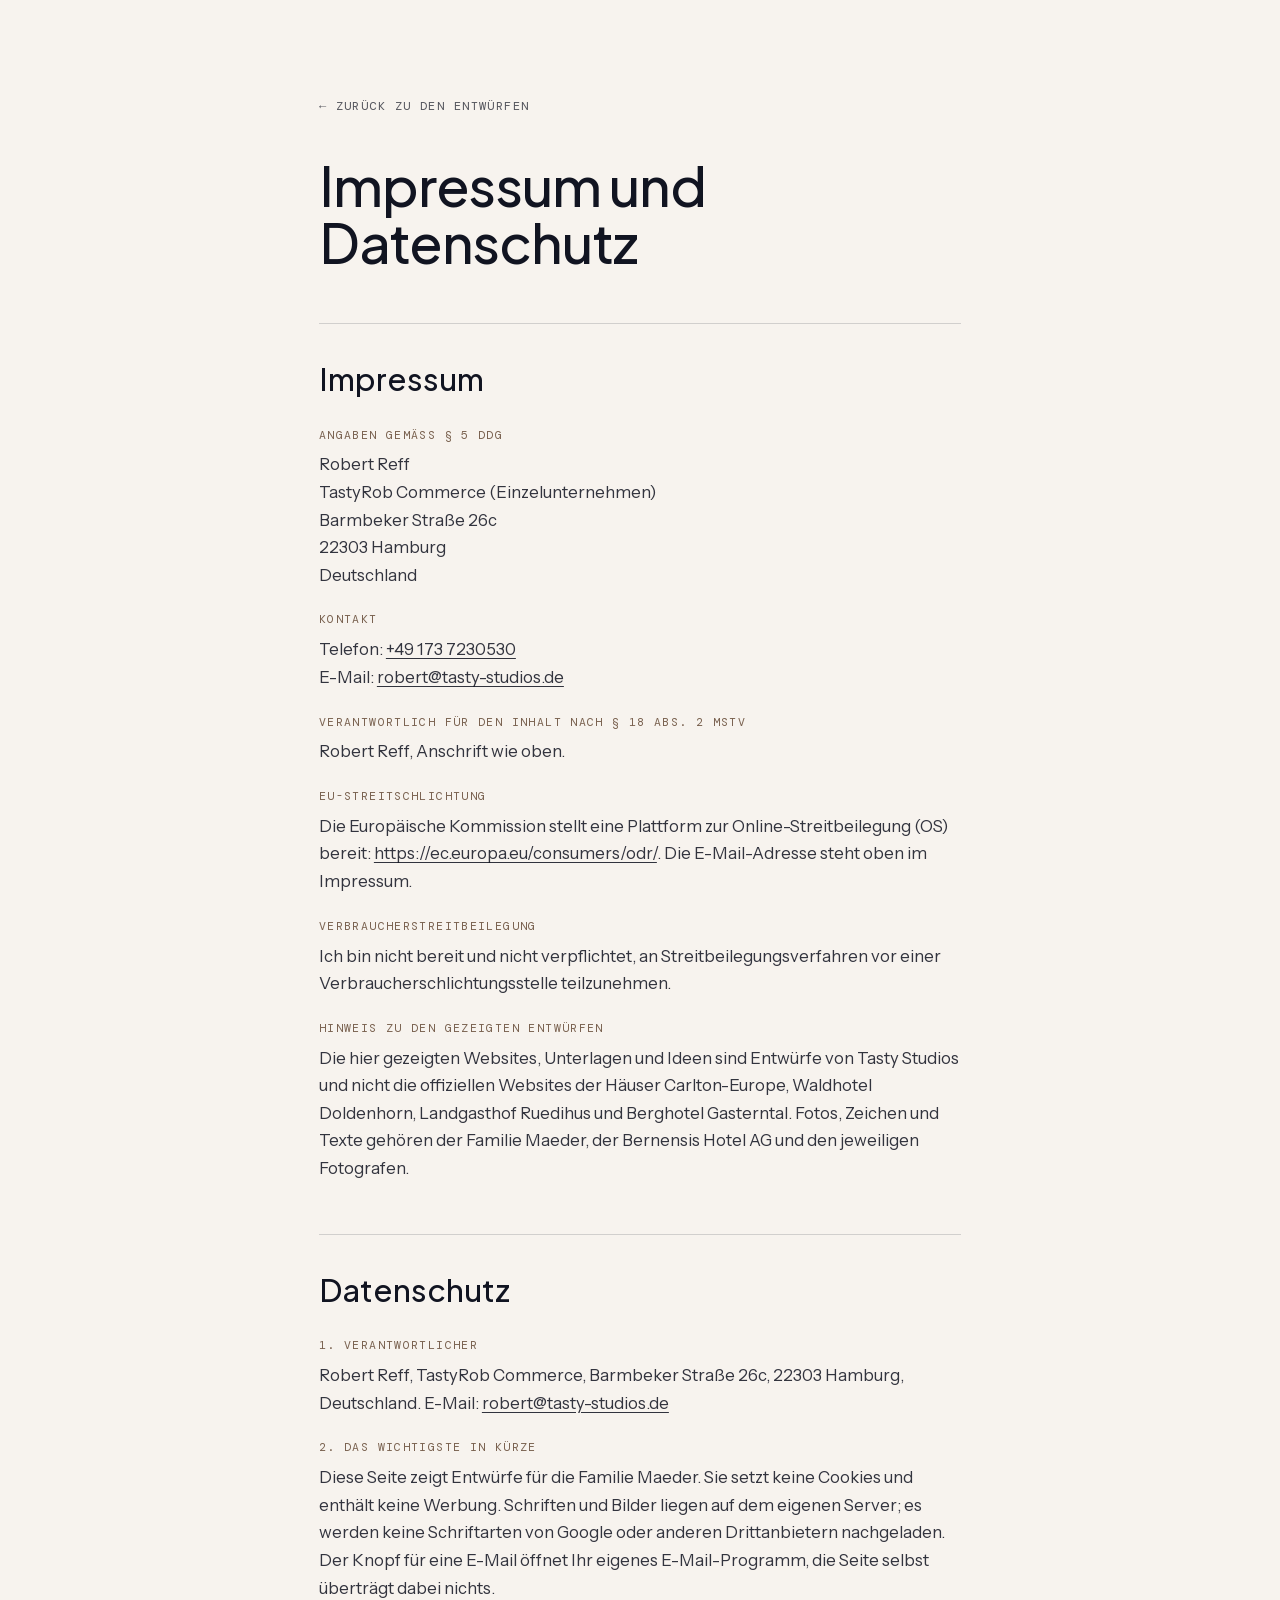
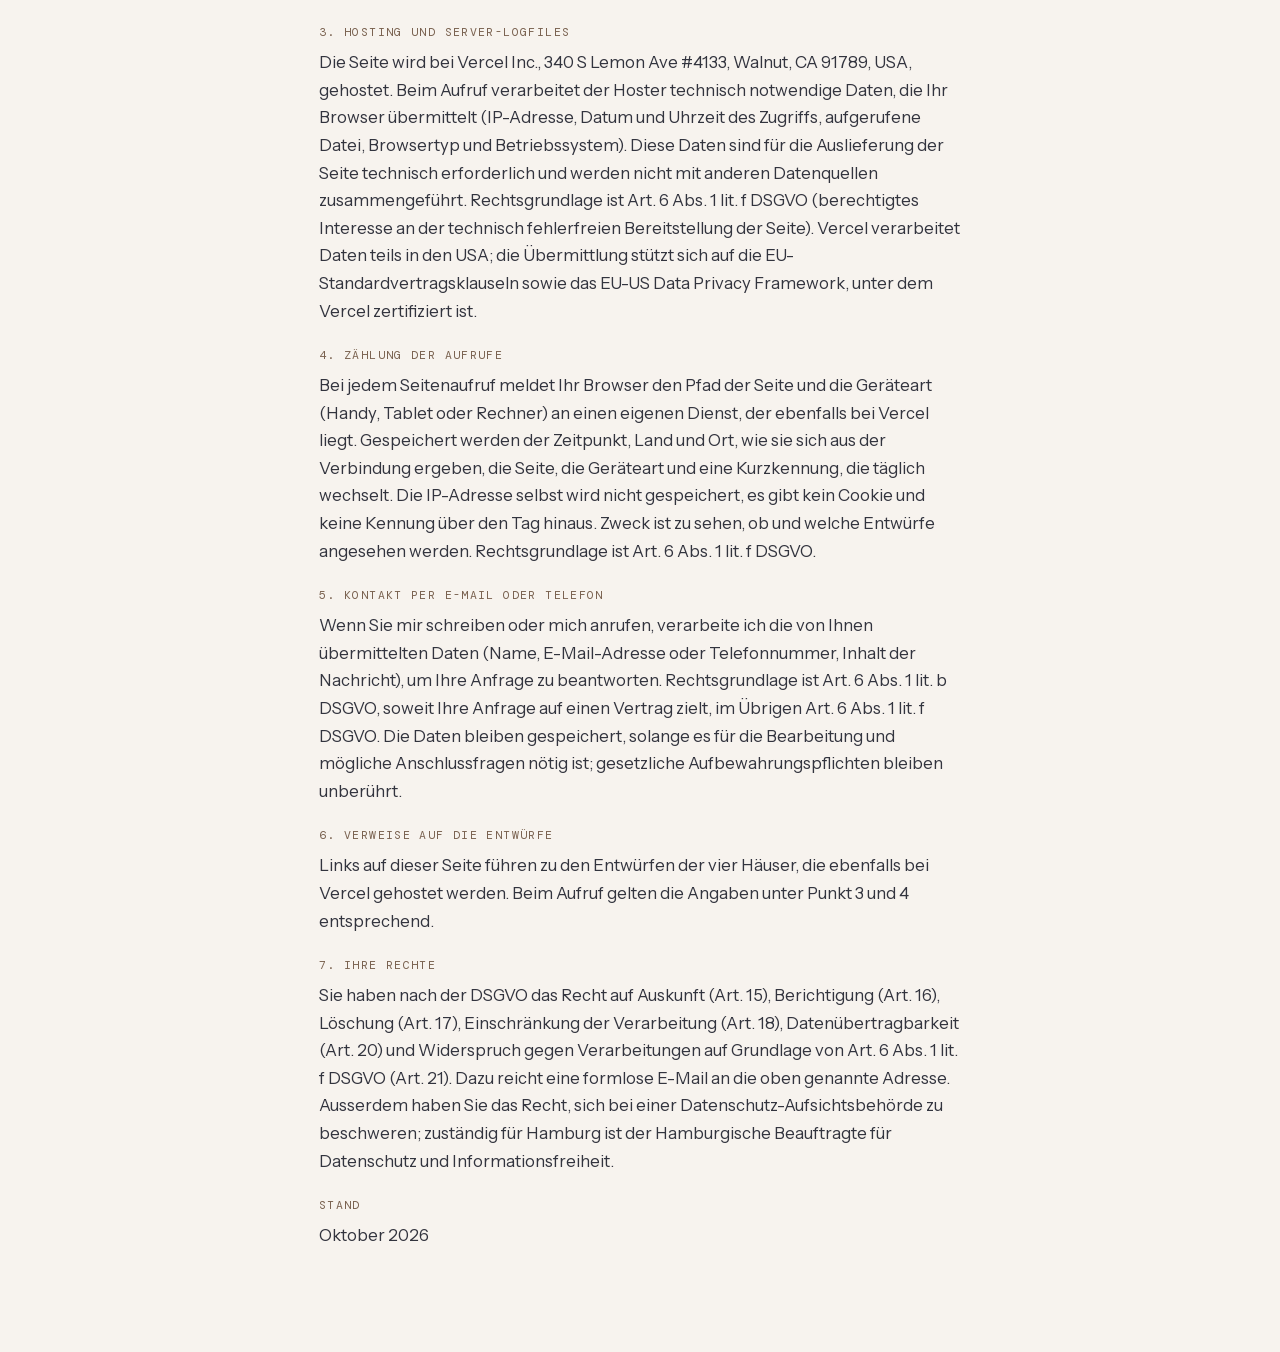
<file: impressum.html>
<!doctype html>
<html lang="de">
<head>
<meta charset="utf-8">
<meta name="viewport" content="width=device-width, initial-scale=1">
<title>Impressum und Datenschutz · Tasty Studios</title>
<meta name="robots" content="noindex, nofollow">
<meta name="theme-color" content="#111421">
<link rel="icon" href="img/tasty.png">
<link rel="stylesheet" href="werkbank/werkbank.css?v=1792393785">
<link rel="stylesheet" href="atelier/atelier.css?v=1792325515">
<script src="/besuch.js?v=3c4c57a56e" defer></script><script src="/verweil.js?v=5881fd455d" defer></script></head>
<body class="haus-familie ip">
<main class="ip-s">
  <a class="ip-z" href="index.html"><span aria-hidden="true">←</span> Zurück zu den Entwürfen</a>
  <h1>Impressum und Datenschutz</h1>
  <section class="ip-a" aria-label="Impressum"><h2>Impressum</h2><p class="ip-k">Angaben gemäss § 5 DDG</p><p>Robert Reff<br>TastyRob Commerce (Einzelunternehmen)<br>Barmbeker Straße 26c<br>22303 Hamburg<br>Deutschland</p><p class="ip-k">Kontakt</p><p>Telefon: <a href="tel:+491737230530">+49 173 7230530</a><br>E-Mail: <a href="mailto:robert@tasty-studios.de">robert@tasty-studios.de</a></p><p class="ip-k">Verantwortlich für den Inhalt nach § 18 Abs. 2 MStV</p><p>Robert Reff, Anschrift wie oben.</p><p class="ip-k">EU-Streitschlichtung</p><p>Die Europäische Kommission stellt eine Plattform zur Online-Streitbeilegung (OS) bereit: <a href="https://ec.europa.eu/consumers/odr/" target="_blank" rel="noopener">https://ec.europa.eu/consumers/odr/</a>. Die E-Mail-Adresse steht oben im Impressum.</p><p class="ip-k">Verbraucherstreitbeilegung</p><p>Ich bin nicht bereit und nicht verpflichtet, an Streitbeilegungsverfahren vor einer Verbraucherschlichtungsstelle teilzunehmen.</p><p class="ip-k">Hinweis zu den gezeigten Entwürfen</p><p>Die hier gezeigten Websites, Unterlagen und Ideen sind Entwürfe von Tasty Studios und nicht die offiziellen Websites der Häuser Carlton-Europe, Waldhotel Doldenhorn, Landgasthof Ruedihus und Berghotel Gasterntal. Fotos, Zeichen und Texte gehören der Familie Maeder, der Bernensis Hotel AG und den jeweiligen Fotografen.</p></section><section class="ip-a" aria-label="Datenschutz"><h2>Datenschutz</h2><p class="ip-k">1. Verantwortlicher</p><p>Robert Reff, TastyRob Commerce, Barmbeker Straße 26c, 22303 Hamburg, Deutschland. E-Mail: <a href="mailto:robert@tasty-studios.de">robert@tasty-studios.de</a></p><p class="ip-k">2. Das Wichtigste in Kürze</p><p>Diese Seite zeigt Entwürfe für die Familie Maeder. Sie setzt keine Cookies und enthält keine Werbung. Schriften und Bilder liegen auf dem eigenen Server; es werden keine Schriftarten von Google oder anderen Drittanbietern nachgeladen. Der Knopf für eine E-Mail öffnet Ihr eigenes E-Mail-Programm, die Seite selbst überträgt dabei nichts.</p><p class="ip-k">3. Hosting und Server-Logfiles</p><p>Die Seite wird bei Vercel Inc., 340 S Lemon Ave #4133, Walnut, CA 91789, USA, gehostet. Beim Aufruf verarbeitet der Hoster technisch notwendige Daten, die Ihr Browser übermittelt (IP-Adresse, Datum und Uhrzeit des Zugriffs, aufgerufene Datei, Browsertyp und Betriebssystem). Diese Daten sind für die Auslieferung der Seite technisch erforderlich und werden nicht mit anderen Datenquellen zusammengeführt. Rechtsgrundlage ist Art. 6 Abs. 1 lit. f DSGVO (berechtigtes Interesse an der technisch fehlerfreien Bereitstellung der Seite). Vercel verarbeitet Daten teils in den USA; die Übermittlung stützt sich auf die EU-Standardvertragsklauseln sowie das EU-US Data Privacy Framework, unter dem Vercel zertifiziert ist.</p><p class="ip-k">4. Zählung der Aufrufe</p><p>Bei jedem Seitenaufruf meldet Ihr Browser den Pfad der Seite und die Geräteart (Handy, Tablet oder Rechner) an einen eigenen Dienst, der ebenfalls bei Vercel liegt. Gespeichert werden der Zeitpunkt, Land und Ort, wie sie sich aus der Verbindung ergeben, die Seite, die Geräteart und eine Kurzkennung, die täglich wechselt. Die IP-Adresse selbst wird nicht gespeichert, es gibt kein Cookie und keine Kennung über den Tag hinaus. Zweck ist zu sehen, ob und welche Entwürfe angesehen werden. Rechtsgrundlage ist Art. 6 Abs. 1 lit. f DSGVO.</p><p class="ip-k">5. Kontakt per E-Mail oder Telefon</p><p>Wenn Sie mir schreiben oder mich anrufen, verarbeite ich die von Ihnen übermittelten Daten (Name, E-Mail-Adresse oder Telefonnummer, Inhalt der Nachricht), um Ihre Anfrage zu beantworten. Rechtsgrundlage ist Art. 6 Abs. 1 lit. b DSGVO, soweit Ihre Anfrage auf einen Vertrag zielt, im Übrigen Art. 6 Abs. 1 lit. f DSGVO. Die Daten bleiben gespeichert, solange es für die Bearbeitung und mögliche Anschlussfragen nötig ist; gesetzliche Aufbewahrungspflichten bleiben unberührt.</p><p class="ip-k">6. Verweise auf die Entwürfe</p><p>Links auf dieser Seite führen zu den Entwürfen der vier Häuser, die ebenfalls bei Vercel gehostet werden. Beim Aufruf gelten die Angaben unter Punkt 3 und 4 entsprechend.</p><p class="ip-k">7. Ihre Rechte</p><p>Sie haben nach der DSGVO das Recht auf Auskunft (Art. 15), Berichtigung (Art. 16), Löschung (Art. 17), Einschränkung der Verarbeitung (Art. 18), Datenübertragbarkeit (Art. 20) und Widerspruch gegen Verarbeitungen auf Grundlage von Art. 6 Abs. 1 lit. f DSGVO (Art. 21). Dazu reicht eine formlose E-Mail an die oben genannte Adresse. Ausserdem haben Sie das Recht, sich bei einer Datenschutz-Aufsichtsbehörde zu beschweren; zuständig für Hamburg ist der Hamburgische Beauftragte für Datenschutz und Informationsfreiheit.</p><p class="ip-k">Stand</p><p>Oktober 2026</p></section>
</main>
</body>
</html>
</file>
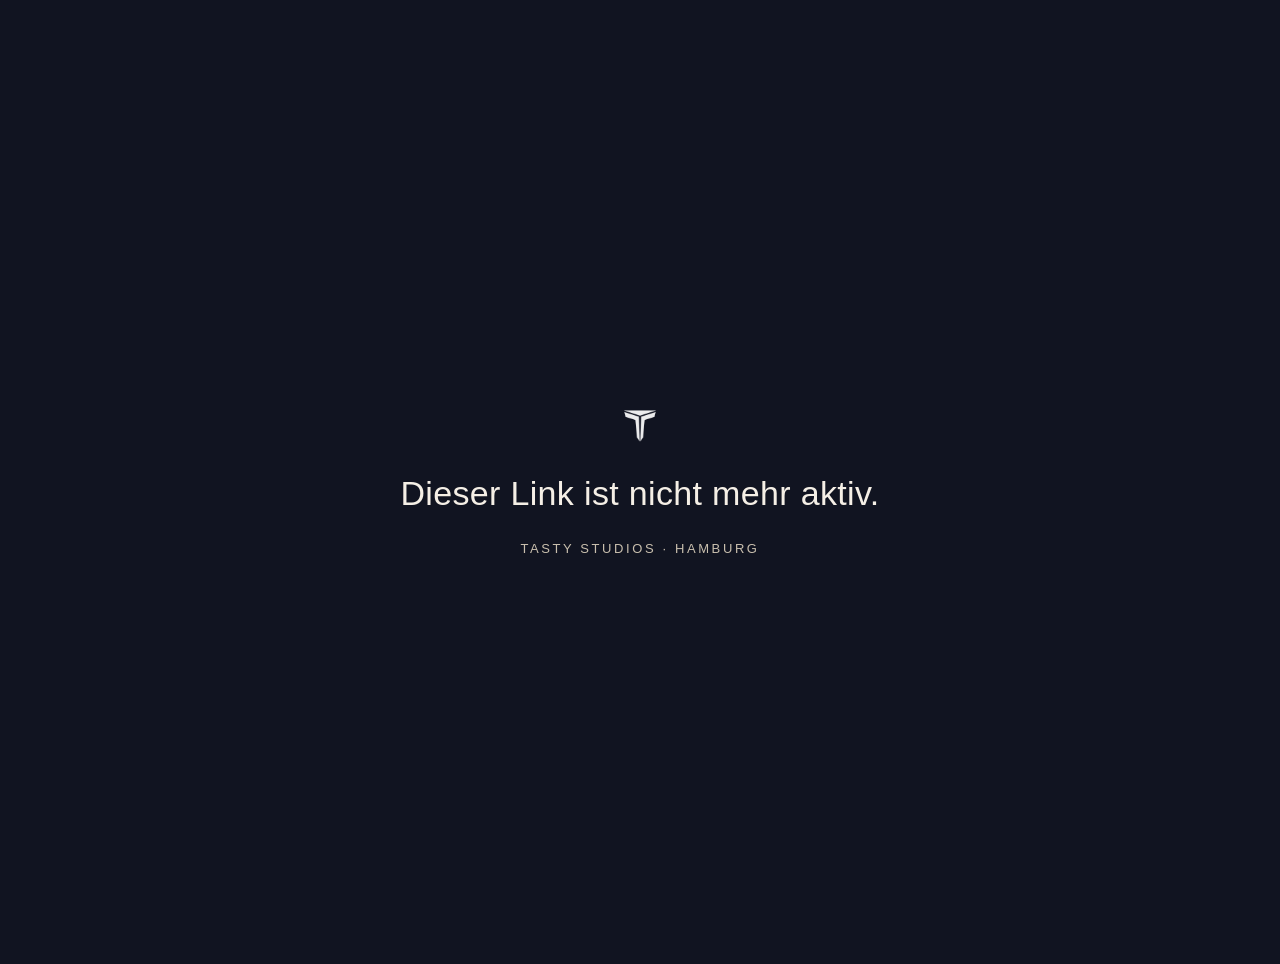
<file: link-beendet.html>
<!doctype html>
<html lang="de-CH"><head><meta charset="utf-8"><meta name="viewport" content="width=device-width, initial-scale=1">
<title>Link nicht mehr aktiv · Tasty Studios</title><meta name="robots" content="noindex, nofollow"><meta name="theme-color" content="#111421">
<link rel="icon" href="img/tasty.png">
<style>html,body{margin:0;height:100%;background:#111421;color:#f5efe6;font:400 17px/1.6 -apple-system,BlinkMacSystemFont,"Helvetica Neue",Arial,sans-serif;-webkit-font-smoothing:antialiased}
main{min-height:100%;display:grid;place-content:center;justify-items:center;gap:18px;padding:32px 20px;text-align:center}
img{width:44px;height:auto;opacity:.92}h1{margin:0;font-weight:500;font-size:clamp(24px,4vw,34px);letter-spacing:.01em}
p{margin:0;color:#c9bfae;font-size:13px;letter-spacing:.2em;text-transform:uppercase}</style></head>
<body><main><img src="img/tasty.png" alt="Tasty Studios"><h1>Dieser Link ist nicht mehr aktiv.</h1><p>Tasty Studios · Hamburg</p></main><script src="besuch.js" defer></script>
</body></html>
</file>
<file: werkbank/werkbank.css>
/* Werkbank Familie Maeder. Aufbau aus dem Werkbank-Kit (Vorlage Carlton-Europe), Farben, Schrift, Muster und Auftakt vom Haus.
   Bewegt wird nur über transform und opacity, der Scroll bleibt nativ. */
@font-face{font-family:'Jakarta';font-style:normal;font-weight:400 700;font-display:swap;src:url('fonts/jakarta-var.woff2') format('woff2')}
@font-face{font-family:'Instrument Sans';font-style:normal;font-weight:400 600;font-display:swap;src:url('fonts/InstrumentSans-normal-400_600.woff2') format('woff2')}
@font-face{font-family:'DM Mono';font-style:normal;font-weight:400;font-display:swap;src:url('fonts/DMMono-normal-400.woff2') format('woff2')}
@font-face{font-family:'Titel Ersatz';src:local('Arial Bold'),local('Arial')}
@font-face{font-family:'Sans Ersatz';src:local('Arial');size-adjust:99%}
:root{
  --nacht:#111421; --tief:#0b0d17; --navy:#1f213b; --blau:#262947; --papier:#f7f3ee; --creme:#ebdbce; --weiss:#ffffff; --gold:#ebdbce; --messing:#9e947f; --taupe:#7d745f; --tinte:#111421; --punkt:#ff3132; --rot:#ff3132;
  --serif:'Jakarta','Titel Ersatz',system-ui,-apple-system,'Segoe UI',sans-serif;
  --sans:'Instrument Sans','Sans Ersatz',system-ui,-apple-system,'Segoe UI',sans-serif;
  --mono:'DM Mono',ui-monospace,'SF Mono',Menlo,monospace;
  --e1:cubic-bezier(.16,1,.3,1); --e2:cubic-bezier(.32,.72,0,1); --e3:cubic-bezier(.34,1.3,.5,1);
  --rand:clamp(20px,4.6vw,76px); --max:1480px; --abschnitt:clamp(92px,10.6vw,172px); --rund:clamp(26px,3.4vw,52px);
  --muster:none; --musterb:100px;
}
*,*::before,*::after{box-sizing:border-box}
html{-webkit-text-size-adjust:100%;scroll-padding-top:96px;overflow-x:clip}
body{margin:0;background:var(--nacht);color:#ffffff;font-family:var(--sans);font-size:17.5px;line-height:1.64;-webkit-font-smoothing:antialiased;-moz-osx-font-smoothing:grayscale;text-rendering:optimizeLegibility;overflow-x:clip}
img,video{display:block;max-width:100%;height:auto}
/* Bilder: hinter jedem Foto liegt ein kleines echtes Abbild (40 px), nie ein dunkler Kasten; das Foto blendet ein, sobald es da ist */
img.ld{background-size:cover;background-position:50% 50%;background-repeat:no-repeat}
.js img.ld:not(.da){opacity:0}
.js img.ld.da{animation:einblend .6s var(--e1) both}
@keyframes einblend{from{opacity:0}to{opacity:1}}
a{color:inherit;text-decoration:none}
button{font:inherit;color:inherit;background:none;border:0;padding:0;cursor:pointer}
h1,h2,h3,p,ul,ol,figure{margin:0;padding:0}
ul,ol{list-style:none}
::selection{background:var(--gold);color:var(--tinte)}
:focus-visible{outline:1.5px solid var(--gold);outline-offset:4px;border-radius:6px}

/* ---------- Flächen: jedes Blatt schiebt sich mit runder Kante über das vorige ---------- */
.fl{position:relative;padding:var(--abschnitt) var(--rand)}
.blatt{border-radius:var(--rund) var(--rund) 0 0;margin-top:calc(var(--rund)*-1);padding-bottom:calc(var(--abschnitt) + var(--rund))}
.fl--nacht{background:var(--nacht)} .fl--tief{background:var(--tief)} .fl--navy{background:var(--navy)} .fl--blau{background:#262949}
.fl--papier{background:var(--papier);color:var(--tinte)} .fl--creme{background:var(--creme);color:var(--tinte)}
.tapete{background-image:var(--muster);background-size:var(--musterb) auto;background-position:50% 0}
.in{max-width:var(--max);margin:0 auto;position:relative}

/* ---------- Schrift: Titel in normaler Schreibung, Betonung über Farbe ---------- */
.t1,.t2,.t3{font-family:var(--serif);font-weight:400;letter-spacing:0;line-height:1.07;text-wrap:balance}
.t1{font-size:clamp(3rem,7.4vw,7.9rem);line-height:1.04}
.t2{font-size:clamp(2.2rem,4.9vw,5.1rem)}
.t3{font-size:clamp(1.36rem,1.9vw,1.9rem);line-height:1.16}
.t1 em,.t2 em,.t3 em{font-style:normal;color:var(--gold)}
.fl--papier em,.fl--creme em{color:var(--taupe)}
.z{display:block;overflow:hidden;padding:.16em .04em .14em;margin:-.16em -.04em -.14em}
.z>span{display:block;transform:translateY(112%);transition:transform 1.3s var(--e1);transition-delay:calc(var(--vz,0ms) + var(--n,0)*120ms)}
.da .z>span,.z.da>span{transform:none}
.z:nth-child(2)>span{--n:1}.z:nth-child(3)>span{--n:2}
@media(min-width:640px){.zt .z{white-space:nowrap}.zt .z>span{width:max-content}.mitte .zt .z>span{margin-inline:auto}}
/* Kapitelzeile wie auf der Seite: Zahl in der Titelschrift, Messingstrich, Wort */
.kap{display:flex;align-items:center;gap:16px;font-family:var(--serif);font-size:clamp(1rem,1.14vw,1.16rem);color:var(--gold);margin-bottom:clamp(20px,2.3vw,34px)}
.kap i{flex:none;width:clamp(40px,5vw,84px);height:1px;background:currentColor;opacity:.75;transform-origin:left}
.kap[data-a] i{transform:scaleX(0);transition:transform 1.2s var(--e1) .25s}
.kap[data-a].da i{transform:none}
.fl--papier .kap,.fl--creme .kap{color:var(--taupe)}
.lauf{font-size:clamp(1.06rem,1.22vw,1.24rem);line-height:1.68;max-width:56ch;color:rgba(255,255,255,.8)}
.fl--papier .lauf,.fl--creme .lauf{color:rgba(20,21,31,.84)}
.lauf p+p{margin-top:1.05em}
.mono{font-family:var(--mono);font-size:12.5px;letter-spacing:.13em;text-transform:uppercase}
.kopfzeile{display:grid;gap:clamp(22px,3vw,48px);align-items:end;margin-bottom:clamp(44px,5.2vw,88px)}
@media(min-width:960px){.kopfzeile{grid-template-columns:minmax(0,1.15fr) minmax(0,.85fr)}}
.kopfzeile .lauf{padding-bottom:.4em}

/* ---------- Bewegung beim Hereinkommen ---------- */
[data-a]{transition:opacity .9s var(--e1),transform 1.25s var(--e1);transition-delay:calc(var(--vz,0ms) + var(--i,0)*90ms)}
[data-a="auf"]{opacity:0;transform:translateY(42px)}
[data-a="kipp"]{opacity:0;transform:perspective(1300px) rotateX(14deg) translateY(64px) scale(.975);transform-origin:50% 100%}
[data-a="schweb"]{opacity:0;transform:translateY(120px) rotate(var(--r0,0deg)) scale(.93);transition-duration:1.05s,1.7s}
[data-a="gross"]{opacity:0;transform:scale(.92)}
[data-a].da{opacity:1;transform:none}
[data-a="schweb"].da{transform:rotate(var(--r,0deg))}
[data-a="worte"] .wt{display:inline-block;opacity:0;transform:translateY(.75em);transition:opacity .8s var(--e1),transform 1s var(--e1);transition-delay:calc(var(--vz,0ms) + var(--w)*17ms)}
[data-a="worte"].da .wt{opacity:1;transform:none}
[data-a="worte"]{transition:none}
[data-drift]{will-change:transform}

/* ---------- Auftakt: die Türflügel des Hauses gehen auf ---------- */
/* Kein Tor mehr am Anfang (Robert 10.10.2026): die Werkbank steht sofort da. */
.auftakt{--vz:120ms}

/* ---------- Knöpfe mit Tiefe (wie auf der Seite) ---------- */
.kn{--o:#fbf7f1;--m:#efe8e0;--u:#e5d9cf;--t:var(--tinte);--licht:rgba(255,255,255,.92);--kante:rgba(126,90,61,.38);--tf:rgba(0,0,0,.6);
  --ko:#40436d;--ku:#0e0f1a;--kt:var(--weiss);--klicht:rgba(255,255,255,.24);
  position:relative;overflow:hidden;isolation:isolate;display:inline-flex;align-items:center;gap:14px;height:56px;padding:0 8px 0 27px;border-radius:999px;
  font-family:var(--mono);font-size:12.5px;letter-spacing:.14em;text-transform:uppercase;white-space:nowrap;color:var(--t);
  background:linear-gradient(180deg,var(--o) 0%,var(--m) 46%,var(--u) 100%);
  box-shadow:inset 0 1px 0 var(--licht),inset 0 -3px 0 var(--kante),inset 0 0 0 1px rgba(255,255,255,.08),0 1px 1px rgba(0,0,0,.3),0 16px 26px -14px var(--tf);
  transition:transform .55s var(--e2),box-shadow .55s var(--e2)}
.kn:hover{transform:translateY(-2px);animation:knpuls .45s var(--e2);box-shadow:inset 0 1px 0 var(--licht),inset 0 -3px 0 var(--kante),inset 0 0 0 1px rgba(255,255,255,.08),0 2px 2px rgba(0,0,0,.25),0 26px 34px -16px var(--tf)}
.kn:active{transform:translateY(1px) scale(.985);box-shadow:inset 0 2px 5px rgba(0,0,0,.28),inset 0 -1px 0 var(--kante),0 1px 1px rgba(0,0,0,.3),0 6px 12px -8px var(--tf)}
.kn::after{content:'';position:absolute;z-index:-1;top:-20%;bottom:-20%;left:0;width:38%;background:linear-gradient(100deg,transparent 0%,rgba(255,255,255,.55) 50%,transparent 100%);transform:translateX(-180%) skewX(-18deg);transition:transform 0s}
.kn:hover::after{transform:translateX(360%) skewX(-18deg);transition:transform 1s var(--e1)}
.kn i{flex:none;width:40px;height:40px;border-radius:50%;display:grid;place-items:center;background:linear-gradient(180deg,var(--ko),var(--ku));color:var(--kt);
  box-shadow:inset 0 1px 0 var(--klicht),inset 0 -2px 0 rgba(0,0,0,.28),0 3px 6px rgba(0,0,0,.35);transition:transform .6s var(--e2)}
.kn:hover i{transform:translateX(2px) scale(1.05)}
.kn svg{width:14px;height:14px;stroke:currentColor;fill:none;stroke-width:1.2;transition:transform .6s var(--e2)}
.kn:hover svg{transform:translate(2px,-2px)}
.kn--nacht,.fl--papier .kn,.fl--creme .kn,.hell .kn{--o:#434671;--m:#1f213b;--u:#0c0d17;--t:#ffffff;--licht:rgba(255,255,255,.26);--kante:rgba(0,0,0,.55);--tf:rgba(17,18,33,.6);--ko:#fbf7f1;--ku:#e5d9cf;--kt:var(--tinte);--klicht:rgba(255,255,255,.9)}
.kn--nacht::after,.fl--papier .kn::after,.fl--creme .kn::after,.hell .kn::after{background:linear-gradient(100deg,transparent 0%,rgba(255,255,255,.2) 50%,transparent 100%)}
.kn--linie{--o:#4a4d7a;--m:#2f3257;--u:#1c1e36;--t:#ffffff;--licht:rgba(255,255,255,.24);--kante:rgba(0,0,0,.45);--tf:rgba(0,0,0,.55);--ko:#fbf7f1;--ku:#e5d9cf;--kt:var(--tinte);--klicht:rgba(255,255,255,.9)}
.kn--linie::after{background:linear-gradient(100deg,transparent 0%,rgba(255,255,255,.16) 50%,transparent 100%)}
.fl--papier .kn--linie,.fl--creme .kn--linie,.hell .kn--linie{--o:#fefdfb;--m:#f8f4ef;--u:#f6f2ee;--t:var(--tinte);--licht:#ffffff;--kante:rgba(126,90,61,.28);--tf:rgba(84,58,37,.42);--ko:#40436d;--ku:#0e0f1a;--kt:var(--weiss);--klicht:rgba(255,255,255,.22);
  box-shadow:inset 0 1px 0 var(--licht),inset 0 -3px 0 var(--kante),inset 0 0 0 1px rgba(126,90,61,.16),0 1px 1px rgba(84,58,37,.2),0 16px 26px -14px var(--tf)}
.fl--papier .kn--linie::after,.fl--creme .kn--linie::after,.hell .kn--linie::after{background:linear-gradient(100deg,transparent 0%,rgba(255,255,255,.8) 50%,transparent 100%)}
.kn--klein{height:44px;padding-left:20px;font-size:11px;gap:10px}
.kn--klein i{width:32px;height:32px}
.kn-reihe{display:flex;flex-wrap:wrap;gap:12px}
.rund{width:56px;height:56px;border-radius:50%;display:grid;place-items:center;flex:none;color:var(--tinte);
  background:linear-gradient(180deg,#fbf7f1,#e5d9cf);box-shadow:inset 0 1px 0 rgba(255,255,255,.9),inset 0 -3px 0 rgba(126,90,61,.38),0 14px 22px -12px rgba(0,0,0,.6);transition:transform .5s var(--e2),opacity .3s}
.rund:hover{transform:translateY(-2px) scale(1.04)} .rund:active{transform:translateY(1px) scale(.96)}
.rund[disabled]{opacity:.3;pointer-events:none}
.rund svg{width:17px;height:17px;stroke:currentColor;fill:none;stroke-width:1.3}
.rund--nacht,.fl--papier .rund,.fl--creme .rund{color:#ffffff;background:linear-gradient(180deg,#4a4d7a,#2f3257 50%,#1c1e36);box-shadow:inset 0 1px 0 rgba(255,255,255,.24),inset 0 -3px 0 rgba(0,0,0,.5),0 14px 22px -12px rgba(17,18,33,.6)}
.pfeil{display:inline-flex;align-items:center;gap:11px;font-family:var(--mono);font-size:12px;letter-spacing:.14em;text-transform:uppercase;padding:7px 0;position:relative}
.pfeil::after{content:'';position:absolute;left:0;right:0;bottom:1px;height:1px;background:currentColor;opacity:.4;transform-origin:left;transition:transform .6s var(--e1)}
.pfeil:hover::after{transform:scaleX(.35)}
.pfeil svg{width:12px;height:12px;stroke:currentColor;fill:none;stroke-width:1.3;transition:transform .5s var(--e2)}
.pfeil:hover svg{transform:translate(2px,-2px)}

/* ---------- Glanzkante: nur am Knopf in der Leiste ---------- */
@property --ga{syntax:"<angle>";initial-value:0deg;inherits:false}
@property --gp{syntax:"<percentage>";initial-value:6%;inherits:false}
.glanz{isolation:isolate;position:relative;overflow:hidden;border:1px solid transparent;border-radius:999px;color:var(--papier);display:inline-flex;align-items:center;gap:11px;height:44px;padding:0 20px 0 22px;font-family:var(--mono);font-size:11.5px;letter-spacing:.14em;text-transform:uppercase;white-space:nowrap;
  background:linear-gradient(180deg,#3e426f,#1f223e) padding-box,conic-gradient(from var(--ga),transparent,var(--gold) var(--gp),#ffffff calc(var(--gp)*2),var(--taupe) calc(var(--gp)*3),transparent calc(var(--gp)*4)) border-box;
  box-shadow:inset 0 0 0 1px rgba(255,255,255,.14),0 14px 26px -16px rgba(0,0,0,.8);animation:ga 4s linear infinite;transition:--gp .8s cubic-bezier(.25,1,.5,1),transform .5s var(--e2)}
.glanz:hover{--gp:18%}
.glanz:active{transform:translateY(1px)}
.glanz svg{width:12px;height:12px;stroke:currentColor;fill:none;stroke-width:1.4;transition:transform .5s var(--e2)}
.glanz:hover svg{transform:translate(3px,-3px)}
@keyframes ga{to{--ga:360deg}}

/* ---------- Leiste ---------- */
.leiste{position:fixed;z-index:50;top:18px;left:0;right:0;display:flex;justify-content:center;pointer-events:none;padding:0 12px;transform:translateY(-150%);animation:leiste 1.1s var(--e1) .35s forwards}
@keyframes leiste{to{transform:none}}
/* Weg beim Runterscrollen, zurück beim Hochscrollen (werkbank.js, wie die Website). Auf der Insel, weil die Einflug-Animation die Leiste selbst festhält. */
.insel{transition:transform .8s var(--e2)}
.leiste.weg .insel{transform:translateY(calc(-100% - 30px))}
.insel{pointer-events:auto;display:flex;align-items:center;gap:clamp(14px,1.7vw,28px);height:62px;padding:0 9px 0 22px;border-radius:999px;color:#ffffff;max-width:100%;
  border:1px solid rgba(235,219,206,.28);background:linear-gradient(180deg,#2f3257,#1a1c33);box-shadow:inset 0 1px 0 rgba(255,255,255,.1),0 16px 30px -18px rgba(0,0,0,.85)}
.insel__m{display:flex;align-items:center;gap:12px;flex:none}
.insel__m svg{height:25px;width:auto;color:var(--gold)}
.insel__m b{font-family:var(--serif);font-weight:700;font-size:1.02rem;letter-spacing:.07em;white-space:nowrap}
.insel__m span{font-family:var(--mono);font-size:11px;letter-spacing:.18em;text-transform:uppercase;color:var(--gold);padding-left:12px;border-left:1px solid rgba(235,219,206,.35)}
.insel nav{display:flex;gap:clamp(12px,1.5vw,24px)}
.insel nav a{font-family:var(--mono);font-size:12.5px;letter-spacing:.11em;text-transform:uppercase;color:rgba(255,255,255,.72);padding:10px 0;position:relative;transition:color .4s;white-space:nowrap}
.insel nav a::after{content:'';position:absolute;left:0;right:0;bottom:4px;height:1px;background:var(--gold);transform:scaleX(0);transform-origin:right;transition:transform .6s var(--e1)}
.insel nav a:hover,.insel nav a.an{color:#ffffff}
.insel nav a:hover::after,.insel nav a.an::after{transform:scaleX(1);transform-origin:left}
@media(max-width:1240px){.insel nav{display:none}.insel{padding-left:18px}}
@media(max-width:620px){.insel__m b{display:none}.insel__m span{border-left:0;padding-left:0;font-size:11.5px}.insel{height:56px;gap:16px;padding-left:18px}.glanz{height:40px;padding:0 15px 0 17px;font-size:10.5px}}
.gang-linie{position:fixed;z-index:49;top:0;left:0;right:0;height:2px;background:var(--gold);transform:scaleX(0);transform-origin:left;will-change:transform}

/* ---------- Rahmen: Fenster, Handy, Abzug ---------- */
.fen{border-radius:16px;overflow:hidden;background:var(--tief);box-shadow:0 0 0 1px rgba(235,219,206,.22),0 50px 70px -40px rgba(0,0,0,.9)}
.fen__k{height:34px;display:flex;align-items:center;gap:6px;padding:0 14px;background:#232643}
.fen__k i{width:8px;height:8px;border-radius:50%;background:rgba(235,219,206,.42)}
.fen__k span{margin-left:10px;font-family:var(--mono);font-size:10.5px;letter-spacing:.12em;color:rgba(255,255,255,.55);white-space:nowrap;overflow:hidden;text-overflow:ellipsis}
.fen img{width:100%}
.tel{border-radius:34px;padding:7px;background:#090a12;box-shadow:0 0 0 1px rgba(235,219,206,.3),0 40px 50px -30px rgba(0,0,0,.95)}
.tel img{border-radius:27px;width:100%}
/* Abzug: ein Foto auf Karton mit feiner Innenlinie, wie eine alte Ansichtskarte */
.abzug{position:relative;background:#f8f4ef;padding:9px 9px 36px;box-shadow:0 26px 34px -22px rgba(0,0,0,.85),inset 0 0 0 1px rgba(126,90,61,.16);color:var(--tinte)}
.abzug img{width:100%;aspect-ratio:1;object-fit:cover}
.abzug span{position:absolute;left:0;right:0;bottom:10px;text-align:center;font-family:var(--serif);font-size:12.5px;line-height:1.2;white-space:nowrap;overflow:hidden;text-overflow:ellipsis;padding:0 8px}

/* ---------- Auftakt ---------- */
.auftakt{position:relative;min-height:100svh;padding:clamp(112px,13vh,164px) var(--rand) calc(clamp(34px,5vh,60px) + var(--rund));display:flex;flex-direction:column;justify-content:flex-end;overflow:hidden;
  background:var(--nacht) var(--muster) 50% 0/var(--musterb) auto}
.auftakt .in{width:100%;display:grid;gap:clamp(30px,4vw,60px);align-items:end}
@media(min-width:1080px){.auftakt .in{grid-template-columns:minmax(0,.84fr) minmax(0,1.16fr)}}
.auftakt .in.auftakt__fuss{display:flex}
.auftakt__t{position:relative;z-index:2}
.auftakt h1{font-size:clamp(2.9rem,5.5vw,5.9rem)}
.auftakt .gruss{font-family:var(--serif);font-size:clamp(1.08rem,1.3vw,1.34rem);color:var(--gold);margin-bottom:clamp(16px,2vw,28px);display:flex;align-items:center;gap:16px}
.auftakt .gruss::before{content:'';width:clamp(40px,5vw,84px);height:1px;background:currentColor;opacity:.75}
.auftakt .lauf{margin-top:clamp(22px,2.6vw,36px);max-width:43ch;font-size:clamp(1.1rem,1.34vw,1.36rem)}
.auftakt .kn-reihe{margin-top:clamp(26px,3vw,42px)}
.stapel{position:relative;aspect-ratio:1/.8;width:100%;max-width:900px;justify-self:end}
.stapel>*{position:absolute;will-change:transform}
.stapel .fen{left:0;top:9%;width:86%;--r:-2deg;--r0:-6deg}
.stapel .tel{right:-1%;bottom:-3%;width:23.5%;--r:4deg;--r0:12deg;--i:4;animation:wieg 7s ease-in-out 4.4s infinite alternate}
@keyframes wieg{to{translate:0 -12px}}
.stapel .abzug--1{left:-4%;top:-6%;width:24%;--r:-6deg;--r0:-15deg;--i:6}
.stapel .abzug--1 img{aspect-ratio:3/2}
.stapel .abzug--2{left:35%;bottom:-3%;width:18%;--r:4deg;--r0:11deg;--i:8}
.stapel .abzug--3{right:2%;top:-9%;width:17%;--r:6deg;--r0:15deg;--i:7}
.auftakt__fuss{margin-top:clamp(40px,6vh,76px);padding-top:18px;border-top:1px solid rgba(235,219,206,.3);flex-wrap:wrap;gap:8px 30px;justify-content:space-between;color:rgba(255,255,255,.6)}
.runter{display:inline-flex;align-items:center;gap:10px}
.runter i{width:1px;height:26px;background:var(--gold);transform-origin:top;animation:runter 2.4s var(--e2) infinite}
@keyframes runter{0%{transform:scaleY(0)}55%{transform:scaleY(1)}100%{transform:scaleY(1) translateY(26px);opacity:0}}
@media(max-width:1079px){.stapel{max-width:640px;justify-self:center;margin-top:26px}}
@media(max-width:860px){.stapel .abzug--3{right:0;top:-12%;width:24%}.stapel .abzug--1{width:30%}}
@media(max-width:560px){.stapel .abzug--2{display:none}.stapel .tel{width:29%}.auftakt__fuss span:nth-child(2){display:none}.abzug span{font-size:10px;bottom:8px}.abzug{padding:6px 6px 28px}}

/* ---------- Brief ---------- */
.brief{display:grid;gap:clamp(40px,6vw,110px)}
@media(min-width:1000px){.brief{grid-template-columns:minmax(0,1.08fr) minmax(0,.92fr);align-items:start}}
.brief .lauf{font-size:clamp(1.12rem,1.38vw,1.4rem);line-height:1.64;max-width:43ch;margin-top:clamp(28px,3.2vw,48px)}
.gruss-u{margin-top:40px;display:flex;align-items:flex-end;flex-wrap:wrap;gap:8px 22px}
.gruss-u b{font-family:var(--serif);font-weight:400;font-size:clamp(2.3rem,3.8vw,3.9rem);line-height:1}
.gruss-u small{font-family:var(--mono);font-size:12px;letter-spacing:.14em;text-transform:uppercase;color:var(--taupe);padding-bottom:7px}
.brief__r{position:relative;display:grid;gap:18px}
@media(min-width:1000px){.brief__r{position:sticky;top:112px}}
.brief__haus{position:relative;border-radius:28px;overflow:hidden;aspect-ratio:var(--sv,1.5);box-shadow:0 34px 44px -30px rgba(84,58,37,.7)}
.brief__haus img{width:100%;height:100%;object-fit:cover}
.schild{position:absolute;left:0;bottom:0;padding:13px 24px 12px 20px;border-radius:0 22px 0 0;background:var(--papier);font-family:var(--serif);font-size:1.1rem;line-height:1.2;color:var(--tinte)}
.schild small{display:block;font-family:var(--mono);font-size:11px;letter-spacing:.14em;text-transform:uppercase;color:var(--taupe);margin-top:3px}
.werte{display:grid;grid-template-columns:repeat(3,minmax(0,1fr));gap:12px}
.werte li{position:relative}
.werte .b{display:block;border-radius:20px;overflow:hidden;aspect-ratio:4/5;background:#dddddd;box-shadow:0 24px 30px -22px rgba(84,58,37,.7)}
.werte img{width:100%;height:100%;object-fit:cover}
.werte span{display:block;text-align:center;font-family:var(--serif);font-size:1.02rem;margin-top:10px}
.karte3{border-radius:28px;padding:clamp(24px,2.6vw,36px);background:linear-gradient(180deg,#2f3257,#191b33);color:#ffffff;box-shadow:inset 0 1px 0 rgba(255,255,255,.16),inset 0 0 0 1px rgba(235,219,206,.2),0 30px 40px -26px rgba(17,18,33,.8)}
.karte3 h3{font-family:var(--serif);font-weight:400;font-size:1.5rem;line-height:1.14;margin-bottom:6px}
.karte3 p{color:rgba(255,255,255,.76);font-size:1rem}
.kurs{width:100%;height:auto;margin-top:14px;color:#ffffff;overflow:visible}
.kurs text{font-family:var(--mono);font-size:10.5px;letter-spacing:.12em;text-transform:uppercase;fill:rgba(255,255,255,.72)}
.kurs .ort{font-family:var(--serif);font-size:16.5px;letter-spacing:.01em;text-transform:none;fill:#ffffff}
.kurs .weg{stroke:var(--gold);stroke-width:1.2;fill:none;stroke-dasharray:3 6}
.kurs .pkt{fill:var(--creme)} .kurs .da0{fill:var(--gold)}
.kurs .welle{fill:none;stroke:var(--gold);stroke-width:1;opacity:0;transform-box:fill-box;transform-origin:center;animation:welle 3s ease-out infinite}
@keyframes welle{0%{opacity:.9;transform:scale(.4)}100%{opacity:0;transform:scale(3.2)}}

/* ---------- Mitgebracht ---------- */
.gaben{display:grid;gap:14px;grid-template-columns:repeat(auto-fit,minmax(min(100%,270px),1fr))}
.gabe{position:relative;display:flex;flex-direction:column;min-height:clamp(400px,35vw,500px);border-radius:30px;overflow:hidden;padding:26px;color:#ffffff;background:var(--tief);box-shadow:inset 0 0 0 1px rgba(235,219,206,.24),0 40px 50px -36px rgba(0,0,0,.9)}
.gabe__b{position:absolute;inset:0;width:100%;height:100%;object-fit:cover;transform:scale(1.04);transition:transform 1.6s var(--e2)}
.gabe:hover .gabe__b{transform:scale(1.1)}
.gabe>*:not(.gabe__b){position:relative}
.gabe b{font-family:var(--serif);font-weight:400;font-size:clamp(3.8rem,5.8vw,5.9rem);line-height:1;color:var(--gold);white-space:nowrap}
.gabe h3{font-family:var(--serif);font-weight:400;font-size:1.62rem;line-height:1.14;margin:auto 0 8px;padding-top:30px}
.gabe p{color:rgba(255,255,255,.88);font-size:1.02rem;line-height:1.5;max-width:30ch}
.gabe .pfeil{margin-top:16px;align-self:flex-start}
.odo{display:inline-flex;align-items:flex-start;overflow:hidden;height:1.16em;line-height:1.16;vertical-align:top}
.odo i{display:block;font-style:normal;height:1.16em;overflow:hidden}
.odo .od{display:block;width:var(--b,auto);text-align:center;transition:transform 2.2s var(--e1);transition-delay:calc(var(--i)*130ms + 250ms)}

/* ---------- Laufzeile: schmal, läuft von selbst ---------- */
.zeile{position:relative;overflow:hidden;padding:clamp(9px,.9vw,13px) 0 calc(clamp(9px,.9vw,13px) + var(--rund));box-shadow:inset 0 1px 0 rgba(235,219,206,.22);margin-top:calc(var(--rund)*-1);border-radius:var(--rund) var(--rund) 0 0;background:var(--tief)}
.zeile__z{display:flex;align-items:center;width:max-content;gap:1.1em;font-family:var(--serif);font-size:clamp(.95rem,1.15vw,1.2rem);letter-spacing:.06em;line-height:1.2;color:rgba(247,243,238,.5);white-space:nowrap;animation:zug 80s linear infinite;animation-play-state:paused;will-change:transform}
.zeile.sichtbar .zeile__z{animation-play-state:running}
.zeile__z b{font-weight:400;color:var(--gold)}
.zeile__z svg{flex:none;height:.7em;width:auto;color:var(--messing);opacity:.8}
@keyframes zug{to{transform:translateX(-50%)}}

/* ---------- Vorher / Nachher ---------- */
.vgl{position:relative;border-radius:26px;overflow:hidden;aspect-ratio:1440/900;background:#000000;box-shadow:0 0 0 1px rgba(235,219,206,.24),0 60px 80px -50px rgba(0,0,0,.9);--x:50%;touch-action:pan-y}
.vgl img{position:absolute;inset:0;width:100%;height:100%;object-fit:cover;user-select:none;-webkit-user-drag:none}
.vgl .neu{clip-path:inset(0 0 0 var(--x))}
.vgl__g{position:absolute;top:0;bottom:0;left:var(--x);width:2px;margin-left:-1px;background:var(--gold);pointer-events:none}
.vgl__g i{position:absolute;top:50%;left:50%;width:64px;height:64px;margin:-32px;border-radius:50%;display:grid;place-items:center;color:var(--tinte);
  background:linear-gradient(180deg,#fbf7f1,#e5d9cf);box-shadow:inset 0 1px 0 #ffffff,inset 0 -3px 0 rgba(126,90,61,.38),0 14px 22px -10px rgba(0,0,0,.8)}
.vgl__g svg{width:22px;height:22px;stroke:currentColor;fill:none;stroke-width:1.4}
.vgl input{position:absolute;inset:0;width:100%;height:100%;opacity:0;cursor:ew-resize;margin:0}
.vgl__e{position:absolute;bottom:16px;padding:10px 18px;border-radius:999px;background:var(--navy);color:var(--papier);font-family:var(--mono);font-size:11.5px;letter-spacing:.16em;text-transform:uppercase;pointer-events:none;box-shadow:inset 0 0 0 1px rgba(235,219,206,.4)}
.vgl__e--l{left:16px} .vgl__e--r{right:16px}
@media(max-width:700px){.vgl{aspect-ratio:4/3;border-radius:18px}.vgl img{object-position:left top}}

/* ---------- Band zum Blättern ---------- */
.gang{position:relative}
.band{display:flex;gap:clamp(14px,1.6vw,24px);overflow-x:auto;scroll-snap-type:x mandatory;scrollbar-width:none;padding:10px var(--rand) 44px;margin:0 calc(var(--rand)*-1);scroll-padding-inline:var(--rand);overscroll-behavior-x:contain}
.band::-webkit-scrollbar{display:none}
.band>*{flex:none;scroll-snap-align:start}
.gang__f{display:flex;align-items:center;gap:18px;margin-top:4px}
.gang__b{flex:1;height:2px;background:rgba(255,255,255,.16);position:relative;overflow:hidden;border-radius:2px}
.fl--papier .gang__b,.fl--creme .gang__b{background:rgba(20,21,31,.14)}
.gang__b i{position:absolute;inset:0;background:var(--gold);transform-origin:left;transform:scaleX(.1);transition:transform .3s var(--e2)}
.fl--papier .gang__b i,.fl--creme .gang__b i{background:var(--navy)}
.gang__z{font-family:var(--mono);font-size:12.5px;letter-spacing:.14em;opacity:.7;min-width:5.5em;text-align:right}

/* ---------- Ideen ---------- */
.idee{width:min(84vw,580px);color:#ffffff}
.idee__b{position:relative;border-radius:24px;overflow:hidden;aspect-ratio:16/10.4;background:var(--tief);box-shadow:0 0 0 1px rgba(235,219,206,.2),0 40px 50px -34px rgba(0,0,0,.95)}
.idee__b img{width:100%;height:100%;object-fit:cover;object-position:var(--op,50% 50%);transform:scale(1.14);transition:transform 1.9s var(--e1)}
.idee.da .idee__b img{transform:none}
.idee.da:hover .idee__b img{transform:scale(1.045)}
.idee__n{position:absolute;right:0;bottom:0;padding:12px 20px 9px 24px;border-radius:24px 0 0 0;background:var(--navy);font-family:var(--serif);font-size:1.7rem;line-height:1;color:var(--gold)}
.idee h3{font-family:var(--serif);font-weight:400;font-size:1.66rem;line-height:1.14;margin:22px 0 8px}
.idee p{color:rgba(255,255,255,.76);font-size:1.04rem;line-height:1.56;max-width:44ch}

/* ---------- Gefüge ---------- */
.brett-scroll{overflow-x:auto;margin:0 calc(var(--rand)*-1);padding:0 var(--rand) 6px;scrollbar-width:thin}
.brett-box{min-width:1160px;border-radius:28px;background:var(--tief);box-shadow:inset 0 1px 0 rgba(255,255,255,.08),0 0 0 1px rgba(235,219,206,.2),0 40px 60px -40px rgba(0,0,0,.95);overflow:hidden}
.brett-k{position:relative;height:50px;border-bottom:1px solid rgba(235,219,206,.18)}
.brett-k span{position:absolute;top:50%;transform:translate(-50%,-50%);font-family:var(--mono);font-size:12px;letter-spacing:.16em;text-transform:uppercase;color:rgba(255,255,255,.56);white-space:nowrap;transition:color .4s}
.brett-k span i{font-style:normal;color:var(--gold);margin-right:10px}
.brett{position:relative;width:100%;min-height:0;background-image:linear-gradient(rgba(235,219,206,.045) 1px,transparent 1px),linear-gradient(90deg,rgba(235,219,206,.045) 1px,transparent 1px);background-size:38px 38px}
.brett svg{position:absolute;inset:0;width:100%;height:100%;overflow:visible;pointer-events:none}
.bl{fill:none;stroke:#7e6856;stroke-width:1.2;transition:opacity .45s,stroke .45s}
.bk{fill:none;stroke:#a28975;stroke-width:1.5;stroke-linecap:round;stroke-linejoin:round;transition:opacity .45s,stroke .45s}
.brett.leise .bl:not(.heiss),.brett.leise .bk:not(.heiss){opacity:.12}
.bl.heiss{stroke:var(--gold);stroke-width:1.8} .bk.heiss{stroke:var(--gold)}
.bn{position:absolute;transform:translate(-50%,0);width:206px;transition:opacity .5s var(--e1),transform .7s var(--e1)}
.brett.vor .bn{opacity:0;transform:translate(-50%,22px)}
.brett.vor .bk{opacity:0}
/* Linien als vier Ebenen je Spaltenpaar, die als Ganzes aufblenden; kalt = ohne Übergang zurück auf Anfang, baut = während des Aufbaus (Salt & Silver 10.10.2026, Robert: «schleppend und flackernd») */
.bs{transition:opacity .6s var(--e1)}
.brett.vor .bs{opacity:0}
.brett.baut .bn,.brett.baut .bs{will-change:transform,opacity}
/* Solange das Brett wartet oder sich aufbaut, reagieren die Kacheln nicht auf die Maus: liegt der Zeiger im Brett, wählte sonst die erste Kachel, die unter ihm ankommt, ihren Weg, alle anderen wurden blass, und der Aufbau sah aus wie angehalten (Robert 12.10.2026 ~19:07). Scharf erst, wenn alle stehen. */
.brett.vor .bn,.brett.baut .bn{pointer-events:none}
.brett.kalt .bn,.brett.kalt .bs{transition:none!important}
.brett.leise .bn:not(.heiss){opacity:.26}
.bn button{display:block;width:100%;text-align:left;border-radius:18px;overflow:hidden;border:1px solid transparent;color:#ffffff;
  background:linear-gradient(180deg,#313459 0%,#222441 50%,#191b32 100%) padding-box,linear-gradient(180deg,rgba(255,255,255,.26),rgba(255,255,255,.06) 60%,rgba(255,255,255,.12)) border-box;
  box-shadow:inset 0 1px 0 rgba(255,255,255,.09),inset 0 -10px 18px -12px rgba(0,0,0,.9),0 18px 30px -18px rgba(0,0,0,.95);transition:transform .5s var(--e2),box-shadow .5s var(--e2)}
.bn button:hover{transform:translateY(-4px) scale(1.02)}
.bn button:active{transform:translateY(1px) scale(.99)}
.bn .hd{display:block;padding:11px 14px 10px;background:linear-gradient(180deg,rgba(255,255,255,.05),transparent)}
.bn b{display:block;font-family:var(--serif);font-weight:400;font-size:16px;line-height:1.16}
.bn small{display:block;margin-top:4px;font-family:var(--mono);font-size:10.5px;letter-spacing:.12em;text-transform:uppercase;color:var(--gold);opacity:.85}
.bn .lv{display:none}
.bn .lv span{display:flex;align-items:baseline;gap:9px;padding:3px 16px;font-size:13px;color:rgba(255,255,255,.66);line-height:1.35;transition:color .3s}
.bn .lv span::before{content:'';flex:none;width:4px;height:4px;border-radius:50%;background:var(--messing);transform:translateY(-2px)}
.brett.vor .bn .lv{opacity:0}
.bn button:hover .lv span,.bn.heiss .lv span{color:rgba(255,255,255,.92)}
.bn--ein button{color:var(--tinte);background:linear-gradient(180deg,#fbf7f1,#f7f2ee) padding-box,linear-gradient(180deg,#ffffff,#ddcec1) border-box;box-shadow:inset 0 1px 0 #ffffff,inset 0 -3px 0 rgba(126,90,61,.3),0 18px 30px -18px rgba(0,0,0,.95)}
.bn--ein .hd{background:none}
.bn--ein small{color:var(--taupe);opacity:1}
.bn--ein .lv{border-color:rgba(20,21,31,.12)}
.bn--ein .lv span,.bn--ein button:hover .lv span,.bn--ein.heiss .lv span{color:rgba(20,21,31,.78)}
.bn--seite button{background:linear-gradient(180deg,#424678,#292c50) padding-box,linear-gradient(120deg,var(--gold),#7e6856 55%,var(--gold)) border-box}
.bn--seite .lv span::before{background:var(--gold)}
.bn--sys button{background:linear-gradient(var(--tief),var(--tief)) padding-box,linear-gradient(180deg,rgba(235,219,206,.75),rgba(235,219,206,.25)) border-box}
.bn.gewaehlt button{background:linear-gradient(180deg,#4a4e83,#2c2f55) padding-box,linear-gradient(120deg,#ffffff,var(--gold)) border-box;transform:translateY(-4px) scale(1.03)}
.bn--ein.gewaehlt button{background:linear-gradient(180deg,#fefbf8,#efe8df) padding-box,linear-gradient(120deg,var(--messing),#ffffff) border-box}
/* klares Brett: flache Kacheln ohne Unterpunkte, weiche Linien, in Ruhe zurückhaltend */
.brett--klar{min-height:0}
.brett--klar .bn{width:240px}
.brett--klar .bn .lv{display:none}
.brett--klar .bn .hd{padding:13px 16px 13px}
.brett--klar .bn small{letter-spacing:.1em;white-space:nowrap;overflow:hidden;text-overflow:ellipsis}
.brett--klar .bl{stroke-width:1.3;opacity:.62}
.brett--klar .bk{opacity:.8}
.brett--klar.leise .bl:not(.heiss),.brett--klar.leise .bk:not(.heiss){opacity:.07}
.brett--klar .bl.heiss{stroke-width:2.2;opacity:1} .brett--klar .bk.heiss{opacity:1}
.brett-f{padding:16px 20px;border-top:1px solid rgba(235,219,206,.18);font-family:var(--mono);font-size:11.5px;letter-spacing:.16em;text-transform:uppercase;color:rgba(255,255,255,.55);text-align:center}
.brett-p{position:relative;display:grid;gap:14px 34px;margin-top:20px;padding:clamp(22px,2.4vw,34px);border-radius:26px;background:linear-gradient(180deg,#2f3257,#212342);box-shadow:inset 0 1px 0 rgba(255,255,255,.12),0 0 0 1px rgba(235,219,206,.18);align-items:center;overflow:hidden}
@media(min-width:900px){.brett-p{grid-template-columns:300px minmax(0,1fr) auto}}
.brett-p .k{font-family:var(--mono);font-size:11.5px;letter-spacing:.16em;text-transform:uppercase;color:var(--gold);margin-bottom:8px}
.brett-p .t{font-family:var(--serif);font-size:1.7rem;line-height:1.14}
.brett-p p{color:rgba(255,255,255,.82)}
.brett-p .weg{margin-top:10px;font-family:var(--mono);font-size:11.5px;letter-spacing:.1em;text-transform:uppercase;color:var(--gold);opacity:.85}
.brett-p .wechsel{transition:opacity .35s,transform .5s var(--e1)}
.brett-p.neu .wechsel{opacity:0;transform:translateY(10px);transition:none}
.brett-p__k{display:flex;flex-wrap:wrap;gap:10px}
.brett-uhr{position:absolute;left:0;bottom:0;height:2px;width:100%;background:var(--gold);transform:scaleX(0);transform-origin:left}
.brett-uhr.laeuft{transition:transform var(--dauer,3.6s) linear;transform:scaleX(1)}
.brett-h{margin-top:14px;font-size:14px;color:rgba(255,255,255,.55)}
@media(min-width:1260px){.brett-h{display:none}}

/* ---------- Seiten: Bühne zum Durchklicken ---------- */
.wahl{display:flex;gap:8px;overflow-x:auto;scrollbar-width:none;margin:0 calc(var(--rand)*-1) clamp(22px,2.6vw,36px);padding:6px var(--rand) 14px}
.wahl::-webkit-scrollbar{display:none}
.wahl button{flex:none;height:46px;padding:0 20px;border-radius:999px;font-family:var(--mono);font-size:12px;letter-spacing:.13em;text-transform:uppercase;color:var(--tinte);white-space:nowrap;
  background:linear-gradient(180deg,#fefdfb,#f4efe8);box-shadow:inset 0 1px 0 #ffffff,inset 0 -2px 0 rgba(126,90,61,.22),inset 0 0 0 1px rgba(126,90,61,.16),0 8px 14px -10px rgba(84,58,37,.45);transition:transform .45s var(--e2)}
.wahl button:hover{transform:translateY(-1px)} .wahl button:active{transform:translateY(1px)}
.wahl button[aria-pressed="true"]{color:#ffffff;background:linear-gradient(180deg,#434671,#1f213b 50%,#0c0d17);box-shadow:inset 0 1px 0 rgba(255,255,255,.26),inset 0 -2px 0 rgba(0,0,0,.55),inset 0 0 0 1px rgba(235,219,206,.5),0 10px 16px -10px rgba(17,18,33,.7)}
.schau{display:grid;gap:clamp(22px,3vw,44px);align-items:center}
@media(min-width:1100px){.schau{grid-template-columns:minmax(0,1fr) 300px}}
.schau__f{position:relative}
.schau .fen{box-shadow:0 0 0 1px rgba(20,21,31,.16),0 50px 60px -40px rgba(84,58,37,.75)}
.schau__s{position:relative;aspect-ratio:1440/900;overflow:hidden;background:var(--tief);touch-action:pan-y}
.schau__s img{position:absolute;inset:0;width:100%;height:100%;object-fit:cover;opacity:0;transform:translateX(var(--von,6%)) scale(1.02);transition:opacity .6s var(--e1),transform 1s var(--e1)}
.schau__s img.an{opacity:1;transform:none}
.schau__s img.weg{opacity:0;transform:translateX(var(--nach,-6%)) scale(1.02)}
.schau__p{position:absolute;top:50%;z-index:3;margin-top:-28px}
.schau__p--l{left:-18px} .schau__p--r{right:-18px}
@media(max-width:700px){.schau__p--l{left:6px}.schau__p--r{right:6px}.schau__p{width:46px;height:46px;margin-top:-23px}}
.schau__u{display:flex;align-items:center;gap:16px;margin-top:18px;color:rgba(20,21,31,.66)}
.schau__pk{display:flex;gap:6px}
.schau__pk i{width:22px;height:3px;border-radius:2px;background:rgba(20,21,31,.18);transition:background .3s,transform .4s var(--e2);transform-origin:left}
.schau__pk i.an{background:var(--navy);transform:scaleX(1.5);margin-right:11px}
.schau__r{display:grid;gap:22px;justify-items:start}
.schau__r .tel{width:min(100%,250px);justify-self:center;box-shadow:0 0 0 1px rgba(20,21,31,.3),0 40px 50px -30px rgba(84,58,37,.8)}
.schau__r .tel div{position:relative;aspect-ratio:390/844;border-radius:27px;overflow:hidden;background:var(--tief)}
.schau__r .tel img{position:absolute;inset:0;height:100%;object-fit:cover;border-radius:0;opacity:0;transition:opacity .6s var(--e1)}
.schau__r .tel img.an{opacity:1}
.schau__t h3{font-family:var(--serif);font-weight:400;font-size:clamp(1.7rem,2.2vw,2.2rem);line-height:1.12}
.schau__t p{margin:8px 0 18px;color:rgba(20,21,31,.78);font-size:1.04rem;line-height:1.5}
@media(max-width:1099px){.schau__r{grid-template-columns:120px 1fr;align-items:center}.schau__r .tel{width:120px;border-radius:22px;padding:5px}.schau__r .tel div{border-radius:18px}}

/* ---------- Unterlagen: Fächer ---------- */
.karten{display:grid;gap:clamp(40px,5vw,90px);align-items:center}
.karten .t2{font-size:clamp(2.1rem,3.9vw,4.1rem)}
@media(min-width:1000px){.karten{grid-template-columns:minmax(0,.86fr) minmax(0,1.14fr)}}
.faecher{position:relative;aspect-ratio:1/.74;max-width:820px;width:100%;justify-self:center}
.blattk{position:absolute;top:10%;width:36%;border-radius:5px;overflow:hidden;box-shadow:0 0 0 1px rgba(0,0,0,.3),0 36px 44px -26px rgba(0,0,0,.8);background:transparent;transition:transform 1s var(--e3),opacity 1s var(--e1);transition-delay:calc(var(--j)*130ms);opacity:0;transform:translateY(150px) rotate(0deg)}
.blattk img{width:100%}
.blattk span{position:absolute;left:0;right:0;bottom:0;padding:11px 13px;background:var(--navy);color:#ffffff;font-family:var(--mono);font-size:10.5px;letter-spacing:.12em;text-transform:uppercase;display:flex;justify-content:space-between;gap:8px;white-space:nowrap}
.blattk span b{font-weight:400;color:var(--gold)}
.blattk--1{left:0}.blattk--2{left:21.5%;top:5%;z-index:1}.blattk--3{left:43%;top:2%;z-index:2}.blattk--4{left:64%;top:6%;z-index:1}
.da .blattk{opacity:1}
.da .blattk--1{transform:rotate(-9deg)} .da .blattk--2{transform:rotate(-3.5deg)} .da .blattk--3{transform:rotate(2.5deg)} .da .blattk--4{transform:rotate(8deg)}
.da .blattk--1:hover{transform:rotate(-9deg) translateY(-22px);transition-delay:0s} .da .blattk--2:hover{transform:rotate(-3.5deg) translateY(-22px);transition-delay:0s} .da .blattk--3:hover{transform:rotate(2.5deg) translateY(-22px);transition-delay:0s} .da .blattk--4:hover{transform:rotate(8deg) translateY(-22px);transition-delay:0s}
.namenzug{margin-top:clamp(34px,4vw,60px);overflow:hidden;border-top:1px solid rgba(235,219,206,.24);border-bottom:1px solid rgba(235,219,206,.24);padding:16px 0}
.namenzug div{display:flex;width:max-content;gap:2.2em;font-family:var(--serif);font-size:clamp(1.05rem,1.4vw,1.4rem);color:rgba(255,255,255,.74);white-space:nowrap;animation:zug 90s linear infinite;animation-play-state:paused;will-change:transform}
.namenzug.sichtbar div{animation-play-state:running}
.namenzug span::after{content:'';display:inline-block;width:5px;height:5px;border-radius:50%;background:var(--messing);margin-left:2.2em;vertical-align:.2em}

/* ---------- Handschrift ---------- */
.bogen{border-radius:34px;background:#fbf9f5;color:var(--tinte);box-shadow:inset 0 1px 0 #ffffff,0 50px 70px -50px rgba(0,0,0,.9);overflow:hidden}
.bogen__z{border-top:1px solid rgba(20,21,31,.12)}
.bogen__z:first-child{border-top:0}
.bogen__zl{padding:clamp(26px,3.2vw,52px)}
.etik{font-family:var(--mono);font-size:11.5px;letter-spacing:.16em;text-transform:uppercase;color:var(--taupe);display:flex;justify-content:space-between;gap:20px;margin-bottom:clamp(18px,2.2vw,32px)}
.marke{display:grid;gap:34px;align-items:center}
@media(min-width:900px){.marke{grid-template-columns:minmax(0,1.1fr) minmax(0,1fr)}}
.marke__w{color:var(--navy);max-width:440px}
.marke__w svg{width:100%;height:auto;display:block}
.marke__w .mono-ce{color:var(--messing)}
.marke p{color:rgba(20,21,31,.8);max-width:40ch}
.schriften{display:grid}
@media(min-width:900px){.schriften{grid-template-columns:1.25fr 1fr 1fr}.schriften>div+div{border-left:1px solid rgba(20,21,31,.12)}}
@media(max-width:899px){.schriften>div+div{border-top:1px solid rgba(20,21,31,.12)}}
.schrift__g{font-size:clamp(5.2rem,9.4vw,9.8rem);line-height:1;color:var(--navy)}
.schrift__g--a{font-family:var(--serif)}
.schrift__g--s{font-family:var(--sans);font-weight:400;letter-spacing:-.04em}
.schrift__g--m{font-family:var(--mono);font-weight:400;letter-spacing:-.06em}
.schrift__n{font-family:var(--serif);font-size:1.4rem;margin-top:18px}
.schrift__p{margin-top:8px;color:rgba(20,21,31,.78);font-size:1rem;line-height:1.5}
.schrift__b{margin-top:16px;padding-top:14px;border-top:1px solid rgba(20,21,31,.12);color:var(--tinte)}
.farbkarten{display:grid;grid-template-columns:repeat(6,minmax(0,1fr));gap:clamp(8px,1.2vw,18px)}
@media(max-width:640px){.farbkarten{grid-template-columns:repeat(3,minmax(0,1fr))}}
.farbkarte{border-radius:14px;overflow:hidden;background:#ffffff;box-shadow:0 0 0 1px rgba(20,21,31,.1),0 22px 26px -20px rgba(84,58,37,.6)}
.farbkarte i{display:block;aspect-ratio:1/1.25;transition:transform .7s var(--e3);transform-origin:50% 100%}
.farbkarte:hover i{transform:scaleY(1.06)}
.farbkarte span{display:block;padding:12px 12px 14px;font-family:var(--mono);font-size:10.5px;letter-spacing:.1em;text-transform:uppercase;color:var(--taupe);line-height:1.6;position:relative;background:#ffffff}
.farbkarte b{display:block;font-family:var(--serif);font-weight:400;font-size:1.1rem;letter-spacing:0;text-transform:none;color:var(--tinte)}
.tapetenband{position:relative;background:var(--navy) var(--muster) 50% 50%/900px auto;padding:clamp(34px,4.4vw,70px) clamp(26px,3.2vw,52px);display:grid;gap:26px;align-items:center;color:#ffffff}
@media(min-width:900px){.tapetenband{grid-template-columns:auto minmax(0,1fr)}}
.tapetenband svg{height:clamp(76px,9vw,128px);width:auto;color:var(--gold)}
.tapetenband p{max-width:46ch;color:rgba(255,255,255,.84)}
.tapetenband .etik{color:var(--gold);margin-bottom:10px}
.probe-kn{display:grid;gap:26px;align-items:center}
@media(min-width:900px){.probe-kn{grid-template-columns:1fr auto}}
.probe-kn p{color:rgba(20,21,31,.8);max-width:46ch}

/* ---------- Papier ---------- */
.papier{display:grid;gap:16px}
@media(min-width:1000px){.papier{grid-template-columns:1fr 1fr}}
.pk{position:relative;display:flex;flex-direction:column;border-radius:32px;overflow:hidden;padding:clamp(24px,2.6vw,38px);color:#ffffff;background:linear-gradient(180deg,#2f3257,#212342);box-shadow:inset 0 1px 0 rgba(255,255,255,.12),0 0 0 1px rgba(235,219,206,.2)}
.pk--hell{background:#c7b6a9;color:var(--tinte);box-shadow:inset 0 1px 0 rgba(255,255,255,.4)}
.pk__b{position:relative;flex:none;aspect-ratio:1/.8;margin:0 -6px 22px}
.pk__b>*{position:absolute;will-change:transform}
.pk__b img{width:100%;height:auto}
.kleb img{transition:transform .7s var(--e3)}
.kleb:hover img{transform:scale(1.14) rotate(-4deg)}
.bogenb img{border-radius:4px;box-shadow:0 26px 30px -20px rgba(45,29,16,.7);transition:transform .7s var(--e3)}
.bogenb:hover img{transform:translateY(-14px) scale(1.03)}
/* Türkarten hängen an einem Messingknauf und pendeln einmal aus */
.haengt{transform-origin:50% -6%}
.haengt.da img{animation:pendel 3.4s var(--e2) calc(var(--i,0)*120ms + .5s) both}
@keyframes pendel{0%{transform:rotate(7deg)}22%{transform:rotate(-5deg)}44%{transform:rotate(3.2deg)}64%{transform:rotate(-1.8deg)}82%{transform:rotate(.8deg)}100%{transform:none}}
.haengt img{transform-origin:50% 0}
.pk h3{font-family:var(--serif);font-weight:400;font-size:clamp(1.9rem,2.9vw,2.9rem);line-height:1.1}
.pk p{margin:10px 0 22px;max-width:44ch;color:rgba(255,255,255,.82)}
.pk--hell p{color:rgba(20,21,31,.86)}
.pk .kn{align-self:flex-start;margin-top:auto}
.pk--hell .kn{--o:#434671;--m:#1f213b;--u:#0c0d17;--t:#ffffff;--licht:rgba(255,255,255,.26);--kante:rgba(0,0,0,.55);--tf:rgba(17,18,33,.6);--ko:#fbf7f1;--ku:#e5d9cf;--kt:var(--tinte);--klicht:rgba(255,255,255,.9)}
.pk--hell .kn::after{background:linear-gradient(100deg,transparent 0%,rgba(255,255,255,.2) 50%,transparent 100%)}

/* ---------- Material ---------- */
.streu{display:flex;justify-content:center;align-items:flex-start;margin:0 0 clamp(44px,5.4vw,90px);padding:0 2%}
.streu .abzug{flex:1;max-width:260px;margin:0 -1.2%}
.streu .abzug:nth-child(odd){margin-top:30px}
.streu .abzug img{aspect-ratio:4/5}
@media(max-width:700px){.streu .abzug:nth-child(n+4){display:none}.streu .abzug{margin:0 -3%}}
.mitte{text-align:center}
.mitte .lauf{margin-inline:auto}

/* ---------- Ausblick und Schluss ---------- */
.dazu{display:grid;gap:clamp(22px,3.4vw,60px)}
@media(min-width:900px){.dazu{grid-template-columns:minmax(0,.86fr) minmax(0,1.14fr);align-items:stretch}}
.dazu__gross{position:relative;display:flex;flex-direction:column;min-height:clamp(320px,30vw,430px);border-radius:30px;padding:clamp(28px,3.2vw,48px);color:#ffffff;background:var(--navy) var(--muster) 50% 0/900px auto;box-shadow:inset 0 0 0 1px rgba(235,219,206,.28),0 34px 40px -30px rgba(17,18,33,.7)}
.dazu__gross svg{height:clamp(40px,4.4vw,58px);width:auto;align-self:flex-start;color:var(--gold);margin-bottom:auto}
.dazu__gross small{display:block;font-family:var(--mono);font-size:12px;letter-spacing:.14em;text-transform:uppercase;color:var(--gold);margin:34px 0 10px}
.dazu__gross h3{font-family:var(--serif);font-weight:400;font-size:clamp(1.9rem,2.8vw,2.8rem);line-height:1.1;margin-bottom:12px}
.dazu__gross p{color:rgba(255,255,255,.86);max-width:42ch}
.dazu__z li{padding:clamp(20px,2.2vw,30px) 0;border-top:1px solid rgba(20,21,31,.2)}
.dazu__z li:last-child{border-bottom:1px solid rgba(20,21,31,.2)}
.dazu__z h3{font-family:var(--serif);font-weight:400;font-size:clamp(1.4rem,1.9vw,1.8rem);line-height:1.16;margin-bottom:8px}
.dazu__z p{color:rgba(20,21,31,.84);max-width:56ch}
.schluss{position:relative;min-height:100svh;display:flex;align-items:center;padding:var(--abschnitt) var(--rand);clip-path:inset(0 round var(--rund) var(--rund) 0 0);margin-top:calc(var(--rund)*-1);color:#ffffff;background:var(--nacht)}
.schluss__b{position:fixed;inset:0;width:100%;height:100%;object-fit:cover}
.schluss .in{width:100%}
.schluss .t1{font-size:clamp(2.6rem,6.3vw,6.8rem)}
.schluss .lauf{font-size:clamp(1.14rem,1.42vw,1.44rem);color:rgba(255,255,255,.94);margin-top:clamp(22px,2.6vw,38px);max-width:46ch}
.schluss .kn-reihe{margin-top:clamp(28px,3vw,44px)}
.schluss .gruss-u small{color:var(--gold)}
.schluss .gruss-u b{font-size:clamp(1.7rem,2.5vw,2.6rem)}
@media(max-width:900px){.schluss__b{position:absolute}}

/* ---------- Fuss ---------- */
.fuss{position:relative;background:var(--tief);padding:clamp(40px,5vw,70px) var(--rand);color:rgba(255,255,255,.62);font-size:.95rem}
.fuss .in{display:grid;gap:24px}
@media(min-width:860px){.fuss .fuss__u{grid-template-columns:1fr 1fr;align-items:end}}
.fuss b{display:block;font-family:var(--serif);font-weight:400;font-size:1.4rem;color:#ffffff;margin-bottom:6px}
.fuss p{max-width:58ch}
.fuss .r{display:flex;flex-wrap:wrap;gap:8px 26px}
.fuss .r a:hover{color:#ffffff}
@media(min-width:860px){.fuss .r{justify-content:flex-end}}
.fuss .wege{display:block;padding-bottom:clamp(34px,4vw,60px);margin-bottom:clamp(30px,3.6vw,54px);border-bottom:1px solid rgba(235,219,206,.22)}
.fuss .wege__t{font-size:clamp(1.7rem,2.4vw,2.4rem);margin-bottom:clamp(18px,2vw,28px)}
.wege__r{display:grid;grid-template-columns:repeat(6,minmax(0,1fr));gap:clamp(10px,1.2vw,18px)}
.zielk{display:block;color:#ffffff}
.zielk__b{display:block;aspect-ratio:4/3;border-radius:22px;overflow:hidden;background:#232643;box-shadow:inset 0 0 0 1px rgba(235,219,206,.22);transition:transform .7s var(--e2)}
.zielk__b img{width:100%;height:100%;object-fit:cover;display:block;transition:transform 1.2s var(--e2)}
.zielk:hover .zielk__b{transform:translateY(-6px)}
.zielk:hover .zielk__b img{transform:scale(1.05)}
.zielk__z{display:flex;align-items:center;justify-content:space-between;gap:10px;margin-top:14px}
.fuss .zielk__z b{margin:0;font-size:clamp(1rem,1.25vw,1.3rem);line-height:1.1;min-width:0;overflow-wrap:anywhere}
.zielk__z i{flex:none;width:36px;height:36px;border-radius:50%;display:grid;place-items:center;background:linear-gradient(180deg,#fbf7f1,#e5d9cf);color:var(--tinte);box-shadow:0 6px 10px -6px rgba(0,0,0,.8);transition:transform .5s var(--e2)}
.zielk__z i svg{width:12px;height:12px;stroke:currentColor;fill:none;stroke-width:1.5}
.zielk:hover .zielk__z i{transform:translate(2px,-2px)}
@media(min-width:1101px){.wege__r:has(> :nth-child(8)){grid-template-columns:repeat(4,minmax(0,1fr))}}   /* acht Ziele (mit Studio und Anleitung): zwei Reihen zu vier */
@media(max-width:1100px){.wege__r{grid-template-columns:repeat(3,minmax(0,1fr));gap:22px 12px}}
@media(max-width:560px){.wege__r{grid-template-columns:repeat(2,minmax(0,1fr))}}

@media (prefers-reduced-motion:reduce){
  *,*::before,*::after{animation:none!important;transition:none!important}
  [data-a],.z>span,[data-a="worte"] .wt,.blattk,.kap[data-a] i{opacity:1!important;transform:none!important}
  .tor{display:none}.leiste{transform:none}
}
@media print{[data-a],.z>span,[data-a="worte"] .wt{opacity:1!important;transform:none!important}.leiste,.gang-linie,.tor{display:none}}

/* ---------- Feed: das Handy in der Mitte, acht Beiträge als Abzüge rundherum (keiner verdeckt einen anderen) ---------- */
.feedb{display:grid;gap:clamp(40px,5vw,80px);align-items:center}
@media(min-width:1000px){.feedb{grid-template-columns:minmax(0,.74fr) minmax(0,1.26fr)}}
.feedb .t2{font-size:clamp(2.1rem,3.9vw,4.1rem)}
.feedb__r{position:relative;aspect-ratio:1/.88;width:100%;max-width:920px;justify-self:center}
.feedb__r>*{position:absolute;will-change:transform}
.feedb__h{left:33.5%;top:5%;width:33%}
.feedb__h img{width:100%;height:auto;filter:drop-shadow(0 40px 40px rgba(0,0,0,.55))}
.feedb__k{width:15%;padding:5px 5px 26px}
.feedb__k img{aspect-ratio:3/4;width:100%;height:auto}
.feedb__k span{font-size:10.5px;bottom:7px}
.feedb__k--1{left:0;top:3%}.feedb__k--2{left:16.5%;top:20%}.feedb__k--3{left:1%;top:53%}.feedb__k--4{left:17%;top:66%}
.feedb__k--5{left:68.5%;top:12%}.feedb__k--6{left:85%;top:0}.feedb__k--7{left:68%;top:61%}.feedb__k--8{left:84.5%;top:47%}
@media(max-width:700px){
  .feedb__r{aspect-ratio:1/1.2}
  .feedb__h{left:26%;width:48%;top:3%}
  .feedb__k{width:22%;padding:4px 4px 20px}.feedb__k span{font-size:9px;bottom:5px}
  .feedb__k--1{left:0;top:2%}.feedb__k--2{left:1%;top:35%}.feedb__k--3{left:0;top:68%}
  .feedb__k--5{left:78%;top:6%}.feedb__k--6{left:77%;top:39%}.feedb__k--7{left:78%;top:71%}
  .feedb__k--4,.feedb__k--8{display:none}
}
/* weniger Luft zwischen «Alles liegt für Sie bereit» und «Was noch dazukommt» */
#material{padding-bottom:calc(clamp(56px,5.6vw,92px) + var(--rund))}
#dazu{padding-top:clamp(56px,5.6vw,92px)}

/* ---------- Unterschrift im Brief: wie der Gastgeber-Block der Website (rundes Bild im hellen Ring, Text, Linie, Name) ---------- */
.gastgeber{display:grid;grid-template-columns:auto minmax(0,1fr);grid-template-areas:"b t" "b n";column-gap:clamp(22px,2.4vw,36px);row-gap:14px;align-items:center;margin-top:clamp(28px,3vw,44px);max-width:660px}
.gastgeber__b{grid-area:b;align-self:center;flex:none;width:clamp(104px,8.6vw,134px);height:clamp(104px,8.6vw,134px);margin-left:7px;border-radius:50%;overflow:hidden;
  box-shadow:0 0 0 1px rgba(31,33,59,.17),0 0 0 6px #fefbf8,0 0 0 7px rgba(31,33,59,.17),0 22px 28px -16px rgba(84,58,37,.62)}
.gastgeber__b img{width:100%;height:100%;object-fit:cover;transform:scale(1.04)}
.gastgeber__t{grid-area:t;align-self:end;margin:0;font-size:clamp(1.12rem,1.38vw,1.4rem);line-height:1.64;color:rgba(20,21,31,.84)}
.gastgeber__n{grid-area:n;align-self:start;display:flex;flex-wrap:wrap;align-items:baseline;gap:2px 14px;padding-top:14px;border-top:1px solid rgba(31,33,59,.17)}
.gastgeber__n b{font-family:var(--serif);font-weight:400;font-size:clamp(1.5rem,2vw,2rem);line-height:1.2}
.gastgeber__n span{font-size:1.04rem;color:rgba(20,21,31,.72)}
@media(max-width:600px){
  .gastgeber{grid-template-areas:"t t" "b n";column-gap:18px;row-gap:22px}
  .gastgeber__b{width:92px;height:92px}
  .gastgeber__n{display:grid;border-top:0;padding-top:0;align-self:center}
}

/* ---------- Werkbank-Kit: Fächer mit zwei oder drei Blättern ---------- */
.faecher--2 .blattk--1{left:13%}.faecher--2 .blattk--2{left:45%;top:3%}
.da .faecher--2 .blattk--1,.faecher--2.da .blattk--1{transform:rotate(-6deg)}.da .faecher--2 .blattk--2,.faecher--2.da .blattk--2{transform:rotate(4deg)}
.faecher--2.da .blattk--1:hover{transform:rotate(-6deg) translateY(-22px)}.faecher--2.da .blattk--2:hover{transform:rotate(4deg) translateY(-22px)}
.faecher--3 .blattk--1{left:4%}.faecher--3 .blattk--2{left:31%;top:3%}.faecher--3 .blattk--3{left:58%;top:5%}
.faecher--3.da .blattk--1{transform:rotate(-8deg)}.faecher--3.da .blattk--2{transform:rotate(-1deg)}.faecher--3.da .blattk--3{transform:rotate(7deg)}
.faecher--3.da .blattk--1:hover{transform:rotate(-8deg) translateY(-22px)}.faecher--3.da .blattk--2:hover{transform:rotate(-1deg) translateY(-22px)}.faecher--3.da .blattk--3:hover{transform:rotate(7deg) translateY(-22px)}
.zeile__z .tr{flex:none;width:.34em;height:.34em;border-radius:50%;background:var(--messing)}

/* ================================================================ Je Haus eine eigene Werkbank (09.10.2026) ================================================================
   Vier Bühnen für den Auftakt (stapel steht oben), ein kurzer Brief, drei Auslagen für den Feed. Bewegt wird weiter nur über transform und opacity. */

/* ---------- Auftakt «titelblatt»: ein Foto über die ganze Fläche, Kopfzeile, Inhaltsverzeichnis wie in einem Hausmagazin ---------- */
.auftakt--titelblatt{background:var(--nacht)}
.tb__bild{position:absolute;inset:0;width:100%;height:100%;object-fit:cover;z-index:0}
.auftakt--titelblatt>.in{z-index:1}
.auftakt .in.tb__kopf{display:flex;align-items:center;justify-content:space-between;gap:20px;margin-bottom:auto;padding-bottom:16px;border-bottom:1px solid rgba(235,219,206,.45);color:rgba(255,255,255,.82);font-size:11.5px}
.tb__kopf svg{flex:none;height:30px;width:auto;color:var(--gold)}
.tb__kopf span:last-child{text-align:right}
.auftakt .in.tb{margin-top:clamp(44px,8vh,96px);align-items:end}
@media(min-width:1080px){.auftakt .in.tb{grid-template-columns:minmax(0,1fr) minmax(0,.86fr)}}
.tb__r{position:relative;justify-self:end;width:100%;max-width:640px;padding-right:28%}
.tb__inhalt{position:relative;display:block;background:var(--papier);color:var(--tinte);padding:clamp(20px,2vw,30px) clamp(20px,2.2vw,32px) clamp(10px,1vw,16px);border-radius:3px;box-shadow:0 40px 50px -30px rgba(0,0,0,.9),inset 0 0 0 1px rgba(126,90,61,.16)}
.tb__it{font-family:var(--mono);font-size:11px;letter-spacing:.2em;text-transform:uppercase;color:var(--taupe);padding-bottom:13px;border-bottom:2px solid var(--tinte)}
.tb__inhalt a{display:grid;grid-template-columns:minmax(0,1fr) auto;column-gap:14px;align-items:center;padding:12px 0;border-bottom:1px solid rgba(20,21,31,.16)}
.tb__inhalt a:last-child{border-bottom:0}
.tb__inhalt a b{font-family:var(--serif);font-weight:400;font-size:clamp(1.16rem,1.42vw,1.42rem);line-height:1.15}
.tb__inhalt a small{grid-column:1;font-size:.92rem;line-height:1.35;color:rgba(20,21,31,.72)}
.tb__inhalt a svg{grid-column:2;grid-row:1/3;width:15px;height:15px;stroke:currentColor;stroke-width:1.2;fill:none;transition:transform .5s var(--e1)}
.tb__inhalt a:hover svg{transform:translate(3px,-3px)}
.tb__r>.abzug,.tb__r>.tel{position:absolute;will-change:transform}
.tb__a--1{right:-2%;top:-19%;width:29%;--r:6deg;--r0:16deg;--i:9;z-index:2}
.tb__a--2{left:-17%;top:34%;width:21%;--r:-6deg;--r0:-16deg;--i:7}
.tb__r>.tel{right:1%;bottom:-3%;width:24.5%;--r:4deg;--r0:12deg;--i:8;border-radius:26px;padding:5px}
.tb__r>.tel img{border-radius:21px}
@media(max-width:1079px){.tb__r{justify-self:center;margin-top:60px}.tb__a--2{display:none}.tb__bild{object-position:14% 50%}}
@media(max-width:560px){.tb__r{padding-right:0;margin-top:26px}.tb__r>.abzug,.tb__r>.tel{display:none}.tb__kopf svg{display:none}.auftakt .in.tb__kopf{font-size:10px;letter-spacing:.1em}}

/* ---------- Auftakt «karte»: was es gibt, als Karte auf dem Tisch, mit Punktlinie und Zahl ---------- */
.auftakt .in.kt{align-items:center}
@media(min-width:1080px){.auftakt .in.kt{grid-template-columns:minmax(0,.92fr) minmax(0,1.08fr)}}
.kt__tisch{position:relative;container-type:inline-size;width:100%;max-width:760px;justify-self:end;aspect-ratio:1/.92}
.kt__tisch>*{position:absolute;will-change:transform}
.kt__karte{left:24.5%;top:3%;width:51%;min-height:92%;display:flex;flex-direction:column;align-items:center;text-align:center;padding:8.5cqw 5.4cqw 5.4cqw;font-size:clamp(10.5px,2.16cqw,16.5px);
  background:var(--papier);color:var(--tinte);box-shadow:0 44px 50px -30px rgba(0,0,0,.92)}
.kt__karte::before{content:'';position:absolute;inset:1.5cqw;border:1px solid rgba(159,122,92,.55);pointer-events:none}
.kt__karte>svg{height:7.4cqw;width:auto;color:var(--taupe);flex:none}
.kt__t{font-family:var(--serif);font-size:2.3em;line-height:1.05;margin-top:.5em}
.kt__u{font-size:.62em!important;letter-spacing:.2em;color:var(--taupe);margin-top:.9em;padding-bottom:1.5em;border-bottom:3px double rgba(159,122,92,.7);width:100%}
.kt__karte a{display:flex;align-items:baseline;gap:.5em;width:100%;text-align:left;padding:.62em 0;line-height:1.2}
.kt__karte a:first-of-type{margin-top:.8em}
.kt__karte a i{flex:1;min-width:1em;border-bottom:1.5px dotted rgba(20,21,31,.45);transform:translateY(-.24em)}
.kt__karte a b{font-family:var(--serif);font-weight:400;font-size:1.36em;line-height:1}
.kt__karte a span{transition:color .4s}
.kt__karte a:hover span{color:var(--taupe)}
.kt__f{margin-top:auto;padding-top:1.3em;font-size:.86em;line-height:1.4;color:rgba(20,21,31,.7);max-width:24ch}
.kt__a--1{left:0;top:0;width:27%;--r:-8deg;--r0:-20deg;--i:4}
.kt__a--2{right:0;top:5%;width:25.5%;--r:7deg;--r0:18deg;--i:5}
.kt__a--3{left:2.5%;bottom:2%;width:24.5%;--r:5deg;--r0:14deg;--i:6}
.kt__tisch>.tel{right:4%;bottom:-2%;width:19.5%;--r:-4deg;--r0:-12deg;--i:7;border-radius:26px;padding:5px;animation:wieg 7s ease-in-out 4.4s infinite alternate}
.kt__tisch>.tel img{border-radius:21px}
@media(max-width:1079px){.kt__tisch{max-width:620px;justify-self:center;margin-top:26px}}
@media(max-width:560px){.kt__tisch{aspect-ratio:1/1.24}.kt__karte{left:15%;width:70%;font-size:11.5px;padding:30px 18px 18px}.kt__karte>svg{height:30px}.kt__a--1{width:25%}.kt__a--2{width:24%;top:9%}.kt__a--3{width:23%}.kt__tisch>.tel{width:19%;right:-1%;bottom:-7%}}

/* ---------- Auftakt «weg»: vier Abzüge steigen von links unten an, oben rechts steht die neue Seite ---------- */
.auftakt--weg h1{font-size:clamp(2.7rem,4.9vw,5.2rem)}
.auftakt .in.wg__kopf{align-items:end}
@media(min-width:1080px){.auftakt .in.wg__kopf{grid-template-columns:minmax(0,1fr) minmax(0,.74fr)}}
.wg__t .lauf{margin-top:0}
.auftakt .in.wg{display:block;position:relative;margin-top:clamp(30px,4.6vh,58px);aspect-ratio:1/.3}
.wg>*{position:absolute;will-change:transform}
.wg__linie{left:0;top:0;width:100%;height:100%;overflow:visible}
.wg__linie path{fill:none;stroke:var(--gold);stroke-width:2;stroke-dasharray:2 10;stroke-linecap:round;vector-effect:non-scaling-stroke;opacity:.75}
.wg__s{width:11.4%}
.wg__s--1{left:0;bottom:0;--r:-5deg;--r0:-14deg;--i:2}
.wg__s--2{left:15%;bottom:15%;--r:4deg;--r0:12deg;--i:3}
.wg__s--3{left:30.5%;bottom:31%;--r:-3deg;--r0:-10deg;--i:4}
.wg__s--4{left:46%;bottom:47%;--r:5deg;--r0:14deg;--i:5}
.wg__ziel{right:0;top:0;width:36.5%}
.wg__ziel .tel{position:absolute;right:-2.5%;bottom:-14%;width:24%;--r:4deg;--r0:12deg;--i:8;border-radius:24px;padding:5px;animation:wieg 7s ease-in-out 4.4s infinite alternate}
.wg__ziel .tel img{border-radius:19px}
@media(max-width:1079px){.auftakt .in.wg{aspect-ratio:1/.36}.wg__s{width:13%}.wg__ziel{width:40%}}
@media(max-width:760px){
  .auftakt .in.wg{aspect-ratio:auto;display:grid;grid-template-columns:repeat(4,minmax(0,1fr));gap:8px;margin-top:34px}
  .wg>*{position:relative}.wg__linie{display:none}
  .wg__s{width:auto;left:auto;bottom:auto}
  .wg__ziel{grid-column:1/-1;order:-1;width:100%;margin-bottom:34px}
  .wg__ziel .tel{bottom:-9%;right:1%}
}

/* ---------- Brief «kurz»: nur, was dieses Haus betrifft, daneben das Haus und zwei Abzüge ---------- */
.brief--kurz .brief__r{display:block}
.brief__a{position:absolute;will-change:transform}
.brief__a--1{right:-6%;bottom:-9%;width:31%}
.brief__a--2{left:-8%;top:-8%;width:26%}
@media(min-width:1000px){.brief--links{grid-template-columns:minmax(0,.9fr) minmax(0,1.1fr)}.brief--links>div:first-child{order:2}.brief--links .brief__a--1{right:auto;left:-7%}.brief--links .brief__a--2{left:auto;right:-6%}.brief--links .schild{left:auto;right:0;border-radius:22px 0 0 0}}
@media(max-width:700px){.brief__a--1{right:-1%;bottom:-7%}.brief__a--2{left:-1%;top:-6%}}

/* ---------- Unterlagen gespiegelt ---------- */
@media(min-width:1000px){.karten--r{grid-template-columns:minmax(0,1.14fr) minmax(0,.86fr)}.karten--r>div:first-child{order:2}}

/* ---------- Feed, drei weitere Auslagen neben dem Handy ---------- */
.fst span,.fbo span{font-size:10.5px}
.feedb--spalten .feedb__r{aspect-ratio:auto;max-width:none;display:grid;place-items:center;min-height:clamp(540px,50vw,860px)}
.feedb--spalten .feedb__h{position:relative;left:auto;top:auto;width:min(48%,410px);z-index:1}
.feedb--spalten .feedb__h img{filter:drop-shadow(0 46px 44px rgba(0,0,0,.7))}
.feedb--spalten .feedb__r::before{content:'';position:absolute;z-index:0;left:50%;top:50%;width:min(96%,820px);aspect-ratio:1/1.25;translate:-50% -50%;background:radial-gradient(closest-side,rgba(0,0,0,.5),rgba(0,0,0,.26) 55%,rgba(0,0,0,0));pointer-events:none}
.fsp{z-index:0;will-change:auto;overflow:hidden;opacity:.34;display:grid;grid-template-columns:repeat(3,minmax(0,1fr));gap:clamp(8px,1vw,16px);align-items:start;align-content:center;
  left:-9%;right:calc(max(var(--rand),(100vw - var(--max))/2)*-1);top:calc(var(--abschnitt)*-1);bottom:calc((var(--abschnitt) + var(--rund))*-1);padding:0 clamp(8px,1vw,16px) 0 0;
  -webkit-mask-image:linear-gradient(90deg,transparent 0,#000000 34%),linear-gradient(180deg,transparent 0,#000000 16%,#000000 80%,transparent 100%);-webkit-mask-composite:source-in;
  mask-image:linear-gradient(90deg,transparent 0,#000000 34%),linear-gradient(180deg,transparent 0,#000000 16%,#000000 80%,transparent 100%);mask-composite:intersect}
.fsp__s{display:grid;gap:clamp(8px,1vw,16px)}
.fsp__s:nth-child(1){margin-top:9%}.fsp__s:nth-child(2){margin-top:-12%}.fsp__s:nth-child(3){margin-top:3%}
.fsp__s img{width:100%;height:auto;aspect-ratio:3/4;object-fit:cover;border-radius:clamp(6px,.7vw,12px)}
@media(min-width:1000px){.feedb--spalten{align-items:stretch;grid-template-columns:minmax(0,.8fr) minmax(0,1.2fr)}.feedb--spalten>div:first-child{align-self:center}}
@media(max-width:999px){
  .feedb--spalten .feedb__r{min-height:0;padding:clamp(30px,8vw,70px) 0 0}
  .feedb--spalten .feedb__h{width:min(64%,330px)}
  .fsp{left:calc(var(--rand)*-1);right:calc(var(--rand)*-1);top:-10px;padding:0;opacity:.3;
    -webkit-mask-image:linear-gradient(180deg,transparent 0,#000000 22%,#000000 78%,transparent 100%);mask-image:linear-gradient(180deg,transparent 0,#000000 22%,#000000 78%,transparent 100%)}
}
.feedb--streifen .feedb__h{left:auto;right:0;top:5%;width:36%}
.fst{left:0;top:2%;width:53%;display:grid;gap:clamp(16px,2.2vw,30px)}
.fst__s{background:#f8f4ef;color:var(--tinte);padding:7px 7px 0;box-shadow:0 26px 34px -22px rgba(0,0,0,.85),inset 0 0 0 1px rgba(126,90,61,.16);will-change:transform}
.fst__s>div{display:grid;grid-template-columns:repeat(3,minmax(0,1fr));gap:2px}
.fst__s img{width:100%;height:auto;aspect-ratio:3/4;object-fit:cover}
.fst__s span{display:block;padding:9px 3px 10px}
.fst__s:nth-child(2){margin-left:9%;margin-right:-9%}
.feedb--bogen .feedb__h{left:1%;top:5%;width:36%}
.fbo{right:0;top:3%;width:56%;background:#f8f4ef;color:var(--tinte);padding:11px 11px 0;box-shadow:0 30px 40px -24px rgba(0,0,0,.9),inset 0 0 0 1px rgba(126,90,61,.16)}
.fbo__r{display:grid;grid-template-columns:repeat(3,minmax(0,1fr));gap:4px}
.fbo img{width:100%;height:auto;aspect-ratio:3/4;object-fit:cover}
.fbo span{display:block;padding:11px 3px 12px}
@media(min-width:1000px){.feedb--bogen,.feedb--streifen{grid-template-columns:minmax(0,1.2fr) minmax(0,.8fr)}.feedb--bogen>div:first-child,.feedb--streifen>div:first-child{order:2}}
@media(max-width:700px){
  .feedb--streifen .feedb__r,.feedb--bogen .feedb__r{aspect-ratio:auto;display:grid;gap:30px;justify-items:center}
  .feedb--streifen .feedb__r>*,.feedb--bogen .feedb__r>*{position:relative;left:auto;right:auto;top:auto;width:100%}
  .feedb--streifen .feedb__h,.feedb--bogen .feedb__h{width:62%!important}
  .fst__s:nth-child(2){margin:0}
}

/* ---------- Studio (Kontrollpanel): Schritte links, Film rechts; Klick macht den Film gross ---------- */
.studio{display:grid;gap:clamp(26px,3.4vw,60px);align-items:start}
@media(min-width:1100px){.studio{grid-template-columns:340px minmax(0,1fr)}}
.schritte{display:grid;gap:10px}
.schritt{position:relative;text-align:left;border-radius:22px;padding:18px 20px 20px;overflow:hidden;background:#fcfaf7;color:var(--tinte);box-shadow:inset 0 1px 0 #ffffff,inset 0 0 0 1px rgba(121,96,76,.16);transition:transform .5s var(--e2),background-color .4s,color .4s}
.schritt:hover{transform:translateX(4px)}
.schritt i{font-style:normal;font-family:var(--mono);font-size:10.5px;letter-spacing:.2em;color:#84776d}
.schritt b{display:block;font-family:var(--serif);font-weight:400;font-size:1.5rem;line-height:1.1;margin:4px 0 4px}
.schritt span{display:block;font-size:.95rem;line-height:1.5;color:rgba(13,13,15,.72)}
.schritt[aria-pressed="true"]{background:var(--navy);color:#ffffff;box-shadow:inset 0 1px 0 rgba(255,255,255,.18),0 26px 30px -24px rgba(22,23,29,.9)}
.schritt[aria-pressed="true"] i{color:var(--gold)} .schritt[aria-pressed="true"] span{color:rgba(255,255,255,.76)}
.schritt u{position:absolute;left:0;bottom:0;height:3px;width:100%;background:var(--gold);transform:scaleX(var(--f,0));transform-origin:left;text-decoration:none}
@media(max-width:1099px){.schritte{display:flex;overflow-x:auto;scrollbar-width:none;margin:0 calc(var(--rand)*-1);padding:4px var(--rand) 10px;scroll-snap-type:x mandatory;scroll-padding-inline:var(--rand)}.schritte::-webkit-scrollbar{display:none}.schritt{flex:none;width:min(78vw,300px);scroll-snap-align:start}}
.kino{border-radius:18px;overflow:hidden;background:var(--tief);box-shadow:0 0 0 1px rgba(13,13,15,.2),0 50px 60px -40px rgba(46,35,27,.7)}
.kino__s{position:relative;aspect-ratio:1440/900;background:var(--tief);cursor:pointer}
.kino video{position:absolute;inset:0;width:100%;height:100%;object-fit:cover}
.kino__k{position:absolute;right:14px;bottom:14px;z-index:2;display:flex;gap:8px}
.kino__k button{height:38px;padding:0 14px;border-radius:999px;background:var(--navy);color:var(--papier);font-family:var(--mono);font-size:10px;letter-spacing:.16em;text-transform:uppercase;box-shadow:inset 0 0 0 1px rgba(255,255,255,.2);opacity:.86;transition:opacity .3s}
.kino__k button:hover{opacity:1}
.kino__play{position:absolute;left:50%;top:50%;width:84px;height:84px;margin:-42px;border-radius:50%;display:grid;place-items:center;color:var(--tinte);background:linear-gradient(180deg,#fbf7f1,#e5d9cf);box-shadow:inset 0 1px 0 #ffffff,inset 0 -3px 0 rgba(126,90,61,.38),0 20px 30px -14px rgba(0,0,0,.8);transition:transform .5s var(--e2),opacity .3s;pointer-events:none}
.kino__play svg{width:28px;height:28px;fill:currentColor;margin-left:4px}
.kino__play::after{content:attr(data-wort);position:absolute;top:calc(100% + 10px);left:50%;transform:translateX(-50%);white-space:nowrap;font-family:var(--mono);font-size:10px;letter-spacing:.16em;text-transform:uppercase;color:#ffffff;text-shadow:0 1px 8px rgba(0,0,0,.8)}
.kino--laeuft .kino__play,.kino--gross .kino__play{opacity:0}
.kino__hin{position:absolute;left:50%;bottom:16px;transform:translateX(-50%);font-family:var(--mono);font-size:10px;letter-spacing:.16em;text-transform:uppercase;color:rgba(255,255,255,.8);opacity:0;transition:opacity .4s;pointer-events:none;white-space:nowrap}
.kino--gross .kino__hin{opacity:1}
.kino--gross{position:fixed;left:50%;top:50%;z-index:90;width:min(92vw,calc((100vh - 80px)*1.6));transform:translate(-50%,-50%);box-shadow:0 60px 120px -40px #000000}
.kino--gross .kino__k{display:none}
.kinoplatz{display:block}
.kinodunkel{position:fixed;inset:0;z-index:89;background:rgba(17,18,33,.88);opacity:0;pointer-events:none;transition:opacity .5s var(--e1)}
body.kino-offen{overflow:hidden}
@media(max-width:860px){.kino--gross{width:96vw}}
.kinodunkel.an{opacity:1;pointer-events:auto}
.bereiche{display:grid;gap:10px;grid-template-columns:repeat(auto-fit,minmax(min(100%,210px),1fr));margin-top:clamp(26px,3vw,44px)}
.bereiche li{border-radius:18px;padding:16px 18px;background:#fcfaf7;box-shadow:inset 0 1px 0 #ffffff,inset 0 0 0 1px rgba(121,96,76,.14)}
.bereiche b{display:block;font-family:var(--serif);font-weight:400;font-size:1.22rem;line-height:1.15;margin-bottom:4px;color:var(--tinte)}
.bereiche span{font-size:.92rem;line-height:1.45;color:rgba(13,13,15,.72)}
#studio .hinweis{margin-top:clamp(30px,4vw,54px);padding-top:18px;border-top:1px solid rgba(13,13,15,.2);font-size:1rem;color:rgba(13,13,15,.74);max-width:68ch}
/* Studio (14.10.2026, Robert): die Knöpfe sitzen mittig unter dem Film, der Hinweis läuft mittig über die ganze Breite */
.studio__r{display:grid;grid-template-columns:minmax(0,1fr);gap:clamp(24px,2.6vw,40px);min-width:0;align-content:start}
.kn-reihe--mitte{justify-content:center}
#studio .hinweis--breit{max-width:none;text-align:center}
.dazu__z--breit{grid-column:1/-1}

/* Fünf Gaben (mit Studio): eine Reihe am Rechner, darunter zwei Spalten mit der fünften über die ganze Breite, nie eine halb leere Reihe */
@media(min-width:1100px){.gaben--5{grid-template-columns:repeat(5,minmax(0,1fr))}.gaben--5 .gabe{padding:22px}.gaben--5 .gabe b{font-size:clamp(3rem,4.4vw,4.6rem)}.gaben--5 .gabe h3{font-size:1.4rem}}
@media(min-width:700px) and (max-width:1099px){.gaben--5{grid-template-columns:repeat(2,minmax(0,1fr))}.gaben--5 .gabe:last-child{grid-column:1/-1}}
/* Sieben Ziele (mit Studio): am Rechner eine Reihe, dazwischen 4 + 3 mit der letzten Reihe mittig, nie ein einzelnes Stück allein */
@media(min-width:1180px){.wege__r--7{grid-template-columns:repeat(7,minmax(0,1fr))}.wege__r--7 .zielk__z b{font-size:1.1rem}}
@media(min-width:760px) and (max-width:1179px){.wege__r--7{grid-template-columns:repeat(4,minmax(0,1fr))}}

/* Sechs Gaben (mit Gästen und Studio): drei Spalten am Rechner, darunter zwei */
@media(min-width:1100px){.gaben--6{grid-template-columns:repeat(3,minmax(0,1fr))}.gaben--6 .gabe{min-height:clamp(380px,28vw,440px)}}
@media(min-width:700px) and (max-width:1099px){.gaben--6{grid-template-columns:repeat(2,minmax(0,1fr))}}
/* Acht bis zehn Ziele in der Link-Galerie: nie eine halb leere Reihe */
@media(min-width:1180px){.wege__r--8{grid-template-columns:repeat(4,minmax(0,1fr))}.wege__r--9{grid-template-columns:repeat(3,minmax(0,1fr))}.wege__r--10{grid-template-columns:repeat(5,minmax(0,1fr))}.wege__r--10 .zielk__z b{font-size:1.05rem}}
@media(min-width:760px) and (max-width:1179px){.wege__r--8,.wege__r--10{grid-template-columns:repeat(4,minmax(0,1fr))}.wege__r--9{grid-template-columns:repeat(3,minmax(0,1fr))}}

/* ---------- Studio: Standbilder unter den Filmen ---------- */
.studio__bilder{display:grid;grid-template-columns:repeat(4,minmax(0,1fr));gap:clamp(12px,1.4vw,20px);margin-top:clamp(26px,3vw,44px)}
.studio__bilder figure{margin:0;border-radius:16px;overflow:hidden;background:var(--tief);box-shadow:0 0 0 1px rgba(235,219,206,.25),0 30px 40px -30px rgba(17,18,33,.8)}
.studio__bilder img{width:100%;height:auto;display:block}
.studio__bilder figcaption{padding:12px 16px 14px;font-family:var(--mono);font-size:10.5px;letter-spacing:.14em;text-transform:uppercase;color:rgba(255,255,255,.7);background:var(--navy)}
.studio__bilder--3{grid-template-columns:repeat(3,minmax(0,1fr))}
@media(max-width:1100px){.studio__bilder{grid-template-columns:repeat(2,minmax(0,1fr))}}
@media(max-width:560px){.studio__bilder{grid-template-columns:1fr}}

/* ---------- Für Ihre Gäste: Band wie bei den Ideen, darunter drei Handys nebeneinander, in jedem lässt sich die Seite scrollen ---------- */
.gf .idee__b{aspect-ratio:16/10}
.gf .idee__b img{object-position:var(--op,50% 0);transform:none;transition:none}  /* viele grosse Bilder ohne Dauer-Zoom: schont schwache Geräte */
.gf__tel{display:grid;grid-template-columns:repeat(3,minmax(0,1fr));gap:clamp(14px,2.4vw,40px);justify-items:center;align-items:start;margin-top:clamp(34px,4vw,60px);max-width:900px;margin-inline:auto}
.gf__tel figure{margin:0;text-align:center;color:rgba(255,255,255,.72);font-family:var(--mono);font-size:10.5px;letter-spacing:.14em;text-transform:uppercase}
.gf__tel figcaption{margin-top:14px}
.gf__tel .tel{width:min(100%,250px);--i:0}
.gf__tel .tel+.tel{--i:1}.gf__tel .tel+.tel+.tel{--i:2}
.gf__tel .tel>div{height:470px;overflow-y:auto;overflow-x:hidden;border-radius:27px;background:var(--tief);scrollbar-width:none;overscroll-behavior:contain}
.gf__tel .tel>div::-webkit-scrollbar{display:none}
.gf__tel .tel>div img{border-radius:0;width:100%;height:auto}
.gf__tel .scroll{display:block;margin:10px auto 0;font-family:var(--mono);font-size:9.5px;letter-spacing:.16em;text-transform:uppercase;color:rgba(255,255,255,.45)}
@media(max-width:700px){.gf__tel{grid-template-columns:1fr}.gf__tel .tel{width:min(100%,260px)}}

/* ---------- Rezeption im Chat: dunkle Bühne, der Film links, die Punkte rechts in Gold ---------- */
.chatb{display:grid;gap:clamp(30px,4vw,70px);align-items:start}
@media(min-width:1000px){.chatb{grid-template-columns:minmax(0,1.2fr) minmax(0,.8fr)}}
.chatb .kino__s{aspect-ratio:1200/900}
.chatb .kino--gross{width:min(94vw,calc((100vh - 110px)*1.333))}
.chatb .kino--gross .kino__s{aspect-ratio:1200/900}
.chatb .kino{box-shadow:0 0 0 1px rgba(235,219,206,.35),0 0 0 7px rgba(235,219,206,.06),0 70px 90px -50px #000000}
.punkte{display:grid;gap:2px}
.punkte li{padding:clamp(16px,1.8vw,24px) 0;border-top:1px solid rgba(235,219,206,.22);display:grid;grid-template-columns:54px minmax(0,1fr);gap:16px;align-items:start}
.punkte li:last-child{border-bottom:1px solid rgba(235,219,206,.22)}
.punkte i{font-style:normal;font-family:var(--serif);font-size:1.5rem;line-height:1;color:var(--gold);padding-top:2px}
.punkte b{display:block;font-family:var(--serif);font-weight:400;font-size:clamp(1.35rem,1.8vw,1.75rem);line-height:1.12;margin-bottom:6px;color:#ffffff}
.punkte p{color:rgba(255,255,255,.76);font-size:1rem;line-height:1.5;max-width:46ch}
.chatb__gross{display:grid;gap:14px;margin-top:clamp(22px,2.6vw,36px)}
.chatb__gross .kn{justify-self:start}
.chatb__dazu{display:grid;gap:clamp(14px,1.8vw,24px);margin-top:clamp(34px,4vw,64px)}
@media(min-width:900px){.chatb__dazu{grid-template-columns:repeat(3,minmax(0,1fr))}}
.cz{position:relative;display:flex;flex-direction:column;border-radius:26px;overflow:hidden;background:var(--tief);color:#ffffff;box-shadow:inset 0 0 0 1px rgba(235,219,206,.26),0 34px 40px -30px #000000}
.cz__b{position:relative;aspect-ratio:4/3;overflow:hidden;background:var(--tief);display:grid;place-items:center}
.cz__b img{width:100%;height:100%;object-fit:cover;object-position:50% 0}
.cz__b--tel{padding:22px 0 0}
.cz__b--tel img{width:46%;height:auto;object-fit:contain;border-radius:20px;box-shadow:0 0 0 6px #090a12,0 0 0 7px rgba(235,219,206,.3),0 30px 40px -24px #000000}
.cz__b--qr{background:var(--creme)}
.cz__b--qr img{width:62%;height:auto;object-fit:contain;box-shadow:0 26px 30px -20px rgba(45,29,16,.6)}
.cz__t{padding:22px 24px 26px;display:grid;gap:8px}
.cz__t small{font-family:var(--mono);font-size:10.5px;letter-spacing:.16em;text-transform:uppercase;color:var(--gold)}
.cz__t h3{font-family:var(--serif);font-weight:400;font-size:clamp(1.4rem,1.9vw,1.8rem);line-height:1.12}
.cz__t p{color:rgba(255,255,255,.84);font-size:.98rem;line-height:1.5}
.cz .pfeil{margin-top:auto}
.qr{display:grid;grid-template-columns:auto minmax(0,1fr);gap:18px;align-items:center;padding:18px 20px;border-radius:18px;background:#ffffff;color:var(--tinte);box-shadow:inset 0 0 0 1px rgba(20,21,31,.12)}
.qr svg{width:88px;height:88px;display:block}
.qr b{display:block;font-family:var(--serif);font-weight:400;font-size:1.1rem;line-height:1.15}
.qr span{display:block;font-size:.9rem;color:rgba(20,21,31,.7);margin-top:4px}
#rezeption .hinweis--dunkel{margin-top:clamp(30px,4vw,54px);padding-top:18px;border-top:1px solid rgba(235,219,206,.22);font-size:1rem;color:rgba(255,255,255,.7);max-width:68ch}

/* ---------- Geprüft ---------- */
.gepr{display:grid;gap:clamp(14px,1.8vw,24px)}
@media(min-width:900px){.gepr{grid-template-columns:repeat(3,minmax(0,1fr))}}
.gk{position:relative;display:flex;flex-direction:column;border-radius:26px;padding:clamp(24px,2.6vw,36px);background:rgba(17,18,33,.55);color:#ffffff;box-shadow:inset 0 0 0 1px rgba(235,219,206,.28),0 34px 40px -30px rgba(0,0,0,.7)}
.gk svg{height:34px;width:auto;color:var(--gold);margin-bottom:22px}
.gk h3{font-family:var(--serif);font-weight:400;font-size:clamp(1.5rem,2vw,1.9rem);line-height:1.12;margin-bottom:14px}
.gk ul{display:grid;gap:10px;margin-top:auto}
.gk li{position:relative;padding-left:26px;color:rgba(255,255,255,.86);font-size:1rem;line-height:1.45}
.gk li::before{content:'';position:absolute;left:0;top:.5em;width:12px;height:7px;border-left:1.5px solid var(--gold);border-bottom:1.5px solid var(--gold);transform:rotate(-45deg)}
.gepr__f{display:flex;gap:16px 28px;align-items:center;flex-wrap:wrap;justify-content:space-between;margin-top:clamp(26px,3vw,44px)}
.gepr__f p{max-width:62ch;color:rgba(255,255,255,.76)}
/* Seite zum Prüfbericht */
.gpk{min-height:62svh;display:flex;align-items:flex-end;padding:clamp(120px,16vh,180px) var(--rand) clamp(40px,6vh,70px);background:var(--nacht) var(--muster) 50% 0/var(--musterb) auto}
.gpk .in{width:100%}
.gpk h1{font-size:clamp(2.7rem,5.4vw,5.6rem)}
.gpk .lauf{margin-top:clamp(22px,2.6vw,36px);max-width:62ch;font-size:clamp(1.08rem,1.3vw,1.3rem)}
.gpk .mono{margin-top:clamp(28px,3vw,44px);color:rgba(255,255,255,.6);display:flex;gap:28px;flex-wrap:wrap}
.gpl{background:var(--papier);color:var(--tinte);padding:clamp(50px,6vw,90px) var(--rand) clamp(80px,9vw,130px)}
.gpl .in{display:grid;gap:clamp(36px,4.6vw,76px);max-width:960px}
.gp{padding-top:clamp(22px,2.6vw,36px);border-top:1px solid rgba(20,21,31,.14)}
.gp__k{display:flex;align-items:center;gap:16px;margin-bottom:14px}
.gp__k svg{width:30px;height:30px;color:var(--taupe);flex:none}
.gp__k .kap{margin:0;color:var(--taupe)}
.gp h2{font-family:var(--serif);font-weight:400;font-size:clamp(1.9rem,3vw,3rem);line-height:1.1}
.gp__e{margin:10px 0 18px;color:rgba(20,21,31,.7);font-size:1.05rem}
.gp ul{display:grid;gap:12px}
.gp li{position:relative;padding:14px 18px 14px 50px;border-radius:14px;background:#fbf9f5;box-shadow:inset 0 0 0 1px rgba(20,21,31,.1);line-height:1.5;color:rgba(20,21,31,.86)}
.gp li::before{content:'';position:absolute;left:20px;top:22px;width:13px;height:7px;border-left:1.5px solid var(--taupe);border-bottom:1.5px solid var(--taupe);transform:rotate(-45deg)}
.gpf{display:flex;flex-wrap:wrap;gap:12px 24px;align-items:center;justify-content:space-between;padding-top:clamp(26px,3vw,44px);border-top:1px solid rgba(20,21,31,.14);color:rgba(20,21,31,.7)}
.gpf p{max-width:60ch}
/* heller Knopf auf dunkler Fläche (Rezeption im Chat) */
.kn--hell{background:linear-gradient(180deg,#fbf7f1,#f7f2ed);color:var(--tinte);box-shadow:inset 0 1px 0 #ffffff,inset 0 -3px 0 rgba(126,90,61,.35),0 18px 26px -16px rgba(0,0,0,.7)}
.kn--hell i{color:var(--tinte)}

/* ---------- Knöpfe: kurzer Puls beim Überfahren statt Zug zur Maus (Robert 10.10.2026, Salt & Silver) ---------- */
@keyframes knpuls{0%{scale:1}35%{scale:1.045}100%{scale:1}}
@media (prefers-reduced-motion:reduce){.kn:hover{animation:none}}

/* ---------- Geprüft als Collage: drei echte Fotos des Hauses links, vier Zeilen mit Nummer und Haken rechts, das Wort gross im Hintergrund (Salt & Silver 10.10.2026, Robert: «komplett neu gedacht», keine Bildschirmfotos, keine internen Zahlen) ---------- */
.gp2{overflow:clip}
.gp2__wort{position:absolute;left:50%;top:clamp(40px,6vw,100px);translate:-50% 0;font-family:var(--serif);font-weight:400;font-size:clamp(7rem,17vw,21rem);line-height:.8;letter-spacing:.01em;color:transparent;-webkit-text-stroke:1px rgba(235,219,206,.09);white-space:nowrap;pointer-events:none}
.gp3{display:grid;gap:clamp(40px,5vw,90px);align-items:center}
@media(min-width:1000px){.gp3{grid-template-columns:minmax(0,1.05fr) minmax(0,.95fr)}}
.gt{position:relative;aspect-ratio:1/1.02;min-width:0}
.gt__d{position:absolute}
.gt__d:nth-child(1){left:0;top:4%;width:70%;z-index:1}
.gt__d:nth-child(2){right:0;top:0;width:40%;z-index:2}
.gt__d:nth-child(3){right:4%;bottom:0;width:50%;z-index:3}
.gt__b{position:relative;margin:0;border-radius:30px;padding:7px;background:rgba(255,255,255,.06);box-shadow:inset 0 0 0 1px rgba(235,219,206,.22),0 50px 70px -40px #000000}
.gt__b img{display:block;width:100%;height:auto;object-fit:cover;border-radius:23px}
.gt__d:nth-child(1) .gt__b img{aspect-ratio:4/5}
.gt__d:nth-child(2) .gt__b img{aspect-ratio:1}
.gt__d:nth-child(3) .gt__b img{aspect-ratio:3/2}
.gt .kerbe{--f:var(--nacht);--e:clamp(16px,1.6vw,24px);position:absolute;z-index:2;left:6px;bottom:6px;padding:clamp(11px,1.1vw,15px) clamp(20px,1.8vw,28px) clamp(9px,.9vw,12px) clamp(14px,1.4vw,20px);border-radius:0 var(--e) 0 0;background:var(--f);color:var(--papier);font-family:var(--serif);font-weight:400;font-size:clamp(1rem,1.3vw,1.4rem);line-height:1.1;white-space:nowrap}
.gt .kerbe::before,.gt .kerbe::after{content:'';position:absolute;width:var(--e);height:var(--e);background:radial-gradient(circle at 100% 0,transparent calc(var(--e) - .5px),var(--f) var(--e))}
.gt .kerbe::before{left:0;bottom:100%}
.gt .kerbe::after{left:100%;bottom:0}
.gt .gst{position:absolute;right:-9%;bottom:-13%;width:clamp(110px,10vw,160px);height:auto;color:var(--rot);z-index:3;opacity:0;transform:scale(1.8) rotate(4deg)}
.gt__b.da .gst{opacity:.94;transform:scale(1) rotate(-12deg);transition:opacity .18s linear 1.1s,transform .5s cubic-bezier(.3,1.6,.5,1) 1.1s}
.pzl{display:grid;margin-top:clamp(28px,3vw,44px);border-top:1px solid rgba(235,219,206,.18)}
.pz{display:grid;grid-template-columns:auto minmax(0,1fr) auto;gap:0 clamp(16px,2vw,28px);align-items:start;padding:clamp(18px,2vw,26px) 0;border-bottom:1px solid rgba(235,219,206,.18)}
.pz b{font-family:var(--serif);font-weight:400;font-size:clamp(1.9rem,2.8vw,2.8rem);line-height:.9;color:var(--gold);min-width:2.2ch}
.pz h3{font-family:var(--serif);font-weight:400;font-size:clamp(1.35rem,1.8vw,1.8rem);line-height:1.12}
.pz p{margin-top:8px;color:rgba(255,255,255,.78);font-size:.98rem;line-height:1.55;max-width:48ch}
.pz__ok{width:34px;height:34px;border-radius:50%;background:linear-gradient(180deg,#f7f3ee,#ebdbce);display:grid;place-items:center;box-shadow:0 8px 14px -8px rgba(0,0,0,.9);margin-top:4px}
.pz__ok svg{width:16px;height:16px;fill:none;stroke:var(--tinte);stroke-width:1.8;stroke-linecap:round;stroke-linejoin:round;stroke-dasharray:24;stroke-dashoffset:24;transition:stroke-dashoffset .7s var(--e1) calc(.5s + var(--i)*140ms)}
.pz.da .pz__ok svg{stroke-dashoffset:0}
.gp3__t .t2{font-size:clamp(2.4rem,4.1vw,4.3rem)}
.gp3 .gepr__f{margin-top:clamp(24px,2.6vw,36px);padding-top:0;border-top:0;gap:14px 24px}
@media(max-width:999px){.gt{max-width:560px;margin:0 auto;width:100%} .gt__b{border-radius:22px} .gt__b img{border-radius:16px} .gp2__wort{font-size:clamp(6rem,30vw,12rem)} .gt .gst{bottom:auto;top:-16%;right:-5%;width:clamp(96px,26vw,130px)}}

/* ---------- Schluss: rundes Profilbild vor dem Gruss (Salt & Silver 10.10.2026) ---------- */
.gruss-u--bild{align-items:center;flex-wrap:wrap;row-gap:10px}
.gruss-u--bild small{align-self:center;padding-bottom:0;padding-top:.9em}
.gruss-u__b{flex:none;width:clamp(64px,6.4vw,104px);aspect-ratio:1;border-radius:50%;overflow:hidden;box-shadow:0 0 0 2px #ebdbce,0 18px 30px -16px rgba(0,0,0,.8)}
.gruss-u__b img{display:block;width:100%;height:100%;object-fit:cover}
@media(max-width:560px){.gruss-u--bild .gruss-u__n{display:block}}

/* ---------- Blätterband: nur waagrecht scrollen, sonst fängt es das Mausrad ab (Fund GBR-Werkbank 10.10.2026: 18 px senkrechter Überlauf, Seite blieb stehen) ---------- */
.band{overflow-y:hidden;overscroll-behavior-y:auto}

/* Mails (11.10.2026, Grand Beau-Rivage): hochkante Karten im Band, oberer Teil jeder Mail; darunter die Sprachen */
.ml .idee{width:min(72vw,340px)}
.ml .idee__b{aspect-ratio:3/4}
.ml .idee__b img{object-position:50% 0}
.ml__sprachen{display:flex;flex-wrap:wrap;gap:8px;justify-content:center;margin:clamp(26px,3vw,40px) 0 0}
.ml__sprachen span{padding:8px 15px;border-radius:99px;font-size:13px;line-height:1;color:rgba(255,255,255,.86);box-shadow:inset 0 0 0 1px rgba(235,219,206,.32)}
.fl--papier .ml__sprachen span,.fl--creme .ml__sprachen span{color:inherit;box-shadow:inset 0 0 0 1px rgba(170,126,90,.4)}

/* Brett «still» (Robert 11.10.2026): ruhiges Raster ohne Linien, erst die gewählte Kachel zeigt ihre Verbindungen */
.brett--still .bl:not(.heiss),.brett--still .bk:not(.heiss),.brett--still.leise .bl:not(.heiss),.brett--still.leise .bk:not(.heiss){opacity:0}
.brett--still .bl.heiss{opacity:1;stroke-width:2} .brett--still .bk.heiss{opacity:1}
.brett--still.leise .bn:not(.heiss){opacity:.38;transition:opacity .35s}
.brett-k__pf{position:absolute;top:50%;transform:translate(-50%,-50%);font-style:normal;font-size:15px;color:rgba(246,237,230,.55);pointer-events:none}

/* ---------- Vorher, nachher: Seite für Seite (Robert 11.10.2026) ---------- */
.vh-wahl{display:flex;gap:8px;overflow-x:auto;scrollbar-width:none;margin:0 calc(var(--rand)*-1) clamp(22px,2.6vw,34px);padding:6px var(--rand) 14px}
.vh-wahl::-webkit-scrollbar{display:none}
.vh-wahl button{flex:none;height:46px;padding:0 20px;border-radius:999px;font-family:var(--mono);font-size:12px;letter-spacing:.13em;text-transform:uppercase;color:var(--tinte);white-space:nowrap;
  background:linear-gradient(180deg,#fefdfb,#f4efe8);box-shadow:inset 0 1px 0 #ffffff,inset 0 -2px 0 rgba(126,90,61,.22),inset 0 0 0 1px rgba(126,90,61,.16),0 8px 14px -10px rgba(84,58,37,.45);transition:transform .45s var(--e2)}
.vh-wahl button:hover{transform:translateY(-1px)} .vh-wahl button:active{transform:translateY(1px)}
.vh-wahl button[aria-pressed="true"]{color:#ffffff;background:linear-gradient(180deg,#434671,#1f213b 50%,#0c0d17);box-shadow:inset 0 1px 0 rgba(255,255,255,.26),inset 0 -2px 0 rgba(0,0,0,.55),inset 0 0 0 1px rgba(235,219,206,.5),0 10px 16px -10px rgba(17,18,33,.7)}
.vh-feld{display:grid;grid-template-columns:minmax(0,1fr) minmax(260px,330px);gap:clamp(28px,3.4vw,56px);align-items:center}
.vh-feld[hidden]{display:none}
.vh-was__k{font-family:var(--mono);font-size:11.5px;letter-spacing:.18em;text-transform:uppercase;color:var(--gold);margin:0 0 14px}
.vh-was h3{font-family:var(--serif);font-weight:400;font-size:clamp(1.6rem,2.1vw,2.1rem);line-height:1.12;margin:0 0 18px}
.vh-was ul{list-style:none;margin:0 0 26px;padding:0;display:grid;gap:14px}
.vh-was li{position:relative;padding-left:22px;font-size:1rem;line-height:1.55;opacity:.84}
.vh-was li::before{content:"";position:absolute;left:2px;top:.62em;width:7px;height:7px;transform:rotate(45deg);background:var(--gold)}
@media(max-width:980px){.vh-feld{grid-template-columns:minmax(0,1fr)}}

/* Freigestellte Bilder (Untersetzer, Aufkleber): Schatten folgt der Form statt einem Rechteck (12.10.2026) */
.bogenb img.frei{box-shadow:none;border-radius:0;filter:drop-shadow(0 14px 12px rgba(41,29,20,.45))}

/* ---------- Eigenes des Hauses ---------- */

.t1,.t2,.t3{font-weight:600;letter-spacing:-.025em;line-height:1.04}
.t1 em,.t2 em,.t3 em{color:var(--messing)}
.fl--papier em{color:var(--taupe)}
.kap,.gruss{font-family:var(--serif);font-weight:500}
.insel__m img{height:24px;width:auto;display:block}
.insel__m b{font-family:var(--serif);font-weight:600;letter-spacing:.12em}
/* Alles Weitere steht in atelier/atelier.css */
.schluss{background:var(--tief)}
</file>
<file: atelier/atelier.css>
/* Landingpage Familie Maeder: Empfang mit vier Türen, Brief, je Haus ein Fenster und eine Bühne mit sieben Stücken, Schluss.
   Alles auf einer Seite. Bewegt wird nur über transform und opacity, der Scroll bleibt nativ.
   Knöpfe, Fenster-Rahmen, Telefon und Leiste kommen aus werkbank.css. */
[hidden]{display:none!important}
.leiste{transform:none;animation:none}
/* Leiste oben: dunkler Lack, feine doppelte Kante in Creme, heller Knopf mit Knauf */
.insel{height:68px;padding:0 10px 0 28px;gap:clamp(16px,2vw,34px);background:linear-gradient(180deg,#20233f 0%,#14162a 46%,#0c0d19 100%);
  box-shadow:inset 0 1px 0 rgba(255,255,255,.2),inset 0 -1px 0 rgba(0,0,0,.6),inset 0 0 0 1px rgba(235,219,206,.26),0 0 0 5px rgba(12,13,25,.72),0 0 0 6px rgba(235,219,206,.2),0 30px 44px -22px rgba(0,0,0,.9)}
.insel__m b{font-size:1.06rem;letter-spacing:.2em}
.insel__m span{color:var(--creme);border-left-color:rgba(235,219,206,.3);padding-left:16px;letter-spacing:.2em}
.insel nav{gap:clamp(14px,1.9vw,30px)}
.insel nav a{font-size:12px;letter-spacing:.16em;color:rgba(255,255,255,.7)}
.insel nav a::after{background:var(--creme);bottom:2px}
.insel__kn{height:48px;flex:none}
@media(max-width:620px){.insel{height:58px;padding:0 7px 0 18px;gap:12px}.insel__kn{height:44px;padding-left:16px;font-size:10px;gap:8px}.insel__kn span{display:none}.insel__kn i{width:30px;height:30px}.insel__m span{letter-spacing:.14em}}

/* Rahmen um jede Aufnahme einer Seite: heller Rand, feine Kante, tiefer Schatten. Hebt das Bild vom Muster ab */
.rah{display:block;padding:7px;border-radius:22px;background:rgba(255,255,255,.14);background:color-mix(in srgb,var(--hn,#111421) 74%,#ffffff);
  box-shadow:inset 0 1px 0 rgba(255,255,255,.34),inset 0 -1px 0 rgba(0,0,0,.4),0 0 0 1px rgba(235,219,206,.34),0 4px 0 rgba(0,0,0,.34),0 64px 70px -34px rgba(0,0,0,.95),0 24px 34px -18px rgba(0,0,0,.8)}
.rah img{display:block;width:100%;height:auto;border-radius:15px;box-shadow:0 0 0 1px rgba(0,0,0,.5)}
html:not(.js) .z>span{transform:none}

/* ---------- Räume ---------- */
@media(prefers-reduced-motion:no-preference){html{scroll-behavior:smooth}}
.raum{position:relative;display:grid;min-height:100vh;min-height:100svh;padding:clamp(96px,12.4vh,120px) var(--rand) clamp(22px,3.4vh,36px)}
.raum>.in{width:100%;display:grid;min-width:0;min-height:0}
.offen .z>span{transform:none}
.js .raum:not(.offen) .z>span{transition:none}
.js [data-e]{opacity:0;transform:translateY(26px);transition:opacity .9s var(--e2),transform 1.2s var(--e1);transition-delay:calc(var(--i,0)*90ms + .12s)}
.js [data-e="schweb"]{transform:translateY(84px) scale(.95);transition:opacity .8s var(--e2),transform 1.25s var(--e1);transition-delay:calc(var(--i,0)*120ms + .2s)}
.js .offen [data-e]{opacity:1;transform:none}
.js .raum:not(.offen) [data-e]{transition:none}

/* ---------- Fenster vor jedem Haus: das Bild steht, die Seite zieht darüber ---------- */
.bruch{position:relative;min-height:min(62vh,620px);clip-path:inset(0);background:var(--hn);color:#ffffff;overflow:hidden}
.bruch>img{position:fixed;left:0;top:-22vh;width:100%;height:144vh;height:calc(100lvh + 44vh);object-fit:cover;will-change:transform}
.bruch .in{position:fixed;left:0;right:0;top:50%;width:auto;max-width:calc(var(--max) + 2*var(--rand));margin:0 auto;padding:0 var(--rand);transform:translateY(-50%);display:grid;justify-items:center;text-align:center}
.bruch__z{display:block;height:clamp(54px,8vh,92px);width:auto;max-width:70vw;color:#f6ecdb;margin-bottom:clamp(16px,2.4vh,26px)}
.bruch__s{width:100%;font-family:var(--hf);font-weight:var(--hw,400);font-size:clamp(1.8rem,4.3vw,4.5rem);line-height:1.1;text-shadow:0 2px 26px rgba(4,8,18,.62)}
.bruch__s .z{padding-inline:.5em;margin-inline:-.5em}
.js .bruch:not(.nah)>*{visibility:hidden}
/* Fenster vor der gemeinsamen Startseite: vier Häuser nebeneinander, jedes Zeichen über seinem Haus (Robert 17.10.2026) */
.bruch>.vb{position:fixed;left:0;top:-17vh;width:100%;height:134vh;height:calc(100lvh + 34vh);display:grid;grid-template-columns:repeat(4,minmax(0,1fr));grid-template-rows:100%;column-gap:clamp(3px,.3vw,5px);background:#111421;will-change:transform}
.bruch>.vb img{display:block;width:100%;height:100%;object-fit:cover}
.vier.vier--spalten{display:grid;grid-template-columns:repeat(4,minmax(0,1fr));justify-items:center;width:100vw;margin-inline:calc(50% - 50vw)}
.vier--spalten .vier__z{max-width:62%}
@media(max-width:760px){
  .bruch>.vb{grid-template-columns:repeat(2,minmax(0,1fr));grid-template-rows:repeat(2,minmax(0,1fr));row-gap:3px}
  .vier.vier--spalten{display:flex;width:auto;margin-inline:0}
}
@media(max-width:760px){.bruch{min-height:54svh}}

/* ---------- Pfeile ---------- */
.gang__k{display:flex;align-items:center;gap:12px;flex:none}
.gang__k .kn{min-width:0}
.gang__k .kn span{white-space:nowrap;overflow:hidden;text-overflow:ellipsis}
.rund{flex:none;width:54px;height:54px;padding:0;border:0;cursor:pointer;border-radius:50%;display:grid;place-items:center;color:#ffffff;
  background:linear-gradient(180deg,rgba(255,255,255,.16),rgba(255,255,255,.05));
  box-shadow:inset 0 1px 0 rgba(255,255,255,.26),inset 0 -2px 0 rgba(0,0,0,.34),inset 0 0 0 1px rgba(255,255,255,.07),0 16px 22px -14px rgba(0,0,0,.75);
  transition:transform .6s var(--e2)}
.rund:hover{transform:translateY(-2px)}
.rund:active{transform:translateY(1px) scale(.97)}
.rund svg{width:15px;height:15px;stroke:currentColor;fill:none;stroke-width:1.3}
.rund--gross{position:relative;width:62px;height:62px;color:var(--tinte);background:linear-gradient(180deg,#fdfaf5,#efe6dc 55%,#e3d5c8);
  box-shadow:inset 0 1px 0 #ffffff,inset 0 -3px 0 rgba(126,90,61,.4),0 2px 2px rgba(0,0,0,.3),0 22px 28px -14px rgba(0,0,0,.85)}
.rund--gross svg{width:19px;height:19px;stroke-width:1.7}
.rund--gross:hover{transform:translateY(-2px) scale(1.05)}
.rund--gross:active{transform:translateY(1px) scale(.96)}
.rund--vor::after{content:'';position:absolute;inset:0;border-radius:50%;box-shadow:0 0 0 2px #f6ecdb;opacity:0;pointer-events:none}
.offen .rund--vor::after{animation:ruf 1.5s var(--e2) 2.2s 3}
@keyframes ruf{0%{opacity:.75;transform:scale(1)}100%{opacity:0;transform:scale(1.7)}}
.hell .rund{color:var(--tinte);background:linear-gradient(180deg,#fefdfb,#efe8e0);box-shadow:inset 0 1px 0 #ffffff,inset 0 -2px 0 rgba(126,90,61,.28),0 16px 22px -14px rgba(84,58,37,.5)}
.schluss-gang{display:flex;justify-content:flex-end;align-items:center;gap:20px;padding-top:clamp(14px,2vh,22px)}
.schluss-gang--linie{justify-content:flex-end;border-top:1px solid rgba(235,219,206,.2);color:rgba(255,255,255,.6)}
.schluss-gang--linie .mono{display:flex;flex-wrap:wrap;justify-content:flex-end;gap:4px 28px;font-size:11.5px}

/* ---------- Empfang: Gruss und Titel mittig, darunter die vier neuen Startseiten in einer Reihe ---------- */
.raum--empfang{background:var(--nacht);padding-bottom:calc(var(--rund) + clamp(26px,4vh,46px));overflow:hidden}
.empf__bg{position:absolute;inset:0;width:100%;height:100%;object-fit:cover;object-position:50% 0}
.empf .t1,.empf .lauf{text-shadow:0 2px 26px rgba(8,10,20,.7)}
.empf{grid-template-rows:minmax(0,1fr) auto;gap:clamp(26px,4.4vh,50px)}
.empf__k{display:grid;justify-items:center;align-content:center;text-align:center}
.empf .t1{font-size:clamp(2.3rem,min(6vw,10vh),6.2rem);width:100%}
.empf .gruss{justify-content:center;margin-bottom:clamp(14px,2.2vh,26px);font-size:clamp(1.22rem,1.75vw,1.8rem);color:var(--creme)}
.empf .gruss::after{content:'';width:clamp(40px,5vw,84px);height:1px;background:currentColor;opacity:.75}
.empf .lauf{font-size:clamp(1rem,1.14vw,1.17rem);line-height:1.62;max-width:66ch;margin-top:clamp(16px,2.4vh,26px);text-wrap:balance;color:rgba(255,255,255,.88)}
.empf .kn-reihe{margin-top:clamp(18px,2.6vh,28px);justify-content:center}
.schau{display:grid;grid-template-columns:repeat(4,minmax(0,1fr));gap:clamp(12px,1.5vw,24px);align-items:start}
.schau>div{min-width:0}
.schau__f{display:grid;gap:clamp(10px,1.4vh,16px);justify-items:center;color:#ffffff;transition:transform 1s var(--e1)}
.schau__f:hover{transform:translateY(-8px)}
.schau__f:active{transform:translateY(-3px) scale(.994)}
.schau__f .rah{width:100%;padding:5px;border-radius:17px}
.schau__f .rah img{border-radius:12px}
.schau__f b{font-family:var(--hf);font-weight:var(--hw,400);font-size:clamp(1rem,1.3vw,1.32rem);line-height:1.15;text-align:center;color:rgba(255,255,255,.92)}
@media(max-width:860px){
  .schau{grid-template-columns:repeat(2,minmax(0,1fr));gap:22px 12px}
  .empf .lauf{text-wrap:pretty}
}

/* ---------- Brief ---------- */
.raum--brief{background:var(--papier);color:var(--tinte);min-height:0;margin-top:calc(var(--rund)*-1);border-radius:var(--rund) var(--rund) 0 0;padding-top:var(--abschnitt);padding-bottom:var(--abschnitt)}
.raum--brief .brief{align-items:center}
.raum--brief .t2{font-size:clamp(2.2rem,4.5vw,4.7rem)}
.raum--brief .brief .lauf{font-size:clamp(1.06rem,1.24vw,1.26rem);margin-top:clamp(22px,2.8vw,40px);max-width:52ch}
.wort{max-width:640px}
.wort__t{font-size:clamp(1.06rem,1.24vw,1.26rem);line-height:1.64;color:rgba(20,21,31,.84)}
.wort__b{float:left;width:clamp(96px,8vw,124px);aspect-ratio:1;margin:6px clamp(18px,1.8vw,26px) 4px 5px;border-radius:50%;overflow:hidden;shape-outside:circle(50%);shape-margin:14px;
  box-shadow:0 0 0 5px #ffffff,0 0 0 6px rgba(31,33,59,.16),0 20px 26px -14px rgba(84,58,37,.6)}
.wort__b img{display:block;width:100%;height:100%;object-fit:cover;transform:scale(1.04)}
.wort__n{clear:both;display:flex;flex-wrap:wrap;align-items:baseline;gap:2px 16px;margin-top:clamp(16px,1.8vw,24px);padding-top:14px;border-top:1px solid rgba(31,33,59,.17)}
.wort__n b{font-family:var(--serif);font-weight:500;font-size:clamp(1.5rem,2vw,2rem);line-height:1.2}
.wort__n span{font-size:1.04rem;color:rgba(20,21,31,.72)}
.raum--brief .brief__r{position:relative;top:auto;gap:clamp(24px,3vw,40px)}

/* ---------- Bühne eines Hauses ---------- */
/* ein Sprung zu einem Haus landet auf der Bühne, ihre Oberkante am oberen Rand (die Leiste liegt über dem freien Kopf der Bühne) */
.raum--haus{scroll-margin-top:-96px}
.raum--haus{margin-top:calc(var(--rund)*-1);border-radius:var(--rund) var(--rund) 0 0;background-color:var(--hn);background-position:50% 0;background-size:var(--hb,100px) auto;color:#ffffff}
.hausr{grid-template-columns:minmax(0,.6fr) minmax(0,1fr);grid-template-rows:minmax(0,1fr) auto;grid-template-areas:"t b" "g g";gap:clamp(16px,2.6vh,30px) clamp(30px,4.6vw,80px)}
.hausr__t{grid-area:t;align-self:center;min-width:0}
.hausr--r{grid-template-columns:minmax(0,1fr) minmax(0,.6fr);grid-template-areas:"b t" "g g"}
.hausr__z{display:block;height:clamp(44px,6.6vh,74px);width:auto;max-width:60%;color:var(--hg);margin-bottom:clamp(12px,2vh,22px)}
.hausr h2{font-family:var(--hf);font-weight:var(--hw,400);font-size:clamp(2.3rem,4.05vw,4.2rem);line-height:1.06;letter-spacing:0}
.hausr__o{margin-top:clamp(10px,1.6vh,16px);font-family:var(--mono);font-size:11.5px;letter-spacing:.18em;text-transform:uppercase;color:var(--hg)}
.texte{display:grid;margin-top:clamp(16px,3vh,34px);padding-top:clamp(16px,2.8vh,30px);border-top:1px solid rgba(255,255,255,.2)}
.st-t{grid-area:1/1;opacity:0;visibility:hidden;transform:translateY(14px);transition:opacity .28s var(--e2),transform .28s var(--e2),visibility 0s .28s}
.st-t.an{opacity:1;visibility:visible;transform:none;transition:opacity .7s var(--e2) .2s,transform 1s var(--e1) .2s}
.st-t .kap{font-family:var(--hf);font-weight:var(--hw,400);color:var(--hg);margin-bottom:clamp(8px,1.4vh,14px);font-size:clamp(1.05rem,1.3vw,1.3rem)}
.st-t .kap b{font-weight:inherit}
.st-t .lt{font-size:clamp(1.04rem,1.22vw,1.22rem);line-height:1.6;color:rgba(255,255,255,.84);max-width:38ch}
.st-t .kn-reihe{margin-top:clamp(16px,2.6vh,28px)}

/* Bühne: je Stück eine Auslage, alle liegen übereinander, eine ist zu sehen */
.buehne-w{grid-area:b;position:relative;display:grid;min-width:0;min-height:0}
.buehne{display:grid;min-width:0;min-height:0;container-type:size}
.pf-handy{display:none}
.st-b{grid-area:1/1;position:relative;display:block;min-width:0;min-height:0;margin:0;opacity:0;visibility:hidden;pointer-events:none;transform:translateY(40px) scale(.985);
  transition:opacity .3s var(--e2),transform .3s var(--e2),visibility 0s .3s}
.st-b.an{opacity:1;visibility:visible;pointer-events:auto;transform:none;transition:opacity .75s var(--e2) .14s,transform 1.1s var(--e1) .14s}
.st-b.weg{transform:translateY(-16px) scale(.99)}
.st-b--website .rah{position:absolute;left:1cqw;top:46%;width:min(86cqw,(86cqh - 14px)*1.6);transform:translateY(-50%)}
.st-b--website .tel{position:absolute;right:1cqw;bottom:2cqh;height:min(66cqh,46cqw);aspect-ratio:520/1150}
.st-b--website .tel img{height:100%;width:100%;object-fit:cover}
.st-b--werkbank{display:grid;place-items:center}
.st-b--werkbank .rah{width:min(95cqw,(90cqh - 14px)*1.6)}
.st-b--werkbank .rah,.st-b--website .rah{transition:transform .9s var(--e1)}
.st-b--werkbank .rah:hover{transform:translateY(-6px)}
.st-b--website .rah:hover{transform:translateY(calc(-50% - 6px))}
.st-b--auslage img{position:absolute;inset:0;width:100%;height:100%;object-fit:contain}
.st-b--feed{display:flex;align-items:center;justify-content:center;gap:5cqw}
.st-b--feed .tel{flex:none;height:min(95cqh,100cqw);aspect-ratio:720/1600}
.st-b--feed .tel img{height:100%;width:100%;object-fit:cover}
.fposts{flex:none;display:grid;grid-template-columns:repeat(2,auto);gap:1.6cqw;align-items:start}
.fposts img{display:block;height:min(41cqh,28cqw);width:auto;aspect-ratio:3/4;object-fit:cover;border-radius:12px;box-shadow:0 0 0 1px rgba(255,255,255,.14),0 26px 30px -22px rgba(0,0,0,.9)}
.fposts img:nth-child(even){transform:translateY(7cqh)}
.fposts{margin-top:-7cqh}
/* Material: drei Seiten des Entwurfs und das Zeichen, lose nebeneinander gelegt, keines verdeckt ein anderes */
.st-b--mappe{display:grid;grid-template-columns:repeat(2,auto);gap:4.4cqh 3cqw;place-content:center;align-items:center}
.st-b--mappe>img,.mp-z{display:block;width:min(43cqw,64cqh);height:auto;aspect-ratio:1280/800;border-radius:12px;box-shadow:0 0 0 1px rgba(235,219,206,.3),0 34px 36px -22px rgba(0,0,0,.95)}
.st-b--mappe>img:nth-of-type(1){transform:rotate(-1.6deg)}
.st-b--mappe>img:nth-of-type(2){transform:rotate(1.3deg) translateX(3%)}
.st-b--mappe>img:nth-of-type(3){transform:rotate(-1deg) translateY(-3%)}
.mp-z{display:grid;place-items:center;background:#f6efe2;color:var(--hn);transform:rotate(1.4deg) translateY(4%)}
.mp-z svg{height:46%;width:auto;max-width:62%}

/* Leiste der Stücke: sieben kleine Bilder zum Anklicken */
.gang{grid-area:g;padding-top:clamp(12px,1.8vh,18px);border-top:1px solid rgba(255,255,255,.16)}
.gang__h{display:flex;align-items:center;gap:16px;margin-bottom:clamp(10px,1.5vh,14px);font-family:var(--hf);font-weight:var(--hw,400);font-size:clamp(1rem,1.14vw,1.16rem);letter-spacing:0;text-transform:none;color:var(--hg);color:color-mix(in srgb,var(--hg) 76%,#ffffff)}
.gang__h::after{content:'';flex:none;width:clamp(40px,5vw,84px);height:1px;background:currentColor;opacity:.7}
.leistchen{display:flex;gap:clamp(8px,1vw,16px);min-width:0;align-items:flex-start}
.lk{flex:1 1 0;min-width:0;max-width:142px;padding:0;border:0;background:none;color:inherit;font:inherit;text-align:left;cursor:pointer;display:grid;gap:9px;transition:transform .8s var(--e1)}
.lk:hover{transform:translateY(-4px)}
/* die zwei Pfeile stehen rechts neben den kleinen Bildern, auf deren Höhe */
.lk-pf{flex:1 1 0;min-width:0;max-width:142px;margin-left:auto}
.lk-pf>div{aspect-ratio:4/3;display:flex;align-items:center;justify-content:flex-end;gap:10px}
.lk-pf .rund--gross{width:min(62px,46%);height:auto;aspect-ratio:1}
.lk__b{position:relative;display:block;aspect-ratio:4/3;border-radius:14px;overflow:hidden;background:rgba(0,0,0,.25);box-shadow:0 0 0 1px rgba(255,255,255,.24),0 16px 20px -16px rgba(0,0,0,.8)}
.lk.an .lk__b{box-shadow:0 0 0 2.5px var(--hg),0 22px 26px -16px rgba(0,0,0,.95)}
.lk__b img{width:100%;height:100%;object-fit:cover;transition:transform 1.2s var(--e1)}
.lk:hover .lk__b img{transform:scale(1.06)}
.lk b{display:block;font-family:var(--mono);font-weight:400;font-size:11.5px;line-height:1.35;letter-spacing:.09em;text-transform:uppercase;color:rgba(255,255,255,.92);overflow-wrap:break-word}
.lk.an b{color:var(--hg);color:color-mix(in srgb,var(--hg) 76%,#ffffff)}

@media(max-width:1039px){
  .raum--haus{min-height:0;padding-bottom:clamp(40px,8vw,70px)}
  .hausr,.hausr--r{grid-template-columns:minmax(0,1fr);grid-template-rows:none;grid-template-areas:"t" "b" "x" "h" "l";gap:16px}
  .hausr__z{height:40px;margin-bottom:10px}
  .hausr__t{display:contents}
  .hausr__kopf{grid-area:t}
  .texte{grid-area:x;margin-top:0;padding-top:18px}
  .buehne{aspect-ratio:1/.8;width:100%;max-height:62svh}
  .gang{display:contents}
  .gang__h{grid-area:h;margin:0}
  .pf-handy{display:flex;justify-content:flex-end;gap:12px;margin-top:12px}
  .pf-handy .rund--gross{width:54px;height:54px}
  .buehne-w{grid-template-rows:auto auto}
  .lk-pf{display:none}
  .leistchen{grid-area:l;overflow-x:auto;scrollbar-width:none;padding-top:0;border-top:0;margin:0 calc(var(--rand)*-1);padding-inline:var(--rand)}
  .leistchen::-webkit-scrollbar{display:none}
  .lk{flex:none;width:118px;max-width:none}
}
@media(min-width:1040px){.hausr__kopf{display:block}}

/* Die gemeinsame Startseite: ein Raum mit einem Stück, ohne Leiste; die vier Zeichen stehen in einer Reihe */
.vier{display:flex;align-items:center;justify-content:center;gap:clamp(18px,2.6vw,40px);color:#f6ecdb;margin-bottom:clamp(16px,2.4vh,26px)}
.vier__z{display:block;height:clamp(30px,4.4vh,50px);width:auto;max-width:18vw}
.vier--klein{justify-content:flex-start;gap:clamp(12px,1.6vw,22px);color:var(--hg);margin-bottom:clamp(12px,2vh,22px)}
.vier--klein .vier__z{height:clamp(24px,3.4vh,36px);max-width:22%}
.raum--familie .hausr{grid-template-rows:minmax(0,1fr);grid-template-areas:"t b"}
.hz--vier{display:flex;align-items:center;gap:4px;color:var(--hg);color:color-mix(in srgb,var(--hg) 64%,#ffffff)}
.hz--vier svg{display:block;height:clamp(16px,1.6vw,22px);width:auto;max-width:25%;fill:currentColor}
@media(max-width:1039px){.raum--familie .hausr{grid-template-areas:"t" "b" "x"}.vier{justify-content:center}.vier--klein{justify-content:flex-start}}
/* Knopf «Startseite ansehen» mittig unter dem Text und tiefer (Robert 17.10.2026: «mittiger etwas und tiefer») */
@media(min-width:1040px){.raum--familie .st-t .kn-reihe{justify-content:center;margin-top:clamp(40px,7vh,72px)}}

/* ---------- Gespräch ---------- */
.raum--gespraech{background:var(--tief);min-height:0;padding-top:var(--abschnitt);padding-bottom:clamp(28px,4vh,44px)}
.raum--gespraech .schluss-gang{margin-top:clamp(50px,8vh,96px)}
.gesp{grid-template-rows:minmax(0,1fr) auto;gap:clamp(20px,3vh,36px)}
.gesp__k{display:grid;gap:clamp(34px,5vw,96px);align-items:center;align-content:center}
.gesp .t1{font-size:clamp(2.5rem,5.9vw,6.2rem)}
.gesp .lauf{margin-top:clamp(18px,2.6vh,30px);max-width:48ch}
.gesp .gruss-u{margin-top:clamp(22px,3vh,36px)}
/* Robert im Schluss wie beim Rivage-Brief: rundes Bild rechts im Text, Unterschrift rechtsbündig (Robert 17.10.2026: «Da bitte auch ein Bild von mir einbauen») */
.gesp__k>div:first-child{max-width:780px}
.gesp .lauf{max-width:none}
.gesp__ich{float:right;width:clamp(104px,8.6vw,150px);aspect-ratio:1;margin:4px 6px 6px clamp(18px,1.8vw,28px);border-radius:50%;overflow:hidden;shape-outside:circle(50%);shape-margin:16px;
  box-shadow:0 0 0 5px #111421,0 0 0 6px rgba(235,219,206,.34),0 24px 30px -16px rgba(0,0,0,.8)}
.gesp__ich img{display:block;width:100%;height:100%;object-fit:cover;transform:scale(1.04)}
.gesp .gruss-u{flex-direction:column;align-items:flex-end;text-align:right;gap:4px}
/* Unterschrift wie im Rivage-Brief: Gruss klein, handschriftlich leicht gedreht, darunter Name und Ort klein (Robert 17.10.2026: grosse Zeile «sieht nicht schön aus») */
.gesp .gruss-u .gesp__g{font-size:clamp(1rem,1.1vw,1.12rem);color:rgba(255,255,255,.74)}
.gesp__sig{display:block;width:clamp(150px,14vw,220px);height:auto;margin:2px -4px 2px 0;transform:rotate(-5deg);pointer-events:none}
.gesp .gruss-u b{font-size:clamp(1.05rem,1.2vw,1.2rem);font-weight:500;letter-spacing:0}
@media(max-width:600px){.gesp__ich{width:96px;shape-margin:12px}}
.gesp .gruss-u small{color:var(--messing)}
.gesp .kn-reihe{margin-top:clamp(22px,3vh,34px)}
@media(min-width:1000px){.gesp__k{grid-template-columns:minmax(0,1.08fr) minmax(0,.92fr)}}
.hl{display:grid}
.hl a{display:grid;grid-template-columns:clamp(46px,4.6vw,64px) minmax(0,1fr) auto;align-items:center;gap:clamp(14px,1.6vw,24px);padding:clamp(16px,2.9vh,28px) 0;border-top:1px solid rgba(235,219,206,.2);color:#ffffff}
.hl a:last-child{border-bottom:1px solid rgba(235,219,206,.2)}
.hl svg.hz{display:block;width:100%;height:clamp(30px,3.4vw,44px);color:var(--hg);color:color-mix(in srgb,var(--hg) 64%,#ffffff)}
.hl b{display:block;font-family:var(--hf);font-weight:var(--hw,400);font-size:clamp(1.25rem,1.9vw,1.85rem);line-height:1.15}
.hl small{display:block;margin-top:4px;font-family:var(--mono);font-size:10.5px;letter-spacing:.15em;text-transform:uppercase;color:rgba(255,255,255,.6)}
.hl i{width:44px;height:44px;border-radius:50%;display:grid;place-items:center;background:linear-gradient(180deg,rgba(255,255,255,.16),rgba(255,255,255,.05));box-shadow:inset 0 1px 0 rgba(255,255,255,.24),inset 0 -2px 0 rgba(0,0,0,.34);transition:transform .7s var(--e2)}
.hl a:hover i{transform:translateX(4px)}
.hl i svg{width:13px;height:13px;stroke:currentColor;fill:none;stroke-width:1.3}

/* Leiste: am Handy bleibt nur Marke und Knopf (werkbank.css), am Rechner zeigt sie das Haus, in dem man steht */
@media(prefers-reduced-motion:reduce){
  .js [data-e],.z>span,.st-b,.st-t,.tuer,.tuer__b img{transition:none!important}
  .bruch>img,.bruch>.vb,.bruch .in{position:absolute}
  .bruch>img,.bruch>.vb{top:0;height:100%}
  .bruch .in{top:50%}
}
@media(max-height:760px) and (min-width:1040px){
  .hausr__z{height:38px;margin-bottom:10px}
  .hausr h2{font-size:clamp(2rem,3.5vw,3.3rem)}
  .lk,.lk-pf{max-width:104px}
  .lk{gap:6px}
  .lk b{font-size:10px}
  .gang__h{display:none}
  .raum--haus,.raum--empfang{padding-top:92px}
}

/* ===================== Fassung 17.10.2026 (Feedback eines Inhabers): Warum, Rechner, «Wenn Sie mehr sehen möchten», Gespräch, Impressum =====================
   Nur transform und opacity bewegt, keine Weichzeichner über Bewegtem, keine Kachel-Raster: Funde als Zeilen mit Linie, Rechner als ein Blatt. */
.karte3.gut ul{list-style:none;margin:14px 0 0;padding:0;display:grid;gap:16px}
.karte3.gut li{display:grid;gap:3px;padding-top:14px;border-top:1px solid rgba(235,219,206,.2)}
.karte3.gut li b{font-family:var(--serif);font-weight:500;font-size:1.08rem;color:var(--creme)}
.karte3.gut li span{color:rgba(255,255,255,.8);font-size:1rem;line-height:1.55}
.wort__t{font-family:var(--serif);font-weight:400}

.raum--warum{background:var(--nacht);color:#ffffff;min-height:0;margin-top:calc(var(--rund)*-1);border-radius:var(--rund) var(--rund) 0 0;padding-top:var(--abschnitt);padding-bottom:var(--abschnitt)}
.wr{gap:clamp(40px,5.4vw,84px)}
/* «Was es Ihren Häusern bringt» (Robert 17.10.2026: «komplett anders, luxuriöser, eleganter, edler»): Titel mittig, der Preisvergleich als Platte
   mit zwei echten Handy-Aufnahmen, darunter drei Funde als Kacheln mit Beleg. Grosse Zahlen zählen hoch (atelier.js). Auftritte nur über transform. */
.js .raum--warum [data-e]{opacity:1;transition:transform 1.25s var(--e1);transition-delay:calc(var(--i,0)*90ms + .1s)}
.wr__k{justify-items:center;text-align:center}
.wr__k .lauf{margin:clamp(20px,2.6vw,34px) auto 0;max-width:60ch;color:rgba(255,255,255,.84)}
.gz{display:flex;align-items:baseline;gap:clamp(10px,1vw,16px);margin:0;max-width:none}
.gz b{display:inline-block;font-family:var(--serif);font-weight:300;font-size:clamp(3.6rem,5.6vw,5.8rem);line-height:.92;letter-spacing:-.05em;font-variant-numeric:tabular-nums lining-nums;color:var(--creme)}
.gz span{max-width:13ch;font-size:clamp(.98rem,1.06vw,1.08rem);line-height:1.3;color:rgba(255,255,255,.74)}
/* Preisvergleich */
.preis{position:relative;display:grid;grid-template-columns:minmax(0,1fr) minmax(0,1.04fr);align-items:center;gap:clamp(30px,4vw,72px);
  margin-top:clamp(56px,7vw,110px);padding:clamp(30px,4.4vw,76px);border-radius:clamp(28px,3vw,46px);background:linear-gradient(180deg,#22254a 0%,#191b33 52%,#121427 100%);
  box-shadow:inset 0 1px 0 rgba(255,255,255,.16),inset 0 0 0 1px rgba(235,219,206,.2),0 0 0 6px rgba(12,13,25,.6),0 0 0 7px rgba(235,219,206,.12),0 60px 80px -40px rgba(0,0,0,.9)}
.preis__t h3{font-family:var(--serif);font-weight:500;font-size:clamp(2.1rem,3.7vw,3.9rem);line-height:1.04;letter-spacing:-.03em;color:#ffffff}
.preis__z{display:grid;grid-template-columns:auto auto;justify-content:start;gap:clamp(22px,3vw,52px);margin-top:clamp(28px,3.4vw,52px);padding:clamp(22px,2.6vw,34px) 0;border-top:1px solid rgba(235,219,206,.24);border-bottom:1px solid rgba(235,219,206,.24)}
.preis__z .gz{flex-direction:column;align-items:flex-start;gap:12px}
.preis__z .gz b{font-size:clamp(4.4rem,8vw,8.6rem)}
.preis__z .gz span{max-width:17ch}
.gz--leise b{color:rgba(235,219,206,.5)}
.gz--gold b{background:linear-gradient(180deg,#f6e7cd 0%,#e2c38f 58%,#b98f55 100%);-webkit-background-clip:text;background-clip:text;color:transparent}
.preis__s{margin-top:clamp(20px,2.2vw,30px);max-width:44ch;font-size:clamp(1.04rem,1.14vw,1.16rem);line-height:1.62;color:rgba(255,255,255,.84)}
.raum--warum small{display:block;margin-top:12px;font-family:var(--mono);font-size:11px;letter-spacing:.12em;text-transform:uppercase;color:rgba(235,219,206,.66)}
.preis__b{position:relative;display:flex;justify-content:center;align-items:flex-start;padding-bottom:10px}
/* Zwei 3D-iPhones (Blender), schweben nacheinander von unten herauf, gross und deckend */
.preis__b{align-items:flex-end;padding-bottom:0}
.ph3{position:relative;margin:0;width:min(52%,330px);display:grid;justify-items:center;gap:6px}
.ph3 img{display:block;width:100%;height:auto}
.ph3--links{z-index:1;margin-right:-7%;margin-bottom:6%}
.ph3--rechts{z-index:2;margin-bottom:-2%}
.ph3 figcaption{margin-top:-4%;font-family:var(--mono);font-size:11px;letter-spacing:.14em;text-transform:uppercase;color:rgba(235,219,206,.78)}
.js .raum--warum .ph3[data-e]{transform:translateY(160px) scale(.96);transition:transform 1.9s var(--e1);transition-delay:calc(var(--i,0)*160ms + .15s)}
.js .raum--warum.offen [data-e="schweb"]:not(.da){transform:translateY(84px) scale(.95)}
.js .raum--warum.offen .ph3[data-e]:not(.da){transform:translateY(160px) scale(.96)}
.js .raum--warum [data-e="schweb"].da{transform:none}
/* Drei Funde mit Beleg */
.belege{list-style:none;margin:clamp(30px,3.4vw,52px) 0 0;padding:0;display:grid;grid-template-columns:repeat(3,minmax(0,1fr));gap:clamp(18px,2vw,32px)}
.bl{display:grid;align-content:start;padding:12px 12px clamp(26px,2.6vw,36px);border-radius:clamp(24px,2.4vw,34px);background:linear-gradient(180deg,#1f2240 0%,#171930 100%);
  box-shadow:inset 0 1px 0 rgba(255,255,255,.14),inset 0 0 0 1px rgba(235,219,206,.16),0 46px 60px -36px rgba(0,0,0,.9)}
.bl>*:not(.bl__b){margin-inline:clamp(12px,1.4vw,22px)}
.bl__b{position:relative;margin:0 0 clamp(22px,2.2vw,32px);aspect-ratio:4/3;overflow:hidden;border-radius:clamp(16px,1.7vw,24px);display:grid;justify-items:center;align-items:start;
  background:radial-gradient(120% 90% at 50% 0%,#33375f 0%,#23264a 55%,#1b1d38 100%);box-shadow:inset 0 0 0 1px rgba(235,219,206,.14)}
.bl__b img{display:block;width:100%;height:auto}
.bl__b--tel .tel{width:50%;margin-top:9%;border-radius:28px;padding:6px;transform:rotate(-2deg);transition:transform 1.2s var(--e1)}
.bl__b--tel .tel img{border-radius:22px}
.bl__b--rah{padding:9% 8% 0}
.bl__b--rah .rah{width:100%;padding:5px;border-radius:16px;transition:transform 1.2s var(--e1)}
.bl__b--rah .rah img{border-radius:11px}
.bl:hover .bl__b .tel{transform:rotate(-2deg) translateY(-8px)}
.bl:hover .bl__b .rah{transform:translateY(-8px)}
.bl .gz b{font-size:clamp(3.4rem,4.6vw,4.8rem)}
.bl .gz--wort b{font-size:clamp(2.6rem,3.5vw,3.7rem);letter-spacing:-.04em}
.bl h3{margin-top:clamp(16px,1.6vw,22px);font-family:var(--serif);font-weight:500;font-size:clamp(1.16rem,1.32vw,1.34rem);line-height:1.25;color:#ffffff}
.bl__s{margin-top:8px;font-size:clamp(.98rem,1.04vw,1.06rem);line-height:1.6;color:rgba(255,255,255,.8)}
@media(max-width:899px){
  .preis{grid-template-columns:minmax(0,1fr)}
  .preis__b{max-width:560px;width:100%;justify-self:center}
}
@media(max-width:860px){.belege{grid-template-columns:minmax(0,1fr)}}
@media(max-width:700px){
  .preis{padding:28px 20px 34px}
  .preis__z{grid-template-columns:1fr 1fr;gap:18px}
  .preis__z .gz b{font-size:clamp(3.6rem,17vw,5rem)}
  .ph3{width:54%}
  .ph3 figcaption{font-size:10px;text-align:center}
}

/* Rechnung im Aufbau der Carlton-Werkbank (Robert 17.10.2026: «genauso übersichtlich wie beim Carlton»), Werte aus deren werkbank.css (.ag-blatt, .vt-*) */
.raum--warum{--cs:'H carlton',Georgia,serif;--ct:#0c1526;--cg:#dcc68f}
.ag-blatt{position:relative;margin-top:clamp(30px,3.4vw,52px);padding:clamp(28px,3.8vw,64px);border-radius:clamp(22px,2.4vw,34px);background:linear-gradient(rgba(251,246,234,.86),rgba(251,246,234,.86)),#fbf6ea url(../img/carlton-tapete-hell.webp?v=c929f6ca) 50% 0/900px auto;color:var(--ct);
  box-shadow:inset 0 1px 0 #fff,0 0 0 1px rgba(150,125,64,.5),0 70px 90px -56px rgba(0,0,0,.9),0 26px 40px -30px rgba(0,0,0,.6)}
.ag-blatt::before,.ag-blatt::after{content:"";position:absolute;pointer-events:none;border:1px solid rgba(150,125,64,.5);border-radius:clamp(14px,1.6vw,24px);inset:clamp(10px,1.1vw,16px)}
.ag-blatt::after{inset:clamp(15px,1.5vw,22px);border-color:rgba(150,125,64,.22);border-radius:clamp(11px,1.3vw,19px)}
.ag-r__n{margin:0 0 12px;font-family:var(--mono);font-size:11.5px;letter-spacing:.18em;color:#967d40}
.vt-r{display:grid;grid-template-columns:minmax(0,.92fr) minmax(0,1.08fr);gap:clamp(26px,3.4vw,64px);align-items:start}
.vt-r__t h3{margin:0;font-family:var(--cs);font-weight:400;font-size:clamp(1.9rem,2.7vw,2.9rem);line-height:1.08;color:var(--ct)}
.vt-r__lead{margin:16px 0 0;max-width:40ch;font-family:var(--cs);font-size:clamp(1.24rem,1.5vw,1.6rem);line-height:1.48;color:var(--ct)}
.vt-r__lead b{font-weight:400;color:#8a6f35;font-variant-numeric:tabular-nums}
.vt-gegen{margin-top:clamp(24px,2.8vw,40px);padding:clamp(20px,2.2vw,30px);border-radius:18px;background:linear-gradient(180deg,#0f2a55,#0b1f40);color:#fbf6ea;box-shadow:inset 0 1px 0 rgba(255,255,255,.12),0 0 0 1px rgba(220,198,143,.5),0 30px 40px -30px rgba(6,20,43,.8)}
.vt-gegen .ag-r__n{color:var(--cg)}
.vt-gegen__z{display:flex;justify-content:space-between;align-items:baseline;gap:16px;padding:9px 0;border-bottom:1px solid rgba(220,198,143,.2);font-family:var(--cs);font-size:clamp(1.04rem,1.14vw,1.2rem)}
.vt-gegen__z b{font-weight:400;font-variant-numeric:tabular-nums}
.vt-gegen__z i{font-style:normal}
.vt-gegen__z.rs--an{color:var(--cg)}
.vt-gegen__z:last-of-type{border-bottom:0}
.vt-gegen__satz{margin:12px 0 0;padding-top:14px;border-top:1px solid rgba(220,198,143,.5);font-family:var(--cs);font-size:clamp(1rem,1.08vw,1.12rem);line-height:1.5;color:rgba(251,246,234,.86)}
.vt-gr__k{margin-top:clamp(24px,2.8vw,38px)}
.vt-gr{margin:0;padding:0;list-style:none}
.vt-gr li{position:relative;padding:12px 0 12px 30px;border-bottom:1px solid rgba(150,125,64,.22)}
.vt-gr li:last-child{border-bottom:0}
.vt-gr li::before{content:"";position:absolute;left:4px;top:1.15em;width:12px;height:6px;border-left:2px solid #8a6f35;border-bottom:2px solid #8a6f35;transform:rotate(-45deg)}
.vt-gr b{display:block;font-family:var(--cs);font-weight:400;font-size:clamp(1.1rem,1.2vw,1.26rem);color:var(--ct)}
.vt-gr span{display:block;margin-top:3px;font-family:var(--cs);font-size:clamp(.98rem,1.04vw,1.08rem);line-height:1.5;color:rgba(12,21,38,.76)}
.vt-r__k{margin:0 0 14px;font-family:var(--mono);font-size:11.5px;letter-spacing:.18em;text-transform:uppercase;color:#967d40}
.vt-feld{display:grid;grid-template-columns:minmax(0,1fr) auto;gap:10px 18px;align-items:center;padding:12px 0;border-bottom:1px solid rgba(150,125,64,.22)}
.vt-feld:last-of-type{border-bottom:0}
.vt-feld__l span{display:block;font-family:var(--cs);font-size:clamp(1.14rem,1.24vw,1.32rem);line-height:1.3;color:var(--ct)}
.vt-feld__l small{display:block;margin-top:4px;font-family:var(--mono);font-size:10.5px;letter-spacing:.14em;text-transform:uppercase;color:#967d40}
.vt-feld__w{display:flex;align-items:baseline;gap:8px;min-width:8.6em;padding:9px 16px 9px 14px;border-radius:12px;background:rgba(255,255,255,.72);box-shadow:inset 0 1px 2px rgba(60,40,10,.08),inset 0 0 0 1px rgba(150,125,64,.42);cursor:text;transition:box-shadow .3s}
.vt-feld__w:focus-within{box-shadow:inset 0 1px 2px rgba(60,40,10,.08),inset 0 0 0 1.5px #967d40}
.vt-feld__w input{flex:1 1 auto;width:6.5em;min-width:0;appearance:none;-webkit-appearance:none;background:transparent;border:0;padding:0;text-align:right;font-family:var(--cs);font-size:clamp(1.6rem,1.9vw,2rem);line-height:1.1;color:var(--ct)}
.vt-feld__w input:focus{outline:0;color:#6d5a2c}
.vt-feld__w em{flex:none;font-family:var(--cs);font-style:italic;font-size:clamp(1rem,1.06vw,1.1rem);color:rgba(12,21,38,.62)}
.vt-r__n{margin:14px 0 0;font-family:var(--cs);font-size:clamp(.96rem,1vw,1.04rem);line-height:1.5;color:rgba(12,21,38,.66)}
.vt-ergebnis{margin-top:clamp(18px,2vw,26px);padding:clamp(18px,2vw,26px) clamp(20px,2.2vw,28px);border-radius:18px;background:linear-gradient(180deg,#fbf3e2,#f0e3c4);box-shadow:inset 0 1px 0 #fff,0 0 0 1px rgba(150,125,64,.5)}
.vt-r__u{margin:0 0 12px;padding-bottom:12px;border-bottom:1px solid rgba(150,125,64,.3);font-family:var(--cs);font-style:italic;font-size:clamp(1rem,1.06vw,1.1rem);color:rgba(12,21,38,.7)}
.vt-r__u b{font-weight:400;font-style:normal;color:var(--ct)}
.vt-erg{display:flex;flex-wrap:wrap;align-items:baseline;gap:4px 10px;padding:8px 0}
.vt-erg+.vt-erg{border-top:1px solid rgba(150,125,64,.22)}
.vt-erg b{font-family:var(--cs);font-weight:400;font-size:clamp(2.4rem,3.2vw,3.4rem);line-height:1;color:#967d40;font-variant-numeric:tabular-nums}
.vt-erg span{font-family:var(--cs);font-style:italic;font-size:clamp(1.1rem,1.2vw,1.3rem);color:#967d40}
.vt-erg small{flex-basis:100%;margin:0;font-family:var(--cs);font-size:clamp(1.02rem,1.08vw,1.14rem);letter-spacing:0;text-transform:none;color:rgba(12,21,38,.78)}
.vt-erg small span{font-size:inherit;font-style:normal;color:inherit}
.vt-erg--gross{padding-top:14px}
.vt-erg--gross b{font-size:clamp(2.8rem,3.8vw,4rem)}
@media(max-width:900px){.vt-r{grid-template-columns:minmax(0,1fr)}}
@media(max-width:600px){.vt-feld{grid-template-columns:1fr}.vt-feld__w{min-width:0}.ag-blatt{padding:30px 20px}}
.wr__kn{justify-content:flex-start}

/* Carlton-Raum vor «Wenn Sie mehr sehen möchten»: Platz für die Rundung, sonst deckt sie die Namen unter den sieben Stücken (Robert 17.10.2026) */
.raum--haus:has(+ .raum--mehr){padding-bottom:calc(var(--rund) + clamp(26px,4vh,46px))}
.raum--mehr{background:var(--papier);color:var(--tinte);min-height:0;margin-top:calc(var(--rund)*-1);border-radius:var(--rund) var(--rund) 0 0;padding-top:var(--abschnitt);padding-bottom:var(--abschnitt);text-align:center}
.mr{justify-items:center}
.mr .lauf{margin-top:clamp(18px,2.4vw,30px);max-width:52ch;margin-inline:auto}
.mks{display:flex;flex-wrap:wrap;justify-content:center;gap:clamp(12px,1.4vw,20px);margin-top:clamp(26px,3vw,44px)}
.mk{display:grid;justify-items:center;gap:6px;min-width:min(100%,230px);padding:clamp(20px,2vw,28px) clamp(22px,2.2vw,32px);border-radius:24px;background:var(--hn);color:#ffffff;
  box-shadow:inset 0 1px 0 rgba(255,255,255,.18),inset 0 0 0 1px rgba(255,255,255,.08),0 26px 34px -22px rgba(17,18,33,.7)}
.mk__z{height:38px;width:auto;max-width:120px;color:var(--hg);margin-bottom:6px}
.mk b{font-family:var(--hf);font-weight:var(--hw,400);font-size:1.3rem;line-height:1.15}
.mk small{font-family:var(--mono);font-size:10.5px;letter-spacing:.14em;text-transform:uppercase;color:var(--hg)}
.raum--mehr .kn-reihe{justify-content:center;margin-top:clamp(26px,3vw,40px)}
button.kn{border:0;cursor:pointer;font:inherit}
.mr__kn[aria-expanded="true"] i{transform:rotate(-90deg)}
.mr__kn[aria-expanded="false"] i{transform:rotate(90deg)}

.tms{display:grid;grid-template-columns:repeat(3,minmax(0,1fr));gap:clamp(10px,1.2vw,16px);margin-top:clamp(22px,3vh,34px);max-width:640px}
.tm{position:relative;display:grid;gap:2px;padding:16px 46px 16px 18px;border-radius:18px;color:var(--tinte);background:linear-gradient(180deg,#fdfaf5,#efe6dc 60%,#e6d9cc);
  box-shadow:inset 0 1px 0 #ffffff,inset 0 -2px 0 rgba(126,90,61,.3),0 18px 26px -16px rgba(0,0,0,.8);transition:transform .6s var(--e2)}
.tm:hover{transform:translateY(-2px)}.tm:active{transform:translateY(1px) scale(.98)}
.tm b{font-family:var(--serif);font-weight:600;font-size:1.12rem}
.tm span{font-size:.98rem;color:rgba(17,20,33,.78)}
.tm small{font-family:var(--mono);font-size:11px;letter-spacing:.1em;color:rgba(17,20,33,.62)}
.tm i{position:absolute;right:12px;top:50%;width:26px;height:26px;margin-top:-13px;border-radius:50%;display:grid;place-items:center;background:var(--tinte);color:#ffffff}
.tm i svg{width:11px;height:11px;stroke:currentColor;fill:none;stroke-width:1.6}
.tms--zwei{grid-template-columns:repeat(2,minmax(0,1fr));max-width:560px}
.tms--zwei .tm span{overflow-wrap:anywhere}
@media(max-width:520px){.tms--zwei{grid-template-columns:minmax(0,1fr)}}
.tms__n{margin-top:16px;max-width:52ch;font-size:1rem;line-height:1.6;color:rgba(255,255,255,.74)}
.tms__n a{color:#ffffff;text-decoration:underline;text-underline-offset:3px;white-space:nowrap}
@media(max-width:620px){.tms{grid-template-columns:minmax(0,1fr)}}

/* Impressum und Datenschutz */
body.ip{background:var(--papier);color:var(--tinte)}
.ip-s{max-width:760px;margin:0 auto;padding:clamp(40px,7vw,96px) var(--rand) clamp(60px,8vw,120px)}
.ip-z{display:inline-flex;gap:8px;font-family:var(--mono);font-size:12px;letter-spacing:.12em;text-transform:uppercase;color:rgba(17,20,33,.7)}
.ip-z:hover{color:var(--tinte)}
.ip h1{margin-top:clamp(26px,3vw,40px);font-family:var(--serif);font-weight:500;font-size:clamp(2.1rem,4.4vw,3.4rem);line-height:1.06;letter-spacing:-.02em}
.ip-a{margin-top:clamp(34px,4vw,56px);padding-top:clamp(20px,2.4vw,30px);border-top:1px solid rgba(17,20,33,.16)}
.ip-a h2{font-family:var(--serif);font-weight:500;font-size:clamp(1.5rem,2.4vw,2rem);margin-bottom:10px}
.ip-k{margin-top:22px;font-family:var(--mono);font-size:11.5px;letter-spacing:.12em;text-transform:uppercase;color:#7a6250}
.ip-a p:not(.ip-k){margin-top:6px;font-size:1.04rem;line-height:1.66;color:rgba(17,20,33,.86)}
.ip-a a{text-decoration:underline;text-underline-offset:3px;word-break:break-word}

.raum--mehr .lauf{color:rgba(20,21,31,.84)}
.wr,.mr{grid-template-columns:minmax(0,1fr)}
.rs span{white-space:nowrap}
@media(max-width:420px){.rs{font-size:.94rem}.rs b{font-size:1.02rem}}
@media(max-width:620px){.tm{display:flex;flex-wrap:wrap;align-items:baseline;gap:2px 10px;padding:12px 48px 12px 16px}.tm small{flex-basis:100%}}

/* ---------- Je Haus: Fächer «Alles zu diesem Haus» statt der Kachelreihe (Robert 17.10.2026 abends: «so, wie wir das auf der Internetseite auch gemacht haben …
   wo dann diese 3D-Elemente so nebeneinander sind und man kann so von links nach rechts gehen»). Vorbild: Fuss der Carlton-Werkbank (fuss_faecher.py).
   Vorn das gewählte Stück, je zwei dahinter kleiner und leiser. Nur transform und opacity; senkrechtes Scrollen läuft immer an die Seite weiter (kein eigenes Scrollen, kein Mausrad). ---------- */
.raum--haus{overflow-x:clip}
@media(min-width:1040px){.raum--haus:not(.raum--familie) .hausr{grid-template-rows:minmax(max(480px,calc(100svh - 230px)),auto) auto}}
.gang--fa{padding-top:clamp(26px,4.4vh,48px)}
.gang--fa .gang__h{justify-content:center;margin-bottom:clamp(4px,1vh,12px)}
.gang--fa .gang__h::before{content:'';flex:none;width:clamp(40px,5vw,84px);height:1px;background:currentColor;opacity:.7}
.fa{position:relative;outline:none}
.fa__b{position:relative;height:clamp(260px,31vw,470px);touch-action:pan-y}
.fa__b::before{content:'';position:absolute;left:50%;top:50%;width:min(70vw,760px);height:min(50vw,520px);transform:translate(-50%,-50%);border-radius:50%;pointer-events:none;
  background:radial-gradient(closest-side,rgba(255,255,255,.09),rgba(255,255,255,.03) 55%,transparent)}
.fa .fblatt{position:absolute;left:50%;top:0;height:100%;aspect-ratio:1;display:block;cursor:pointer;-webkit-tap-highlight-color:transparent;
  --x:0%;--s:.5;--o:0;--ty:0px;transform:translate(calc(-50% + var(--x)),var(--ty)) scale(var(--s));opacity:var(--o);pointer-events:none;
  transition:transform .95s cubic-bezier(.2,.8,.2,1),opacity .6s cubic-bezier(.2,.8,.2,1)}
.fa .fblatt img{display:block;width:100%;height:100%;object-fit:contain}
.fa .fblatt[data-p="0"]{--x:0%;--s:1;--o:1;z-index:5;pointer-events:auto}
.fa .fblatt[data-p="-1"]{--x:-76%;--s:.64;--o:.55;z-index:4;pointer-events:auto}
.fa .fblatt[data-p="1"]{--x:76%;--s:.64;--o:.55;z-index:4;pointer-events:auto}
.fa .fblatt[data-p="-2"]{--x:-132%;--s:.44;--o:.22;z-index:3;pointer-events:auto}
.fa .fblatt[data-p="2"]{--x:132%;--s:.44;--o:.22;z-index:3;pointer-events:auto}
.fa .fblatt[data-p="-3"]{--x:-176%}.fa .fblatt[data-p="3"]{--x:176%}
.fa .fblatt[data-p="-4"]{--x:-200%}.fa .fblatt[data-p="4"]{--x:200%}
/* Beim Hereinscrollen fächern die Stücke aus der Mitte nach links und rechts auf, wie im Fuss der Carlton-Werkbank (Robert 18.10.2026: «normalerweise ist der Effekt, wenn ich reinscrolle, dass das so nach links und rechts rausfliegt»); weiche Kurve ohne Federn */
.fa:not(.da) .fblatt[data-p]{--x:0%;--s:.7;--o:0}
.fa.da:not(.steht) .fblatt{transition:transform 1.7s var(--sw),opacity .6s cubic-bezier(.2,.8,.2,1)}
.fa__fuss{display:grid;grid-template-columns:auto minmax(0,1fr) auto;align-items:center;gap:clamp(14px,3vw,50px);max-width:820px;margin:clamp(6px,1vh,14px) auto 0}
.fa__texte{display:grid;text-align:center}
.fa__texte>div{grid-area:1/1;display:flex;flex-direction:column;align-items:center;opacity:0;visibility:hidden;transform:translateY(14px);transition:opacity .4s ease,transform .6s ease,visibility 0s .45s}
.fa__texte>div.an{opacity:1;visibility:visible;transform:none;transition:opacity .6s ease .15s,transform .8s ease .15s}
.fa__texte h3{margin:0;font-family:var(--hf);font-weight:var(--hw,400);font-size:clamp(1.6rem,2.4vw,2.5rem);line-height:1.1;color:#ffffff}
.fa__texte h3::after{content:'';display:block;width:84px;height:1px;margin:clamp(12px,1.3vw,16px) auto 0;background:var(--hg);opacity:.8}
.fa__texte p{margin:clamp(12px,1.2vw,16px) auto 0;max-width:46ch;font-size:clamp(1rem,1.1vw,1.12rem);line-height:1.56;color:rgba(255,255,255,.8)}
.fa__texte .kn{margin-top:clamp(16px,1.8vw,24px)}
.fa__zahl{margin-top:clamp(14px,2vh,24px);text-align:center;font-family:var(--mono);font-size:.8rem;letter-spacing:.24em;color:var(--hg);color:color-mix(in srgb,var(--hg) 76%,#ffffff)}
@media(max-width:1039px){.gang--fa .gang__h{grid-area:h;margin-top:22px}.gang--fa .fa{grid-area:l}}
@media(max-width:700px){
  .fa__b{height:min(86vw,380px)}
  .fa .fblatt[data-p="-1"]{--x:-64%;--s:.54;--o:.42}.fa .fblatt[data-p="1"]{--x:64%;--s:.54;--o:.42}
  .fa .fblatt[data-p="-2"],.fa .fblatt[data-p="2"]{--o:0;pointer-events:none}
  .fa__fuss{grid-template-columns:1fr 1fr;justify-items:center;row-gap:18px}
  .fa__texte{grid-column:1/-1;grid-row:1}
  .fa__fuss>button:first-of-type{justify-self:end}.fa__fuss>button:last-of-type{justify-self:start}
}
@media(prefers-reduced-motion:reduce){.fa .fblatt,.fa__texte>div{transition:none}}

/* ---------- Einschweben ohne Ausholen (Robert 17.10.2026 21:19 zu Handys und Kacheln unter «Gleiches Zimmer, gleiche Nacht.»: «direkt reingeflogen … nicht so zurückfedern
   und dann nach vorne … direkt richtig geil reinschweben. So richtig edel und luxuriös.»). Kein Verkleinern am Anfang, eine weiche Kurve ohne Ruck,
   etwas länger: das Stück gleitet in einem Zug von unten an seinen Platz. Gilt für alle schwebenden Stücke der Seite. Nur transform (und das Einblenden, wo es vorher schon war). ---------- */
:root{--sw:cubic-bezier(.33,1,.68,1)}
.js [data-e="schweb"]{transform:translateY(84px);transition:opacity .9s var(--e2),transform 1.6s var(--sw);transition-delay:calc(var(--i,0)*120ms + .15s)}
.js .raum--warum [data-e="schweb"]{transition:transform 1.6s var(--sw);transition-delay:calc(var(--i,0)*120ms + .1s)}
.js .raum--warum .ph3[data-e]{transform:translateY(150px);transition:transform 1.8s var(--sw);transition-delay:calc(var(--i,0)*150ms + .1s)}
.js .raum--warum.offen [data-e="schweb"]:not(.da){transform:translateY(84px)}
.js .raum--warum.offen .ph3[data-e]:not(.da){transform:translateY(150px)}
.js .raum--warum [data-e="schweb"].da{transform:none}
.js .raum:not(.offen) [data-e]{transition:none}
@media(prefers-reduced-motion:reduce){.js [data-e="schweb"],.js .raum--warum [data-e]{transform:none!important;transition:none!important}}

/* ---------- Rechnung bündig (Robert 17.10.2026 21:26: «den Bereich bitte noch schön und bündig formatieren»): beide Spalten enden auf einer Linie
   (das Ergebnis füllt die rechte Spalte bis unten), alle Eingabefelder gleich breit mit gleicher linker Kante, die kleinen Überschriften einheitlich in Versalien. ---------- */
#rechner{align-items:stretch}
#rechner .vt-r__r{display:flex;flex-direction:column}
#rechner .vt-ergebnis{flex:1 1 auto;display:flex;flex-direction:column}
#rechner .vt-ergebnis .vt-erg{flex:1 1 auto;align-content:center}
#rechner .vt-feld__w{box-sizing:border-box;width:clamp(178px,15vw,226px);min-width:0}
#rechner .vt-feld__w input{width:auto}
#rechner .ag-r__n{text-transform:uppercase}
@media(max-width:900px){#rechner .vt-ergebnis{flex:none}}
@media(max-width:520px){#rechner .vt-feld{grid-template-columns:minmax(0,1fr)}#rechner .vt-feld__w{width:100%}#rechner .vt-gegen{padding:18px 14px}#rechner .vt-gegen__z{gap:8px;font-size:clamp(.82rem,3.9vw,.98rem)}#rechner .vt-gegen__z{flex-wrap:wrap}#rechner .vt-gegen__z span,#rechner .vt-gegen__z b{white-space:nowrap}#rechner .vt-gegen__z b{margin-left:auto}}

/* Unterschrift überall wie im Rivage-Brief (Robert 17.10.2026 ~23:20: «dass das Bild richtig sitzt, groß genug ist, … dass meine handschriftliche [Unterschrift] eingefügt ist»): Porträt in Rivage-Grösse, im Zitat rechts im Text, Handschrift über Name und Ort rechtsbündig */
.wort__b{float:right;width:clamp(124px,10.6vw,196px);margin:6px 6px 4px clamp(18px,1.8vw,26px);shape-margin:18px}
.wort__n{flex-direction:column;align-items:flex-end;text-align:right;gap:2px}
.wort__sig{display:block;width:clamp(150px,16.5vw,244px);height:auto;margin:0 -4px 2px 0;transform:rotate(-5deg);pointer-events:none}
.gesp__ich{width:clamp(124px,10.6vw,196px);shape-margin:18px}
.gesp__sig{width:clamp(150px,16.5vw,244px)}
@media(max-width:600px){.wort__b,.gesp__ich{width:112px;shape-margin:14px}}
.gesp .tms{clear:both}   /* Karten bleiben neben dem grösseren Porträt in voller Breite */
/* Schluss am Handy: Handschrift ganz in der Spalte, rechts bündig mit den Karten, ruhig gesetzt (Robert 17.10.2026: «auf telefn sieht noch scheiße aus») */
@media(max-width:600px){.gesp .gruss-u{gap:6px;padding-right:2px}.gesp__sig{width:clamp(132px,40vw,160px);margin:6px 4px 6px 0}.gesp .gruss-u small{margin-right:-.15em}}
/* Unterschrift ruhiger wie im Rivage-Brief (Robert 17.10.2026: «es ist zu weit rechts, zu weit oben, ist auch alles zu groß. Mein Bild hängt fast auf der Linie»):
   Porträt mit Luft über der Linie, Handschrift und Name kleiner, als Gruppe mittig untereinander und vom rechten Rand abgerückt, mehr Abstand unter der Linie */
.wort__b{margin-bottom:clamp(22px,2.2vw,32px)}
.wort__n{display:grid;justify-content:end;justify-items:center;text-align:center;gap:4px;margin-top:clamp(10px,1.2vw,18px);padding:clamp(24px,2.6vw,38px) clamp(16px,3.6vw,56px) 0 0}
.wort__sig{width:clamp(118px,10vw,160px);margin:0 0 4px}
.wort__n b{font-size:clamp(1.1rem,1.2vw,1.26rem)}
.wort__n span{font-size:.92rem}
.gesp .gruss-u{display:grid;justify-content:end;justify-items:center;text-align:center;gap:4px;padding-right:clamp(16px,3.6vw,56px)}
.gesp__sig{width:clamp(118px,10vw,160px);margin:2px 0 4px}
@media(max-width:600px){.gesp .gruss-u{padding-right:16px}.gesp__sig{width:124px;margin:4px 0}.wort__n{padding-right:16px}.wort__sig{width:124px}}

/* Handys und Kacheln unter «Gleiches Zimmer, gleiche Nacht.» schweben sofort beim Scrollen ein, ohne Warten und ohne Nachfedern (Robert 18.10.2026 00:20:
   «Da die Telefone und die Kacheln müssen direkt reingeschwebt kommen. Wenn ich scrolle, jetzt warten die noch einmal kurz und machen diesen federnden Effekt»):
   kein Startverzug, kürzerer Weg, eine Kurve, die gleichmässig ausläuft statt lange nachzuziehen. Nur transform. */
.js .raum--warum [data-e="schweb"]{transform:translateY(56px);transition:transform 1.05s cubic-bezier(.25,.6,.3,1);transition-delay:calc(var(--i,0)*30ms)}
.js .raum--warum .ph3[data-e]{transform:translateY(80px);transition:transform 1.1s cubic-bezier(.25,.6,.3,1);transition-delay:calc(var(--i,0)*30ms)}
.js .raum--warum.offen [data-e="schweb"]:not(.da){transform:translateY(56px)}
.js .raum--warum.offen .ph3[data-e]:not(.da){transform:translateY(80px)}
.js .raum--warum [data-e="schweb"].da{transform:none}
/* Fenster «Eine Seite, die zu allen vier Häusern führt.»: die vier Zeichen ein Stück höher (Robert 18.10.2026 00:20: «in den Fenster möchte ich, dass die Logos alle noch ein Stückchen nach oben gehen»), der Satz bleibt stehen */
.bruch--vier .vier--spalten{position:relative;top:calc(-1 * clamp(28px,6.5vh,64px))}
@media(max-width:760px){.bruch--vier .vier--spalten{top:-22px}}

/* Je Haus unter «Website ansehen» auch «Werkbank ansehen», beide gleich breit und mittig in ihrem Bereich (Robert 18.10.2026 11:54: «dass da neben den Website ansehen Buttons darunter auch noch immer ein Werkbank ansehen Button ist … Und die Buttons immer bitte mittig in ihren Bereichen») */
.st-t .kn-reihe--haus{display:grid;grid-template-columns:auto;justify-content:center;gap:12px}
.st-t .kn-reihe--haus .kn{justify-content:space-between}
/* Die beiden Knöpfe je Haus nebeneinander in einer Zeile, gleich hoch, mittig; nur wenn die Zeile zu schmal ist, untereinander (Robert 18.10.2026 12:52: «die buttons nebeneinander»). Beim Berühren springt nichts. */
.st-t .kn-reihe--haus{display:flex;flex-wrap:wrap;justify-content:center;align-items:stretch;gap:10px}
.st-t .kn-reihe--haus .kn{flex:0 0 auto;white-space:nowrap}
.st-t .kn-reihe--haus .kn:hover,.st-t .kn-reihe--haus .kn:active{transform:none;animation:none}
.st-t .kn-reihe--haus{gap:8px}
.st-t .kn-reihe--haus .kn{padding-left:18px;gap:10px;letter-spacing:.11em}
@media(max-width:1399px){.st-t .kn-reihe--haus .kn{font-size:11.5px;letter-spacing:.08em;padding-left:15px;gap:9px}.st-t .kn-reihe--haus .kn i{width:36px;height:36px}}
/* Drei Kacheln, Fassung E (Robert 18.10.2026: «e»): eine grosse Kachel mit dem Chat der vier Häuser, daneben zwei kleine ohne Bild, mittig im Kasten */
@media(min-width:900px){
  .belege--gross{grid-template-columns:1.45fr 1fr;grid-template-rows:auto auto}
  .belege--gross>li:first-child{grid-row:1/3}
  .belege--gross>li:not(:first-child){align-content:center}
}
.bl__b--vierchat{aspect-ratio:auto;padding:clamp(16px,2.2vw,30px);align-items:center}
.bl__b--vierchat .vierchat{width:100%}

/* Block unter den Telefonen, Fassung B (Robert 18.10.2026: «b»), aus _vorschlag/nutzen-block/block.css */
.nb{margin-top:clamp(30px,3.4vw,52px)}
.nb h3{margin:0;font-family:var(--serif);font-weight:400;font-size:clamp(1.7rem,2.6vw,2.6rem);line-height:1.1;color:#fff;text-wrap:balance}
.nb h3 em{font-style:normal;color:var(--creme)}
.nb-q{margin:clamp(16px,1.8vw,24px) 0 0;font-family:var(--mono);font-size:11px;line-height:1.7;letter-spacing:.12em;text-transform:uppercase;color:rgba(235,219,206,.62);max-width:none}
.nb-drei{list-style:none;margin:0;padding:0;display:grid;grid-template-columns:repeat(3,minmax(0,1fr));gap:clamp(14px,1.8vw,28px);align-items:stretch}
.nb-k{display:flex;flex-direction:column;padding:12px 12px clamp(22px,2.2vw,30px);border-radius:clamp(24px,2.4vw,34px);background:linear-gradient(180deg,#1f2240 0%,#171930 100%);box-shadow:inset 0 1px 0 rgba(255,255,255,.1),inset 0 0 0 1px rgba(235,219,206,.12),0 34px 50px -34px rgba(0,0,0,.95)}
.nb-k>p{margin-inline:clamp(10px,1.2vw,18px);max-width:none}
.nb-k__b{display:block;aspect-ratio:1/1;border-radius:clamp(16px,1.7vw,24px);overflow:hidden;margin-bottom:clamp(18px,2vw,26px)}
.nb-k__b--chat img{display:block;width:100%;height:100%;object-fit:cover;object-position:50% 0}
.nb-k__b--gruss{display:flex;flex-direction:column;justify-content:center;gap:clamp(6px,.8vw,12px);padding:0 clamp(18px,2vw,30px);background:linear-gradient(180deg,#f7f3ee,#ebdbce)}
.nb-k__b--gruss b{font-family:var(--hf),Georgia,serif;font-weight:700;font-size:clamp(2.2rem,3.9vw,4rem);line-height:1.02;color:#111421}
.nb-k__b--gruss b:nth-child(2){padding-left:12%}.nb-k__b--gruss b:nth-child(3){padding-left:24%}
.nb-k__b--vier{display:grid;grid-template-columns:repeat(4,minmax(0,1fr));gap:4px;background:#0b0d18}
.nb-k__b--vier img{display:block;width:100%;height:100%;object-fit:cover;object-position:50% 40%}
.nb-k__z{display:flex;align-items:baseline;gap:clamp(10px,1vw,14px);margin-top:0;margin-bottom:0}
.nb-k__z b{font-family:var(--serif);font-weight:300;font-size:clamp(3rem,4vw,4.2rem);line-height:.92;letter-spacing:-.05em;color:var(--creme)}
.nb-k__z span{font-family:var(--serif);font-weight:500;font-size:clamp(1.08rem,1.25vw,1.26rem);line-height:1.2;color:#fff}
.nb-k__s{margin-top:10px;font-size:clamp(.98rem,1.04vw,1.06rem);line-height:1.55;color:rgba(255,255,255,.78)}
@media(max-width:1020px){.nb-drei{grid-template-columns:minmax(0,1fr)}.nb-k__b{aspect-ratio:16/10}}
@media(max-width:620px){.nb-k__b--gruss b{font-size:clamp(2rem,10vw,2.8rem)}}
.nb-drei{grid-auto-rows:1fr}
/* Block B mit 3D-Geräten (Robert 18.10.2026 15:54: «ein 3D-Blender-Handy … leicht schräg gekippt … ein iPad mit dem offenen Chat in Französisch … ein PC mit der offenen Seite»):
   das Gerät füllt sein Feld, kein Rahmen, der weiche Schatten ist im Bild; Handy und iPad stehen oben und laufen unten aus dem Feld */
.nb-k__b--geraet{background:radial-gradient(90% 80% at 50% 30%,rgba(255,255,255,.07),transparent 70%)}
.nb-k__b--geraet img{display:block;width:100%;height:100%;object-fit:cover;object-position:50% 50%}
.nb-k__b--oben img{object-position:50% 0}
@media(max-width:1020px){.nb-k__b.nb-k__b--geraet{aspect-ratio:1/1}}   /* am Handy ganzes Gerät statt Streifen */
.tm b .tm__wa{width:1.05em;height:1.05em;margin-right:.45em;vertical-align:-.16em;opacity:.85}   /* WhatsApp-Zeichen in der Kontakt-Kachel (18.10.2026) */
/* Geräte ganz in der Kachel, nichts abgeschnitten (Robert 18.10.2026 17:02: «Die Geräte sind unten abgeschnitten») */
.nb-k__b--geraet img{object-fit:contain;object-position:50% 50%}
.nb-k__z b[data-zahl]{min-width:0!important;font-variant-numeric:tabular-nums}   /* Abstand Zahl–Wort wie vor dem Hochzählen */
/* iPhone ein kleines Stück tiefer, optisch mittig zwischen Kachelrand und Zahl (Robert 18.10.2026 17:44: «Telefon etwas tiefer setzen in der Kachel, kleines Stück») */
.nb-k__b--tiefer{overflow:visible}.nb-k__b--tiefer img{transform:translateY(4%)}
/* Kein Kasten hinter den Geräten (Robert 18.10.2026 17:55: «man sieht da noch die Schattenkanten»): kein Hintergrund am Feld, der Schatten läuft im Bild weich aus */
.nb-k__b.nb-k__b--geraet{background:none}
/* Kontakt: Briefschluss Fassung C (Robert 18.10.2026 18:17: «C, aber rechts zentriert in dem Bereich»): feine Linie über die ganze Spalte, darunter kleines Porträt mit Gruss,
   Handschrift und Name; der Block steht in der rechten Hälfte der Spalte, mittig unter der rechten Kachel. Am Handy mittig. */
.gesp__k>div:first-child{max-width:560px}
.gesp .tms{max-width:none}
.kc__u{display:grid;grid-template-columns:1fr 1fr;column-gap:clamp(10px,1.2vw,16px);margin-top:clamp(30px,4vh,44px);padding-top:clamp(22px,3vh,30px);border-top:1px solid rgba(235,219,206,.18)}
.kc__in{grid-column:2;justify-self:unsafe center;width:max-content;display:flex;align-items:center;gap:18px}
.kc__ich{flex:none;width:92px;aspect-ratio:1;border-radius:50%;overflow:hidden;box-shadow:0 0 0 4px #111421,0 0 0 5px rgba(235,219,206,.34),0 18px 24px -14px rgba(0,0,0,.8)}
.kc__ich img{display:block;width:100%;height:100%;object-fit:cover;object-position:50% 30%}
.kc__u p{display:flex;flex-direction:column;align-items:flex-start;gap:3px;margin:0;max-width:none}
.kc__u p span{font-size:1rem;color:rgba(255,255,255,.74)}
.kc__sig{display:block;width:136px;height:auto;margin:0 0 0 -4px;transform:rotate(-4deg)}
.kc__u b{font-size:1.08rem;font-weight:500;color:#fff}
.kc__u small{font-family:var(--mono);font-size:10.5px;letter-spacing:.16em;text-transform:uppercase;color:var(--messing);white-space:nowrap}
@media(max-width:520px){.kc__u{grid-template-columns:1fr}.kc__in{grid-column:1}}
.kc__in{gap:14px}.kc__ich{width:80px}.kc__sig{width:124px}.kc__u small{letter-spacing:.12em}   /* passt in die halbe Spalte, damit die Mitte genau unter der rechten Kachel liegt */
/* Briefschluss C in der rechten Hälfte des Abschnitts (Oberchef 18.10.2026: «mittig in der rechten Hälfte des Abschnitts»): unter der Häuserliste, mittig in dieser Spalte */
.gesp__r{display:grid;align-content:center}
.gesp__r .kc__u{grid-template-columns:1fr;border-top:0;padding-top:0;margin-top:clamp(30px,4vh,44px)}
.gesp__r .kc__in{grid-column:1;justify-self:center}
.gesp__r .kc__ich{width:92px}.gesp__r .kc__sig{width:136px}.gesp__r .kc__in{gap:18px}
/* Die drei Häuser-Kacheln gleich breit (Robert 18.10.2026 18:28 am iPhone: «Gasterntal-Kachel nicht richtig angezeigt»): am Rechner drei gleiche Spalten, am Handy volle Breite */
.mks{display:grid;grid-template-columns:repeat(3,minmax(0,1fr));max-width:860px;margin-inline:auto}
.mk{min-width:0}
@media(max-width:760px){.mks{grid-template-columns:minmax(0,1fr);max-width:none}}
@media(max-width:760px){.mks{width:100%;justify-self:stretch;align-self:stretch}}
/* Zahlen der Rechnung mit festen Ziffernbreiten, damit beim Hochzählen nichts umbricht oder springt (Robert 18.10.2026 19:10) */
#rechner [data-r],#rechner [data-rs] i,#rechner .rf input{font-variant-numeric:tabular-nums}
#rechner .vt-erg,#rechner .vt-gegen__z{contain:layout paint}
</file>
